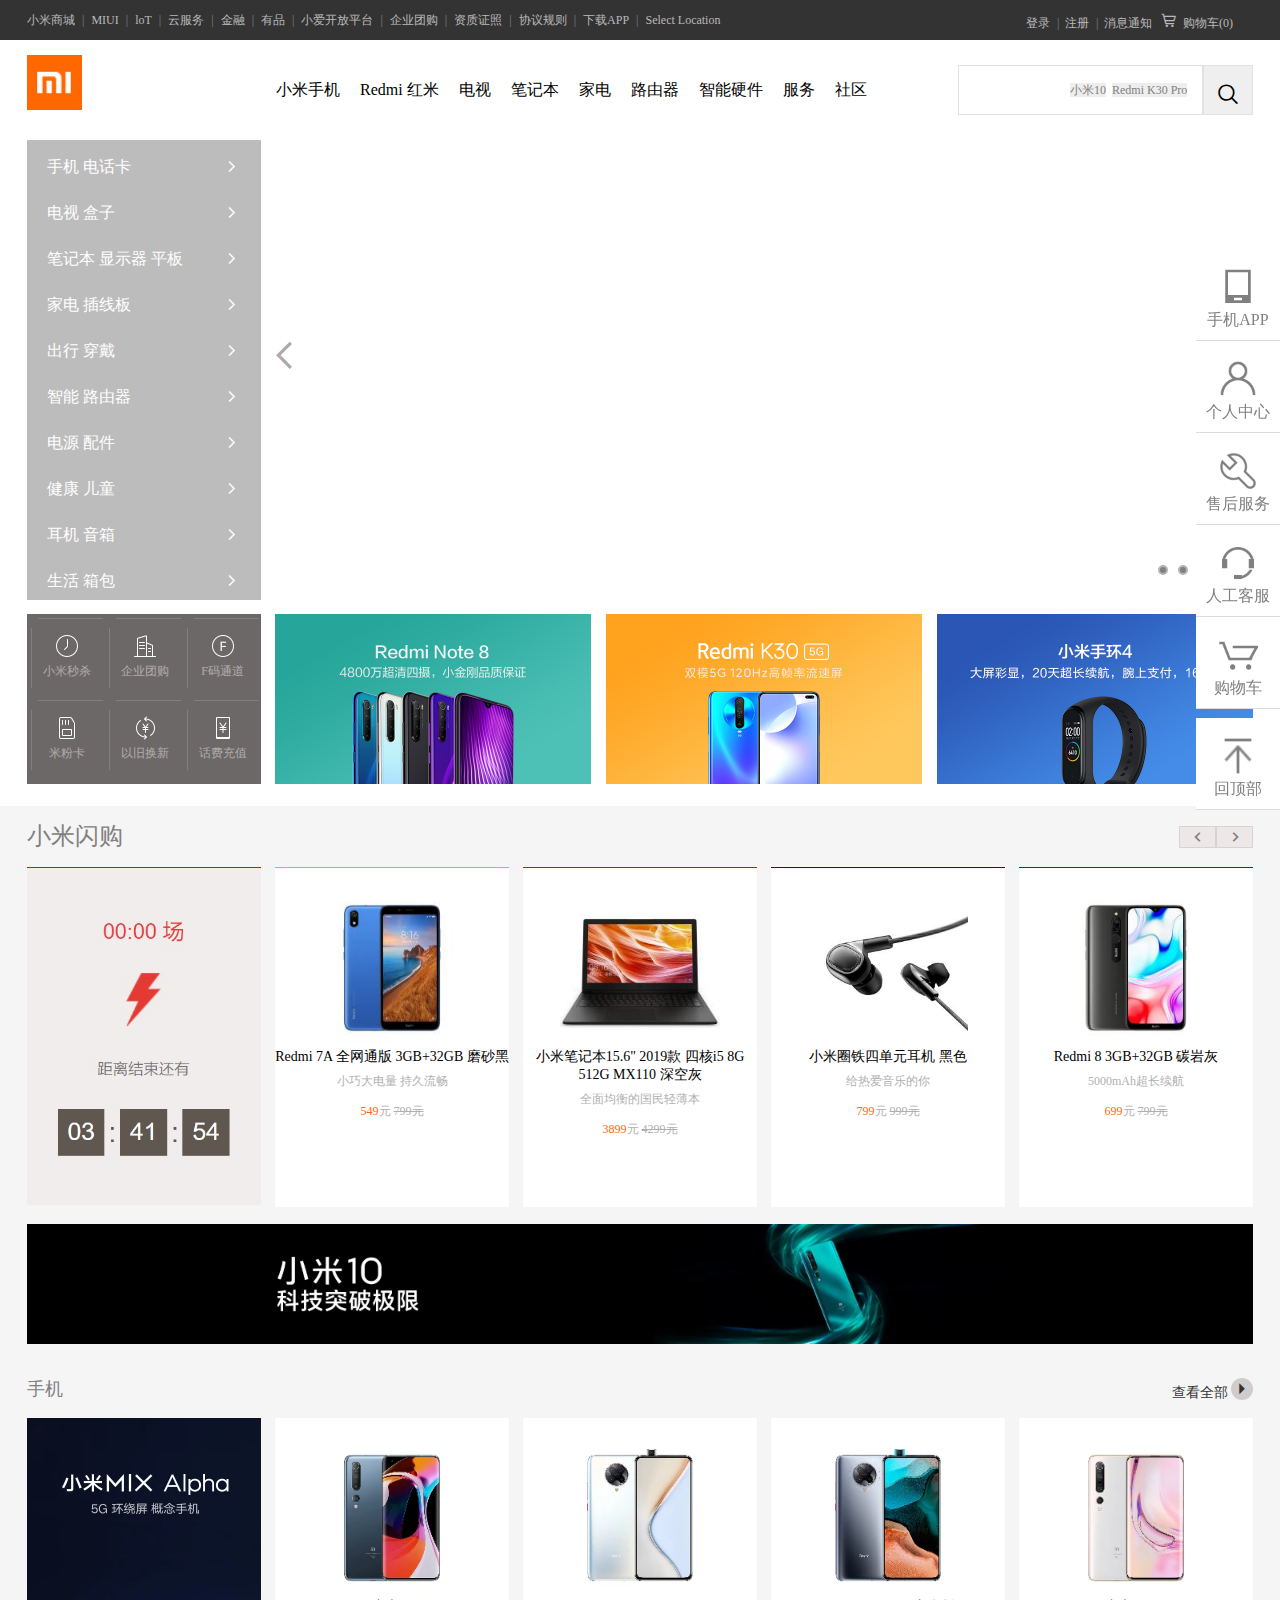
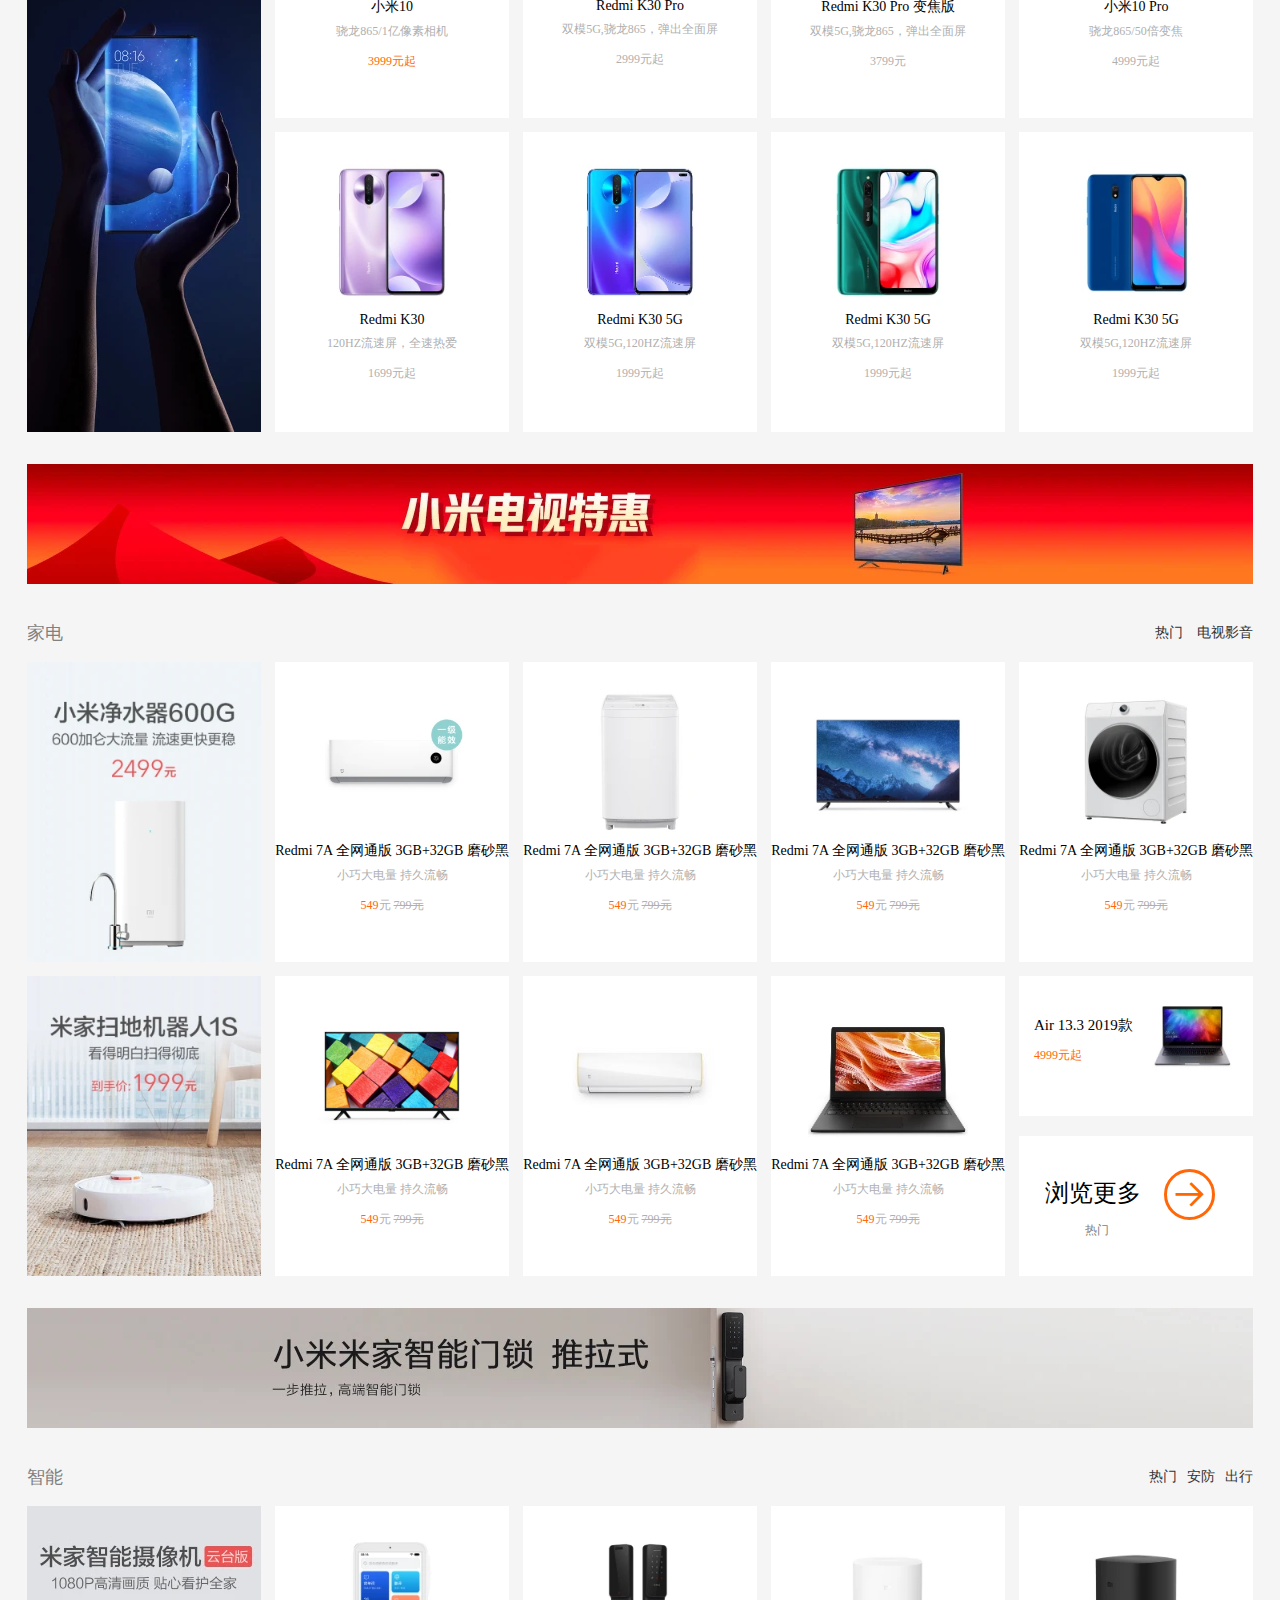
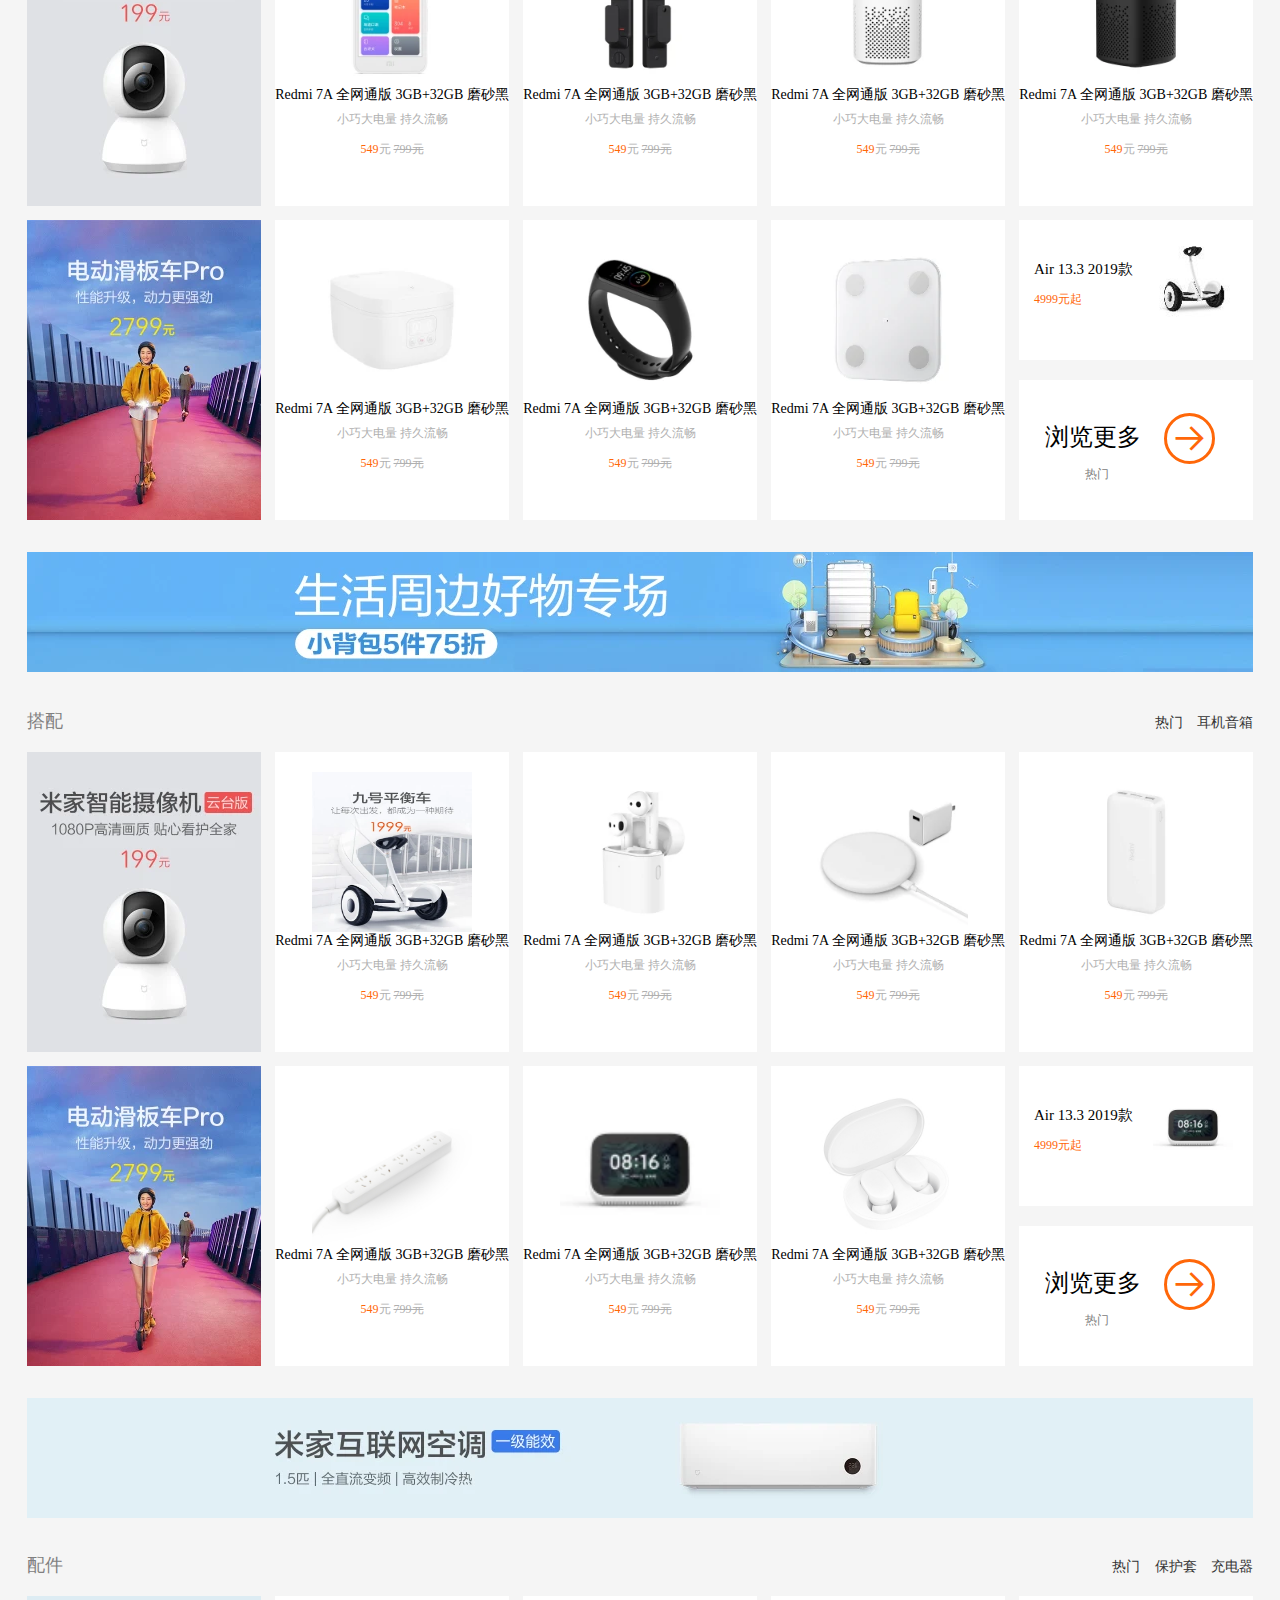
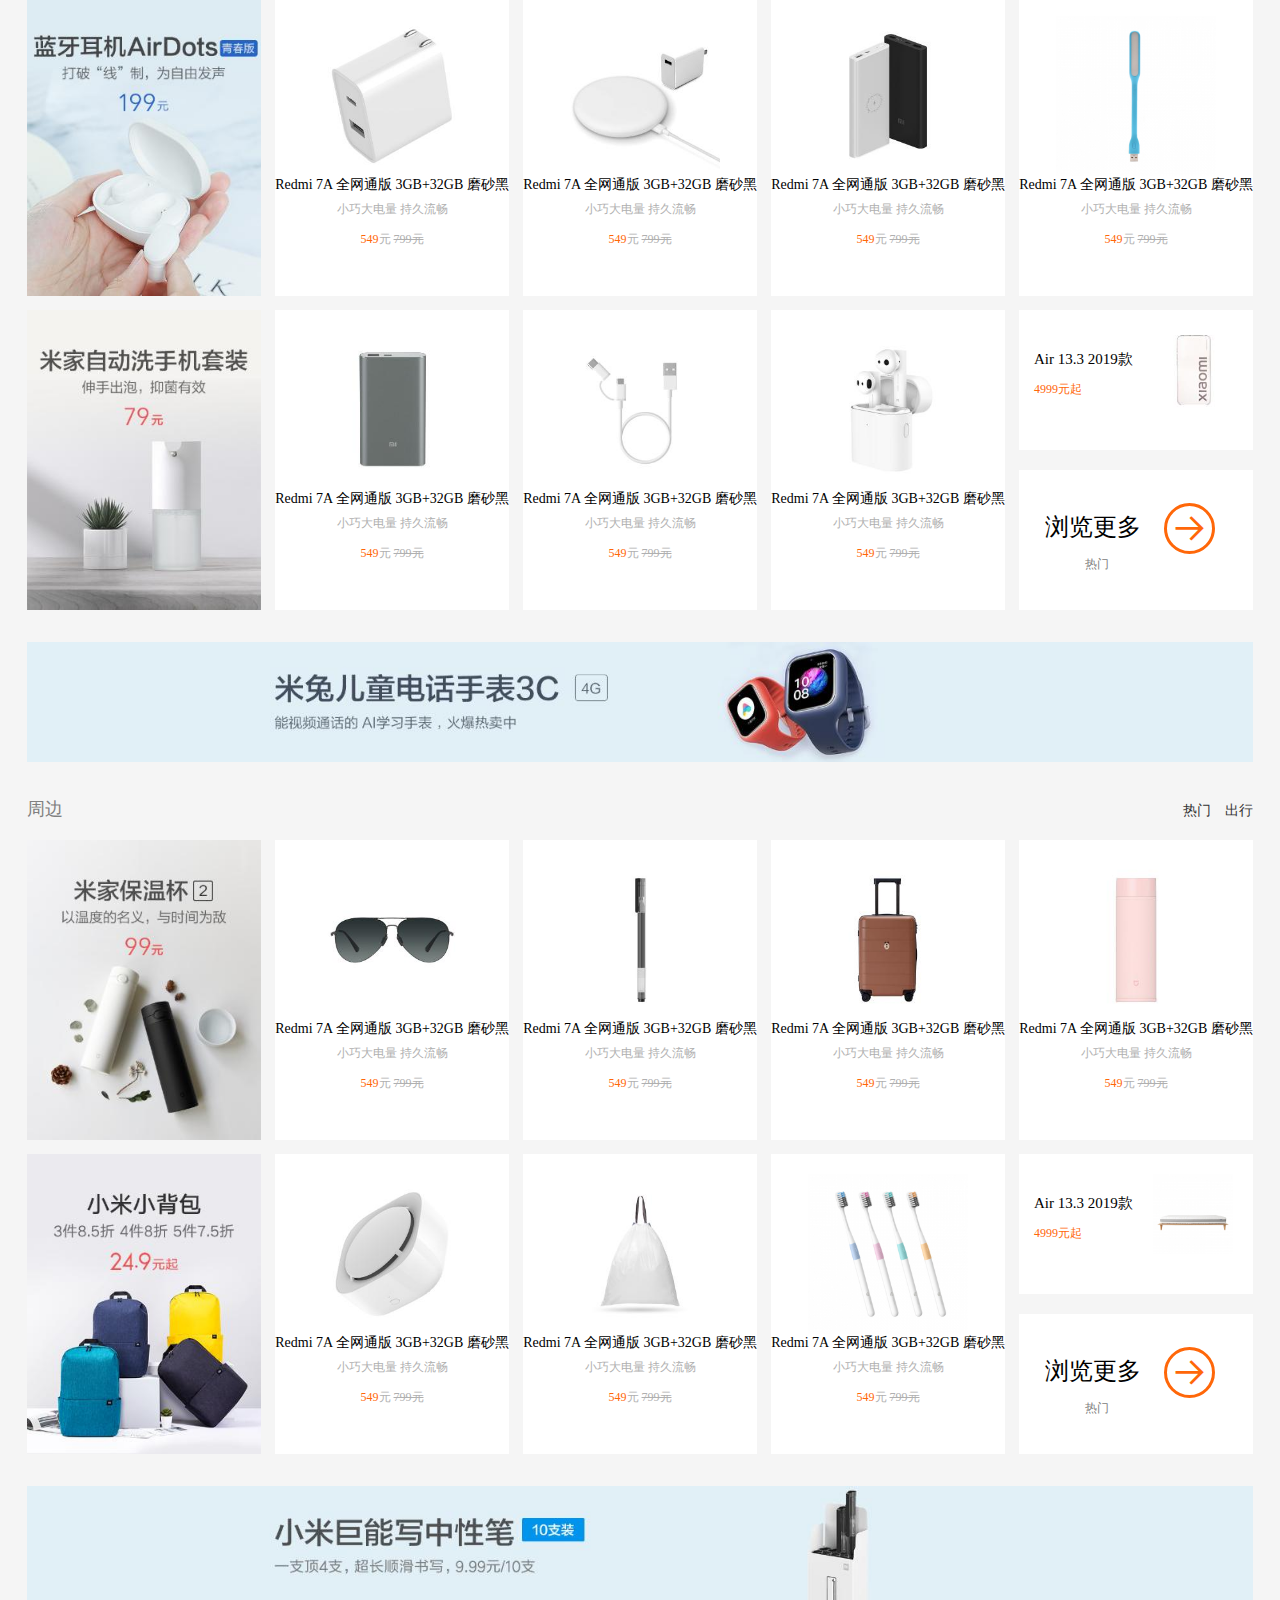
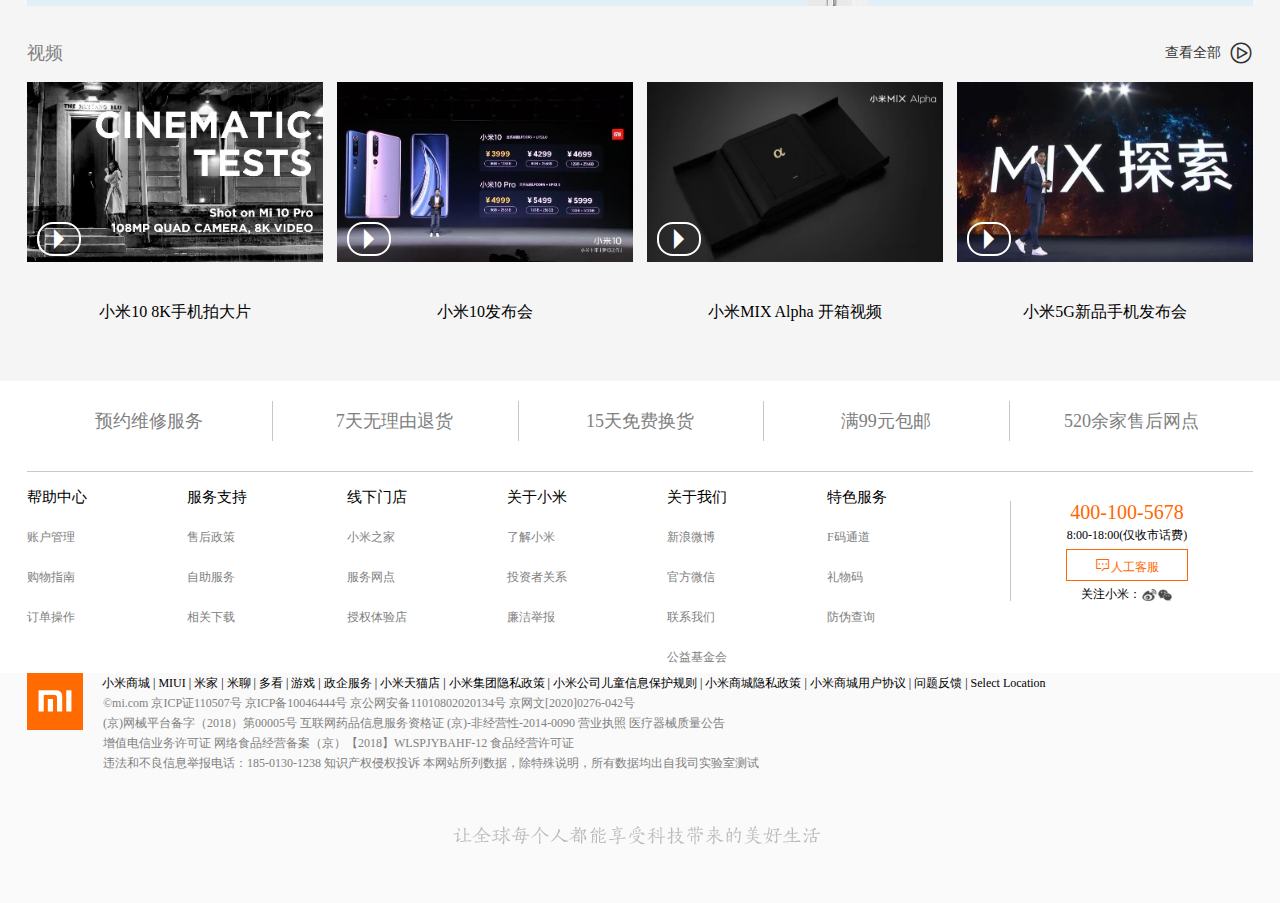
<file: index.html>
<!DOCTYPE html>
<html lang="en">
<head>
    <meta charset="UTF-8">
    <meta name="viewport" content="width=device-width, initial-scale=1.0">
    <title>小米官网</title>
    <link rel="short icon" href="https://s01.mifile.cn/favicon.ico" type="image/x-icon">
    <meta name="keywords" content="小米商城 - 小米10 Pro、Redmi K30、小米MIX Alpha，小米电视官方网站">
    <meta name="description" content="小米官网直营小米公司旗下所有产品，包括小米手机系列小米10 Pro 、小米9、小米MIX Alpha，Redmi 红米系列Redmi K30、Redmi Note 8 Pro，小米电视、笔记本、米家智能家居等，同时提供小米客户服务及售后支持.">
    <link rel="stylesheet" href="css/index.css">
    <link rel="stylesheet" href="common.css">
</head>
<body>
    <header>
        <!-- 顶部导航栏 -->
        <div id="topbar">
            <div class="content">
                <div class="left-nav">
                    <a href="">小米商城</a>
                    <span>|</span>
                    <a href="">MIUI</a>
                    <span>|</span>
                    <a href="">loT</a>
                    <span>|</span>
                    <a href="">云服务</a>
                    <span>|</span>
                    <a href="">金融</a>
                    <span>|</span>
                    <a href="">有品</a>
                    <span>|</span>
                    <a href="">小爱开放平台</a>
                    <span>|</span>
                    <a href="">企业团购</a>
                    <span>|</span>
                    <a href="">资质证照</a>
                    <span>|</span>
                    <a href="">协议规则</a>
                    <span>|</span>
                    <a href="">
                        下载APP
                        <span>
                            <img src="images/download.png">
                            小米商城APP
                        </span>
                    </a>
                    <span>|</span>
                    <a href="">Select Location</a>
                </div>
                <div class="right-nav">
                    <a href="">登录</a>
                    <span>|</span>
                    <a href="">注册</a>
                    <span>|</span>
                    <a href="">消息通知</a>
                    <a href="">
                        <span class="iconfont">&#xe63b;</span><span>购物车(0)</span>
                        <span class="shop-car">购物车中还没有商品，赶紧选购吧！</span>
                    </a>
                </div>
                <div class=""></div>
            </div>
        </div>
        <!-- 中间导航栏 -->
        <nav>
            <a href="" class="logo">
                <div></div>
                <div></div>
            </a>
            <ul>
                <li>
                    <a href="">小米手机</a>
                    <div class="item-children">
                        <div>
                            <div class="img"></div>
                            <p>小米10Pro</p>
                            <p>4999元起</p>
                        </div>
                        <div>
                            <div class="img"></div>
                            <p>小米10</p>
                            <p>3999元起</p>
                        </div>
                        <div>
                            <div class="img"></div>
                            <p>小米CC9</p>
                            <p>1499元起</p>
                        </div>
                        <div>
                            <div class="img"></div>
                            <p>小米CC9e</p>
                            <p>1299元</p>
                        </div>
                        <div>
                            <div class="img"></div>
                            <p>小米CC9 类图定制版</p>
                            <p>1999元</p>
                        </div>
                        <div>
                            <div class="img"></div>
                            <p>小米MIX</p>
                            <p>AIpha</p>
                        </div>
                    </div>
                </li>
                <li>
                    <a href="">Redmi 红米</a>
                    <div class="item-children">
                        <div>
                            <div class="img"></div>
                            <p>Redmi K30 Pro</p>
                            <p>2999元起</p>
                        </div>
                        <div>
                            <div class="img"></div>
                            <p>Redmi K30 Pro 变焦版</p>
                            <p>3799元起</p>
                        </div>
                        <div>
                            <div class="img"></div>
                            <p>Redmi K30</p>
                            <p>1699元起</p>
                        </div>
                        <div>
                            <div class="img"></div>
                            <p>Redmi K30 5G</p>
                            <p>1999元起</p>
                        </div>
                        <div>
                            <div class="img"></div>
                            <p>Redmi 8A</p>
                            <p>599元起</p>
                        </div>
                        <div>
                            <div class="img"></div>
                            <p>Redmi note 8</p>
                            <p>999元起</p>
                        </div>
                    </div>
                <li>
                    <a href="">电视</a>
                    <div class="item-children">
                        <div>
                            <div class="img"></div>
                            <p>Redmi 智能电视 MAX 98</p>
                            <p>19999元</p>
                        </div>
                        <div>
                            <div class="img"></div>
                            <p>Redmi 红米电视 70英寸 R70A</p>
                            <p>3289元</p>
                        </div>
                        <div>
                            <div class="img"></div>
                            <p>小米壁画电视 65英寸</p>
                            <p>6999元</p>
                        </div>
                        <div>
                            <div class="img"></div>
                            <p>小米全面屏电视</p>
                            <p>1799元</p>
                        </div>
                        <div>
                            <div class="img"></div>
                            <p>小米电视4A 32英寸</p>
                            <p>699元</p>
                        </div>
                        <div>
                            <div class="img"></div>
                            <p>小米电视4A 55英寸</p>
                            <p>1699元</p>
                        </div>
                    </div>
                <li>
                    <a href="">笔记本</a>
                    <div class="item-children">
                        <div>
                            <div class="img"></div>
                            <p>RedmiBook 13</p>
                            <p>4999元</p>
                        </div>
                        <div>
                            <div class="img"></div>
                            <p>小米笔记本Pro 15</p>
                            <p>5899元</p>
                        </div>
                        <div>
                            <div class="img"></div>
                            <p>RedmiBook 14</p>
                            <p>4499元</p>
                        </div>
                        <div>
                            <div class="img"></div>
                            <p>游戏本2019款</p>
                            <p>7499元</p>
                        </div>
                        <div>
                            <div class="img"></div>
                            <p>小米笔记本15.6</p>
                            <p>3999元</p>
                        </div>
                        <div>
                            <div class="img"></div>
                            <p>小米笔记本Air 12.5</p>
                            <p>3599元</p>
                        </div>
                    </div>
                <li>
                    <a href="">家电</a>
                    <div class="item-children">
                        <div>
                            <div class="img"></div>
                            <p>RedmiBook 13</p>
                            <p>4999元</p>
                        </div>
                        <div>
                            <div class="img"></div>
                            <p>小米笔记本Pro 15</p>
                            <p>5899元</p>
                        </div>
                        <div>
                            <div class="img"></div>
                            <p>RedmiBook 14</p>
                            <p>4499元</p>
                        </div>
                        <div>
                            <div class="img"></div>
                            <p>游戏本2019款</p>
                            <p>7499元</p>
                        </div>
                        <div>
                            <div class="img"></div>
                            <p>小米笔记本15.6</p>
                            <p>3999元</p>
                        </div>
                        <div>
                            <div class="img"></div>
                            <p>小米笔记本Air 12.5</p>
                            <p>3599元</p>
                        </div>
                    </div>
                <li>
                    <a href="">路由器</a>
                    <div class="item-children">
                        <div>
                            <div class="img"></div>
                            <p>RedmiBook 13</p>
                            <p>4999元</p>
                        </div>
                        <div>
                            <div class="img"></div>
                            <p>小米笔记本Pro 15</p>
                            <p>5899元</p>
                        </div>
                        <div>
                            <div class="img"></div>
                            <p>RedmiBook 14</p>
                            <p>4499元</p>
                        </div>
                        <div>
                            <div class="img"></div>
                            <p>游戏本2019款</p>
                            <p>7499元</p>
                        </div>
                        <div>
                            <div class="img"></div>
                            <p>小米笔记本15.6</p>
                            <p>3999元</p>
                        </div>
                        <div>
                            <div class="img"></div>
                            <p>小米笔记本Air 12.5</p>
                            <p>3599元</p>
                        </div>
                    </div>
                <li>
                    <a href="">智能硬件</a>
                    <div class="item-children">
                        <div>
                            <div class="img"></div>
                            <p>RedmiBook 13</p>
                            <p>4999元</p>
                        </div>
                        <div>
                            <div class="img"></div>
                            <p>小米笔记本Pro 15</p>
                            <p>5899元</p>
                        </div>
                        <div>
                            <div class="img"></div>
                            <p>RedmiBook 14</p>
                            <p>4499元</p>
                        </div>
                        <div>
                            <div class="img"></div>
                            <p>游戏本2019款</p>
                            <p>7499元</p>
                        </div>
                        <div>
                            <div class="img"></div>
                            <p>小米笔记本15.6</p>
                            <p>3999元</p>
                        </div>
                        <div>
                            <div class="img"></div>
                            <p>小米笔记本Air 12.5</p>
                            <p>3599元</p>
                        </div>
                    </div>
                <li>
                    <a href="">服务</a>
                <li>
                <li>
                    <a href="">社区</a>
                </li>
            </ul>
             <!-- 搜索框 -->
            <form action="" id="search-box">
                <input type="text" class="text">
                <div class="recommend">
                    <a href="wwww.baidu.com">Redmi K30</a>
                    <a href="">小米10</a>
                    <a href="">Redmi note 8</a>
                    <a href="">小米CC9</a>
                    <a href="">黑鲨游戏手机</a>
                    <a href="">小米电视</a>
                    <a href="">小米手机</a>
                    <a href="">路由器</a>
                    <a href="">小爱音箱</a>
                    <a href="">净水器</a>
                </div>
                <div class="default">
                    <a href="">小米10</a><a href="">Redmi K30 Pro</a>
                </div>
                <input type="submit" class="iconfont search-btn" value="&#xe63c;">
            </form>
        </nav>
    </header>
     <!-- 轮播图区域 -->
     <div class="banner">
       
        <div class="img-box">

            <a href=""><img src="images/c95d1ed0315b2b6747d4ed96a1d1d114.webp" alt=""></a>
            <a href=""><img src="images/3c409123c70dc6fa2250916cb1cf2a4b.webp" alt=""></a>
            <a href=""><img src="images/755aca9487082e7698e16f17cfb70839.webp" alt=""></a>
            <a href=""><img src="images/347836812589c95e1018973ed3aa3caa.webp" alt=""></a>
            <a href=""><img src="images/2b93c23cbd0bd73e04635820629573ee.png" alt=""></a>
            <!-- 扩大可选区 -->
            <div class="label">
                <div for="banner1"></div>
                <div for="banner2"></div>
                <div for="banner3"></div>
                <div for="banner4"></div>
                <div for="banner5"></div>
            </div>
            <span class="iconfont">&#xe673;</span>
            <span class="iconfont">&#xe671;</span>
        </div>
        <ul class="text-box">
            <li>
                手机 电话卡<span class="iconfont">&#xe673;</span>
                <div class="list">
                    <ul>
                        <li><img src="images/92b463f8e502e5d26ac488a252a05b58.webp" alt="">Redmi K30 Pro</li>
                        <li><img src="images/461bf013d08a7a91423cafcbc5ff9339.jpg" alt="">Redmi K30 Pro变焦版</li>
                        <li><img src="images/92b463f8e502e5d26ac488a252a05b58.webp" alt="">Redmi K30 Pro</li>
                        <li><img src="images/461bf013d08a7a91423cafcbc5ff9339.jpg" alt="">Redmi K30 Pro变焦版</li>
                        <li><img src="images/92b463f8e502e5d26ac488a252a05b58.webp" alt="">Redmi K30 Pro</li>
                        <li><img src="images/461bf013d08a7a91423cafcbc5ff9339.jpg" alt="">Redmi K30 Pro变焦版</li>
                    </ul>
                    <ul>
                        <li><img src="images/92b463f8e502e5d26ac488a252a05b58.webp" alt="">Redmi K30 Pro</li>
                        <li><img src="images/461bf013d08a7a91423cafcbc5ff9339.jpg" alt="">Redmi K30 Pro变焦版</li>
                        <li><img src="images/92b463f8e502e5d26ac488a252a05b58.webp" alt="">Redmi K30 Pro</li>
                        <li><img src="images/461bf013d08a7a91423cafcbc5ff9339.jpg" alt="">Redmi K30 Pro变焦版</li>
                        <li><img src="images/92b463f8e502e5d26ac488a252a05b58.webp" alt="">Redmi K30 Pro</li>
                        <li><img src="images/461bf013d08a7a91423cafcbc5ff9339.jpg" alt="">Redmi K30 Pro变焦版</li>
                        <li><img src="images/92b463f8e502e5d26ac488a252a05b58.webp" alt="">Redmi K30 Pro</li>
                        <li><img src="images/461bf013d08a7a91423cafcbc5ff9339.jpg" alt="">Redmi K30 Pro变焦版</li>
                    </ul>
                    <ul>
                        <li><img src="images/92b463f8e502e5d26ac488a252a05b58.webp" alt="">Redmi K30 Pro</li>
                        <li><img src="images/461bf013d08a7a91423cafcbc5ff9339.jpg" alt="">Redmi K30 Pro变焦版</li>
                        <li><img src="images/92b463f8e502e5d26ac488a252a05b58.webp" alt="">Redmi K30 Pro</li>
                        <li><img src="images/461bf013d08a7a91423cafcbc5ff9339.jpg" alt="">Redmi K30 Pro变焦版</li>
                        <li><img src="images/92b463f8e502e5d26ac488a252a05b58.webp" alt="">Redmi K30 Pro</li>
                        <li><img src="images/461bf013d08a7a91423cafcbc5ff9339.jpg" alt="">Redmi K30 Pro变焦版</li>
                        <li><img src="images/92b463f8e502e5d26ac488a252a05b58.webp" alt="">Redmi K30 Pro</li>
                        <li><img src="images/461bf013d08a7a91423cafcbc5ff9339.jpg" alt="">Redmi K30 Pro变焦版</li>
                    </ul>
                    <ul>
                        <li><img src="images/92b463f8e502e5d26ac488a252a05b58.webp" alt="">Redmi K30 Pro</li>
                        <li><img src="images/461bf013d08a7a91423cafcbc5ff9339.jpg" alt="">Redmi K30 Pro变焦版</li>
                        <li><img src="images/92b463f8e502e5d26ac488a252a05b58.webp" alt="">Redmi K30 Pro</li>
                    </ul>
                </div>
            </li>
            <li>
                电视 盒子<span class="iconfont">&#xe673;</span>
                <div class="list">
                    <ul>
                        <li><img src="images/9d649ec3d7d14da7090e396d56b7cc92.jpg" alt="">Redmi 智能电视 MAX 98</li>
                        <li><img src="images/23316088a9182a08c624958319924d8d.png" alt="">小米电视5 55英寸</li>
                        <li><img src="images/9d649ec3d7d14da7090e396d56b7cc92.jpg" alt="">Redmi 智能电视 MAX 98</li>
                        <li><img src="images/23316088a9182a08c624958319924d8d.png" alt="">小米电视5 55英寸</li>
                        <li><img src="images/9d649ec3d7d14da7090e396d56b7cc92.jpg" alt="">Redmi 智能电视 MAX 98</li>
                        <li><img src="images/23316088a9182a08c624958319924d8d.png" alt="">小米电视5 55英寸</li>
                    </ul>
                    <ul>
                        <li><img src="images/9d649ec3d7d14da7090e396d56b7cc92.jpg" alt="">Redmi 智能电视 MAX 98</li>
                        <li><img src="images/23316088a9182a08c624958319924d8d.png" alt="">小米电视5 55英寸</li>
                        <li><img src="images/9d649ec3d7d14da7090e396d56b7cc92.jpg" alt="">Redmi 智能电视 MAX 98</li>
                        <li><img src="images/23316088a9182a08c624958319924d8d.png" alt="">小米电视5 55英寸</li>
                        <li><img src="images/9d649ec3d7d14da7090e396d56b7cc92.jpg" alt="">Redmi 智能电视 MAX 98</li>
                        <li><img src="images/23316088a9182a08c624958319924d8d.png" alt="">小米电视5 55英寸</li>
                    </ul>
                    <ul>
                        <li><img src="images/9d649ec3d7d14da7090e396d56b7cc92.jpg" alt="">Redmi 智能电视 MAX 98</li>
                        <li><img src="images/23316088a9182a08c624958319924d8d.png" alt="">小米电视5 55英寸</li>
                        <li><img src="images/9d649ec3d7d14da7090e396d56b7cc92.jpg" alt="">Redmi 智能电视 MAX 98</li>
                        <li><img src="images/23316088a9182a08c624958319924d8d.png" alt="">小米电视5 55英寸</li>
                        <li><img src="images/9d649ec3d7d14da7090e396d56b7cc92.jpg" alt="">Redmi 智能电视 MAX 98</li>
                        <li><img src="images/23316088a9182a08c624958319924d8d.png" alt="">小米电视5 55英寸</li>
                    </ul>
                    <ul>
                        <li><img src="images/9d649ec3d7d14da7090e396d56b7cc92.jpg" alt="">Redmi 智能电视 MAX 98</li>
                        <li><img src="images/23316088a9182a08c624958319924d8d.png" alt="">小米电视5 55英寸</li>
                        <li><img src="images/9d649ec3d7d14da7090e396d56b7cc92.jpg" alt="">Redmi 智能电视 MAX 98</li>
                        <li><img src="images/23316088a9182a08c624958319924d8d.png" alt="">小米电视5 55英寸</li>
                        <li><img src="images/9d649ec3d7d14da7090e396d56b7cc92.jpg" alt="">Redmi 智能电视 MAX 98</li>
                        <li><img src="images/23316088a9182a08c624958319924d8d.png" alt="">小米电视5 55英寸</li>
                    </ul>
                </div>
            </li>
            <li>
                笔记本 显示器 平板<span class="iconfont">&#xe673;</span>
                <div class="list">
                    <ul>
                        <li><img src="images/aee86bcd8bf491eb78ae234d2e188a66.jpg" alt="">Redmi 智能电视 MAX 98</li>
                        <li><img src="images/b32e4db4b53b0c56c6040f094e96d945.png" alt="">小米电视5 55英寸</li>
                        <li><img src="images/131e5d409e62eedb94577cae11c530f1.jpg" alt="">Redmi 智能电视 MAX 98</li>
                        <li><img src="images/23316088a9182a08c624958319924d8d.png" alt="">小米电视5 55英寸</li>
                        <li><img src="images/9d649ec3d7d14da7090e396d56b7cc92.jpg" alt="">Redmi 智能电视 MAX 98</li>
                        <li><img src="images/23316088a9182a08c624958319924d8d.png" alt="">小米电视5 55英寸</li>
                    </ul>
                    <ul>
                        <li><img src="images/aee86bcd8bf491eb78ae234d2e188a66.jpg" alt="">Redmi 智能电视 MAX 98</li>
                        <li><img src="images/b32e4db4b53b0c56c6040f094e96d945.png" alt="">小米电视5 55英寸</li>
                        <li><img src="images/131e5d409e62eedb94577cae11c530f1.jpg" alt="">Redmi 智能电视 MAX 98</li>
                        <li><img src="images/23316088a9182a08c624958319924d8d.png" alt="">小米电视5 55英寸</li>
                        <li><img src="images/9d649ec3d7d14da7090e396d56b7cc92.jpg" alt="">Redmi 智能电视 MAX 98</li>
                        <li><img src="images/23316088a9182a08c624958319924d8d.png" alt="">小米电视5 55英寸</li>
                    </ul>
                </div>
               
            </li>
            <li>
                家电 插线板<span class="iconfont">&#xe673;</span>
                <div class="list">
                    <ul>
                        <li><img src="images/abeb200aaaee68d4635c6235d3ffb3f3.webp" alt="">Redmi 智能电视 MAX 98</li>
                        <li><img src="images/f7f39b7ac49227fc59c3f2b2105d25d6.webp" alt="">小米电视5 55英寸</li>
                        <li><img src="images/abeb200aaaee68d4635c6235d3ffb3f3.webp" alt="">Redmi 智能电视 MAX 98</li>
                        <li><img src="images/f7f39b7ac49227fc59c3f2b2105d25d6.webp" alt="">小米电视5 55英寸</li>
                        <li><img src="images/abeb200aaaee68d4635c6235d3ffb3f3.webp" alt="">Redmi 智能电视 MAX 98</li>
                        <li><img src="images/f7f39b7ac49227fc59c3f2b2105d25d6.webp" alt="">小米电视5 55英寸</li>
                    </ul>
                    <ul>
                        <li><img src="images/abeb200aaaee68d4635c6235d3ffb3f3.webp" alt="">Redmi 智能电视 MAX 98</li>
                        <li><img src="images/f7f39b7ac49227fc59c3f2b2105d25d6.webp" alt="">小米电视5 55英寸</li>
                        <li><img src="images/abeb200aaaee68d4635c6235d3ffb3f3.webp" alt="">Redmi 智能电视 MAX 98</li>
                        <li><img src="images/f7f39b7ac49227fc59c3f2b2105d25d6.webp" alt="">小米电视5 55英寸</li>
                        <li><img src="images/abeb200aaaee68d4635c6235d3ffb3f3.webp" alt="">Redmi 智能电视 MAX 98</li>
                        <li><img src="images/f7f39b7ac49227fc59c3f2b2105d25d6.webp" alt="">小米电视5 55英寸</li>
                    </ul>
                </div>
            </li>
            <li>
                出行 穿戴 <span class="iconfont">&#xe673;</span>
                <div class="list">
                    <ul>
                        <li><img src="images/3cc76c2ce836255c1b2e3e1cf477cfef.webp" alt="">小米手表</li>
                        <li><img src="images/4dd7eeff34b478acd2cf3eec99b78c96.png" alt="">手环手表</li>
                        <li><img src="images/3cc76c2ce836255c1b2e3e1cf477cfef.webp" alt="">小米手表</li>
                        <li><img src="images/4dd7eeff34b478acd2cf3eec99b78c96.png" alt="">手环手表</li>
                        <li><img src="images/3cc76c2ce836255c1b2e3e1cf477cfef.webp" alt="">小米手表</li>
                        <li><img src="images/4dd7eeff34b478acd2cf3eec99b78c96.png" alt="">手环手表</li>
                    </ul>
                </div>
            </li>
            <li>智能 路由器<span class="iconfont">&#xe673;</span>
                <div class="list">
                    <ul>
                        <li><img src="images/5a18e471294cf49b6937ae90fac6d583.webp" alt="">小米手表</li>
                        <li><img src="images/4dd7eeff34b478acd2cf3eec99b78c96.png" alt="">手环手表</li>
                        <li><img src="images/067f4a6f0ffb264ed40734a97deae52d.jpg" alt="">小米手表</li>
                        <li><img src="images/4dd7eeff34b478acd2cf3eec99b78c96.png" alt="">手环手表</li>
                        <li><img src="images/3cc76c2ce836255c1b2e3e1cf477cfef.webp" alt="">小米手表</li>
                        <li><img src="images/21fedf7ba9019bce59cbc4856f907076.jpg" alt="">手环手表</li>
                    </ul>
                </div>
            </li>
            <li>电源 配件<span class="iconfont">&#xe673;</span>
                <div class="list">
                    <ul>
                        <li><img src="images/5a18e471294cf49b6937ae90fac6d583.webp" alt="">小米手表</li>
                        <li><img src="images/4dd7eeff34b478acd2cf3eec99b78c96.png" alt="">手环手表</li>
                        <li><img src="images/067f4a6f0ffb264ed40734a97deae52d.jpg" alt="">小米手表</li>
                        <li><img src="images/4dd7eeff34b478acd2cf3eec99b78c96.png" alt="">手环手表</li>
                        <li><img src="images/3cc76c2ce836255c1b2e3e1cf477cfef.webp" alt="">小米手表</li>
                        <li><img src="images/21fedf7ba9019bce59cbc4856f907076.jpg" alt="">手环手表</li>
                    </ul>
                </div>
            </li>
            <li>健康 儿童<span class="iconfont">&#xe673;</span>
                <div class="list">
                    <ul>
                        <li><img src="images/5a18e471294cf49b6937ae90fac6d583.webp" alt="">小米手表</li>
                        <li><img src="images/4dd7eeff34b478acd2cf3eec99b78c96.png" alt="">手环手表</li>
                        <li><img src="images/067f4a6f0ffb264ed40734a97deae52d.jpg" alt="">小米手表</li>
                        <li><img src="images/4dd7eeff34b478acd2cf3eec99b78c96.png" alt="">手环手表</li>
                        <li><img src="images/3cc76c2ce836255c1b2e3e1cf477cfef.webp" alt="">小米手表</li>
                        <li><img src="images/21fedf7ba9019bce59cbc4856f907076.jpg" alt="">手环手表</li>
                    </ul>
                </div>
            </li>
            <li>耳机 音箱<span class="iconfont">&#xe673;</span>
                <div class="list">
                    <ul>
                        <li><img src="images/5a18e471294cf49b6937ae90fac6d583.webp" alt="">小米手表</li>
                        <li><img src="images/4dd7eeff34b478acd2cf3eec99b78c96.png" alt="">手环手表</li>
                        <li><img src="images/067f4a6f0ffb264ed40734a97deae52d.jpg" alt="">小米手表</li>
                        <li><img src="images/4dd7eeff34b478acd2cf3eec99b78c96.png" alt="">手环手表</li>
                        <li><img src="images/3cc76c2ce836255c1b2e3e1cf477cfef.webp" alt="">小米手表</li>
                        <li><img src="images/21fedf7ba9019bce59cbc4856f907076.jpg" alt="">手环手表</li>
                    </ul>
                </div>
            </li>
            <li>生活 箱包<span class="iconfont">&#xe673;</span>
                <div class="list">
                    <ul>
                        <li><img src="images/5a18e471294cf49b6937ae90fac6d583.webp" alt="">小米手表</li>
                        <li><img src="images/4dd7eeff34b478acd2cf3eec99b78c96.png" alt="">手环手表</li>
                        <li><img src="images/067f4a6f0ffb264ed40734a97deae52d.jpg" alt="">小米手表</li>
                        <li><img src="images/4dd7eeff34b478acd2cf3eec99b78c96.png" alt="">手环手表</li>
                        <li><img src="images/3cc76c2ce836255c1b2e3e1cf477cfef.webp" alt="">小米手表</li>
                        <li><img src="images/21fedf7ba9019bce59cbc4856f907076.jpg" alt="">手环手表</li>
                    </ul>
                    <ul>
                        <li><img src="images/5a18e471294cf49b6937ae90fac6d583.webp" alt="">小米手表</li>
                        <li><img src="images/4dd7eeff34b478acd2cf3eec99b78c96.png" alt="">手环手表</li>
                        <li><img src="images/067f4a6f0ffb264ed40734a97deae52d.jpg" alt="">小米手表</li>
                        <li><img src="images/4dd7eeff34b478acd2cf3eec99b78c96.png" alt="">手环手表</li>
                        <li><img src="images/3cc76c2ce836255c1b2e3e1cf477cfef.webp" alt="">小米手表</li>
                        <li><img src="images/21fedf7ba9019bce59cbc4856f907076.jpg" alt="">手环手表</li>
                    </ul>
                </div>
            </li>
        </ul>
    </div>
    <div class="sub-row">
        <ul>
            <li>
                <a href=""><img src="images/82abdba456e8caaea5848a0cddce03db.png">小米秒杀</a>
            </li>
            <li>
                <a href=""><img src="images/806f2dfb2d27978e33fe3815d3851fa3.png">企业团购</a>
            </li>
            <li>
                <a href=""><img src="images/eded6fa3b897a058163e2485532c4f10.png">F码通道</a>
            </li>
            <li>
                <a href=""><img src="images/43a3195efa6a3cc7662efed8e7abe8bf.png">米粉卡</a>
            </li>
            <li>
                <a href=""><img src="images/f4846bca6010a0deb9f85464409862af.png">以旧换新</a>
            </li>
            <li>
                <a href=""><img src="images/9a76d7636b08e0988efb4fc384ae497b.png">话费充值</a>
            </li>
        </ul>
        <div>
            <img src="images/35a2239e10e392af73b6b7a737a039d6.jpg" alt="">
            <img src="images/50beb6e77e316ff0637d79ad1869572e.jpg" alt="">
            <img src="images/816a66edef10673b4768128b41804cae.jpg" alt="">
        </div>
    </div>
    <div class="section">
        <section class="section1">
            <h2>小米闪购
                <span class="iconfont">&#xe673;</span>
                <span class="iconfont">&#xe671;</span>
            </h2>
            <div class="product-list">
                <div class="timer">
                   
                </div>
                <div>
                    <img src="images/pms_1558861752.64448370.jpg" alt="">
                    <h3>Redmi 7A 全网通版 3GB+32GB 磨砂黑</h3>
                    <p>小巧大电量 持久流畅</p>
                    <p><span>549</span>元 <del>799元</del></p>
                </div>
                <div>
                    <img src="images/pms_1553738425.08569829.jpg" alt="">
                    <h3>小米笔记本15.6" 2019款 四核i5 8G 512G MX110 深空灰</h3>
                    <p>全面均衡的国民轻薄本</p>
                    <p><span>3899</span>元 <del>4299元</del></p>
                </div>
                <div>
                    <img src="images/pms_1571384720.99968563.jpg" alt="">
                    <h3>小米圈铁四单元耳机 黑色</h3>
                    <p>给热爱音乐的你</p>
                    <p><span>799</span>元 <del>999元</del></p>
                </div>
                <div>
                    <img src="images/pms_1570878880.65599134.jpg" alt="">
                    <h3>Redmi 8 3GB+32GB 碳岩灰</h3>
                    <p>5000mAh超长续航</p>
                    <p><span>699</span>元 <del>799元</del></p>
                </div>
            </div>
            <img src="images/30c0a3c4e8039d35d9b5c616a11224e0.jpg" alt="">
        </section>
        <section class="section2">
            <h2>手机
                <a href="">查看全部 <span class="iconfont">&#xe679;</span></a>
            </h2>
            <div class="product-list">
                <img src="images/574c6643ab91c6618bfb2d0e2c761d0b.webp" alt="">
                <ul class="right">
                    <li>
                        <img src="images/0099822e42b4428cb25c4cdebc6ca53d.webp" alt="">
                        <h3>小米10</h3>
                        <p>骁龙865/1亿像素相机</p>
                        <p><span>3999元起</p>
                    </li>
                    <li>
                        <img src="images/c1aafa589258a4d9fdf49831b457418d.webp" alt="">
                        <h3>Redmi K30 Pro</h3>
                        <p>双模5G,骁龙865，弹出全面屏</p>
                        <p>2999元起</p>
                    </li>
                    <li>
                        <img src="images/7cfdbce40301133a287e9e57faa37bdf.webp" alt="">
                        <h3>Redmi K30 Pro 变焦版</h3>
                        <p>双模5G,骁龙865，弹出全面屏</p>
                        <p>3799元</p>
                    </li>
                    <li>
                        <img src="images/ccd09671448c4cdb4a3817f68f788662.webp" alt="">
                        <h3>小米10 Pro</h3>
                        <p>骁龙865/50倍变焦</p>
                        <p>4999元起</p>
                    </li>
                    <li>
                        <img src="images/2c16238f786e4f93bdb175d7bf21aa47.webp" alt="">
                        <h3>Redmi K30</h3>
                        <p>120HZ流速屏，全速热爱</p>
                        <p>1699元起</p>
                    </li>
                    <li>
                        <img src="images/53641901fbc28cbcdb495b17fdf69e46.webp" alt="">
                        <h3>Redmi K30 5G</h3>
                        <p>双模5G,120HZ流速屏</p>
                        <p>1999元起</p>
                    </li>
                    <li>
                        <img src="images/d295c4fb500d163a7045dc715b47f808.webp" alt="">
                        <h3>Redmi K30 5G</h3>
                        <p>双模5G,120HZ流速屏</p>
                        <p>1999元起</p>
                    </li>
                    <li>
                        <img src="images/c924c3f3436b6934495fd98f159ee3f7.webp" alt="">
                        <h3>Redmi K30 5G</h3>
                        <p>双模5G,120HZ流速屏</p>
                        <p>1999元起</p>
                    </li>
                </ul>
            </div>
            <img src="images/41d16e66381cfeda7b6b39ab67678d5e.webp" alt="">
        </section>
        <section class="section3">
            <h2>家电
                <div class="right">
                    <a href="" class="hot">热门</a>
                    <a href="" class="TV">电视影音</a>
                </div>
            </h2>
            <div class="product-list">
                <div class="left">
                    <img src="images/b56fd90a60e3d9e5d87dae9fbd427ea8.webp" alt="">
                    <img src="images/b67de5a8ce9025fb5d8bac66e019d1c3.webp" alt=""> 
                </div>
                <ul class="right">
                    <li>
                        <img src="images/8ce424d6fe93dfb74733b5838140b7ee.webp" alt="">
                        <h3>Redmi 7A 全网通版 3GB+32GB 磨砂黑</h3>
                        <p>小巧大电量 持久流畅</p>
                        <p><span>549</span>元 <del>799元</del></p>
                    </li>
                    <li>
                        <img src="images/b8c63a2024528fe5410ebe669b7d2407.webp" alt="">
                        <h3>Redmi 7A 全网通版 3GB+32GB 磨砂黑</h3>
                        <p>小巧大电量 持久流畅</p>
                        <p><span>549</span>元 <del>799元</del></p>
                    </li>
                    <li>
                        <img src="images/ef6b4e9b9151849b3b1fb1dbf069c6ed.webp" alt="">
                        <h3>Redmi 7A 全网通版 3GB+32GB 磨砂黑</h3>
                        <p>小巧大电量 持久流畅</p>
                        <p><span>549</span>元 <del>799元</del></p>
                    </li>
                    <li>
                        <img src="images/ec20453216dcd42f982cffe5fdbc3115.webp" alt="">
                        <h3>Redmi 7A 全网通版 3GB+32GB 磨砂黑</h3>
                        <p>小巧大电量 持久流畅</p>
                        <p><span>549</span>元 <del>799元</del></p>
                    </li>
                    <li>
                        <img src="images/ef617fac-7489-436d-b74e-c43582f09633!200x200.jpg" alt="">
                        <h3>Redmi 7A 全网通版 3GB+32GB 磨砂黑</h3>
                        <p>小巧大电量 持久流畅</p>
                        <p><span>549</span>元 <del>799元</del></p>
                    </li>
                    <li>
                        <img src="images/2b911be4c2f156bb6e4cf367c6080045.jpg" alt="">
                        <h3>Redmi 7A 全网通版 3GB+32GB 磨砂黑</h3>
                        <p>小巧大电量 持久流畅</p>
                        <p><span>549</span>元 <del>799元</del></p>
                    </li>
                    <li>
                        <img src="images/cd2aa2dcad6440b469c22e27db9b6236.webp" alt="">
                        <h3>Redmi 7A 全网通版 3GB+32GB 磨砂黑</h3>
                        <p>小巧大电量 持久流畅</p>
                        <p><span>549</span>元 <del>799元</del></p>
                    </li>
                    <div>
                        <p>Air 13.3 2019款</p>
                        <a href="">4999元起</a>
                        <img src="images/74e573c4c0d89048392d14831cc507d5.webp" alt="">
                    </div>
                    <div>
                        <h2>浏览更多</h2>
                        <p>热门</p>
                        <span class="iconfont">&#xe67e;</span>
                    </div>
                </ul>
            </div>
            <img src="images/59e8fc8ba9718c266882719fb4bbcedd.webp" alt="">
        </section>
        <section class="section4">
            <h2>智能
                <div class="right">
                    <a href="">热门</a>
                    <a href="">安防</a>
                    <a href="">出行</a>
                </div>
            </h2>
            <div class="product-list">
                <div class="left">
                    <img src="images/45c23f5b9a927b2dc49c25277e07727c.webp" alt="">
                    <img src="images/a660ce095e8f553a9ed1515265f4e9fc.webp" alt=""> 
                </div>
                <ul class="right">
                    <li>
                        <img src="images/011dd8493ad62f3793dbb63d9fbd3bc0.webp" alt="">
                        <h3>Redmi 7A 全网通版 3GB+32GB 磨砂黑</h3>
                        <p>小巧大电量 持久流畅</p>
                        <p><span>549</span>元 <del>799元</del></p>
                    </li>
                    <li>
                        <img src="images/0baacf6e54cbf89cab2c543cc02344e9.webp" alt="">
                        <h3>Redmi 7A 全网通版 3GB+32GB 磨砂黑</h3>
                        <p>小巧大电量 持久流畅</p>
                        <p><span>549</span>元 <del>799元</del></p>
                    </li>
                    <li>
                        <img src="images/e7c6e79433c883e1a022ec21402c1679.webp" alt="">
                        <h3>Redmi 7A 全网通版 3GB+32GB 磨砂黑</h3>
                        <p>小巧大电量 持久流畅</p>
                        <p><span>549</span>元 <del>799元</del></p>
                    </li>
                    <li>
                        <img src="images/44a30f0da2aacb66a0f896293ebc703f.webp" alt="">
                        <h3>Redmi 7A 全网通版 3GB+32GB 磨砂黑</h3>
                        <p>小巧大电量 持久流畅</p>
                        <p><span>549</span>元 <del>799元</del></p>
                    </li>
                    <li>
                        <img src="images/b42e49c6c0208f2de5a2f7a491a3af46.webp" alt="">
                        <h3>Redmi 7A 全网通版 3GB+32GB 磨砂黑</h3>
                        <p>小巧大电量 持久流畅</p>
                        <p><span>549</span>元 <del>799元</del></p>
                    </li>
                    <li>
                        <img src="images/e850fa029579ba886e3d5c81f00ae534.webp" alt="">
                        <h3>Redmi 7A 全网通版 3GB+32GB 磨砂黑</h3>
                        <p>小巧大电量 持久流畅</p>
                        <p><span>549</span>元 <del>799元</del></p>
                    </li>
                    <li>
                        <img src="images/550177d2e54387521bce9e78cb2949dd.webp" alt="">
                        <h3>Redmi 7A 全网通版 3GB+32GB 磨砂黑</h3>
                        <p>小巧大电量 持久流畅</p>
                        <p><span>549</span>元 <del>799元</del></p>
                    </li>
                    <div>
                        <p>Air 13.3 2019款</p>
                        <a href="">4999元起</a>
                        <img src="images/T1r_x_BgLT1RXrhCrK.jpg" alt="">
                    </div>
                    <div>
                        <h2>浏览更多</h2>
                        <p>热门</p>
                        <span class="iconfont">&#xe67e;</span>
                    </div>
                </ul>
            </div>
            <img src="images/8d4d01f5a7e3a61ce0ed5252d4082cc5.webp" alt="">
        </section>
        <section class="section5">
            <h2>搭配
                <div class="right">
                    <a href="" class="hot">热门</a>
                    <a href="" class="TV">耳机音箱</a>
                </div>
            </h2>
            <div class="product-list">
                <div class="left">
                    <img src="images/45c23f5b9a927b2dc49c25277e07727c.webp" alt="">
                    <img src="images/a660ce095e8f553a9ed1515265f4e9fc.webp" alt=""> 
                </div>
                <ul class="right">
                    <li>
                        <img src="images/6874615b3c50e837ffe532eb6ea4ef1a.webp" alt="">
                        <h3>Redmi 7A 全网通版 3GB+32GB 磨砂黑</h3>
                        <p>小巧大电量 持久流畅</p>
                        <p><span>549</span>元 <del>799元</del></p>
                    </li>
                    <li>
                        <img src="images/50649d7b5706f4cd9f658e93db6b6564.webp" alt="">
                        <h3>Redmi 7A 全网通版 3GB+32GB 磨砂黑</h3>
                        <p>小巧大电量 持久流畅</p>
                        <p><span>549</span>元 <del>799元</del></p>
                    </li>
                    <li>
                        <img src="images/9eb0178e3bfeb7d170edd641fb4be4bc.webp" alt="">
                        <h3>Redmi 7A 全网通版 3GB+32GB 磨砂黑</h3>
                        <p>小巧大电量 持久流畅</p>
                        <p><span>549</span>元 <del>799元</del></p>
                    </li>
                    <li>
                        <img src="images/eaf70e0e9905de6452f07b1f48fcc386.webp" alt="">
                        <h3>Redmi 7A 全网通版 3GB+32GB 磨砂黑</h3>
                        <p>小巧大电量 持久流畅</p>
                        <p><span>549</span>元 <del>799元</del></p>
                    </li>
                    <li>
                        <img src="images/5dd69c0a-8f4a-b42f-d840-6c5a47f2cd03!200x200.jpg" alt="">
                        <h3>Redmi 7A 全网通版 3GB+32GB 磨砂黑</h3>
                        <p>小巧大电量 持久流畅</p>
                        <p><span>549</span>元 <del>799元</del></p>
                    </li>
                    <li>
                        <img src="images/321610e787393c42e5cb2e5730a7681d.jpg" alt="">
                        <h3>Redmi 7A 全网通版 3GB+32GB 磨砂黑</h3>
                        <p>小巧大电量 持久流畅</p>
                        <p><span>549</span>元 <del>799元</del></p>
                    </li>
                    <li>
                        <img src="images/92af1f21293fabfbf2a112892b864925!200x200.jpg" alt="">
                        <h3>Redmi 7A 全网通版 3GB+32GB 磨砂黑</h3>
                        <p>小巧大电量 持久流畅</p>
                        <p><span>549</span>元 <del>799元</del></p>
                    </li>
                    <div>
                        <p>Air 13.3 2019款</p>
                        <a href="">4999元起</a>
                        <img src="images/321610e787393c42e5cb2e5730a7681d.jpg" alt="">
                    </div>
                    <div>
                        <h2>浏览更多</h2>
                        <p>热门</p>
                        <span class="iconfont">&#xe67e;</span>
                    </div>
                </ul>
            </div>
            <img src="images/89c2a209b742fce9b10d9d196149d634.webp" alt="">
        </section>
        <section class="section6">
            <h2>配件
                <div class="right">
                    <a href="" class="hot">热门</a>
                    <a href="" class="TV">保护套</a>
                    <a href="" class="TV">充电器</a>
                </div>
            </h2>
            <div class="product-list">
                <div class="left">
                    <img src="images/739ebd8abfc2b1be8866a2c1ad87e709.jpg" alt="">
                    <img src="images/ffe4182f1d9a5befdf2380ec90ae1620.jpg" alt=""> 
                </div>
                <ul class="right">
                    <li>
                        <img src="images/1fba6c4f1a19200778ac3b1671b087cd.jpg" alt="">
                        <h3>Redmi 7A 全网通版 3GB+32GB 磨砂黑</h3>
                        <p>小巧大电量 持久流畅</p>
                        <p><span>549</span>元 <del>799元</del></p>
                    </li>
                    <li>
                        <img src="images/9eb0178e3bfeb7d170edd641fb4be4bc.jpg" alt="">
                        <h3>Redmi 7A 全网通版 3GB+32GB 磨砂黑</h3>
                        <p>小巧大电量 持久流畅</p>
                        <p><span>549</span>元 <del>799元</del></p>
                    </li>
                    <li>
                        <img src="images/1f32af53d1ad60f4980146f6a2b81019.jpg" alt="">
                        <h3>Redmi 7A 全网通版 3GB+32GB 磨砂黑</h3>
                        <p>小巧大电量 持久流畅</p>
                        <p><span>549</span>元 <del>799元</del></p>
                    </li>
                    <li>
                        <img src="images/b0ded71f-b235-8f99-ba1c-20f80c3a4231!250x250.jpg" alt="">
                        <h3>Redmi 7A 全网通版 3GB+32GB 磨砂黑</h3>
                        <p>小巧大电量 持久流畅</p>
                        <p><span>549</span>元 <del>799元</del></p>
                    </li>
                    <li>
                        <img src="images/553e9c2b-0023-e9a7-3bdb-26ec66a4007c.jpg" alt="">
                        <h3>Redmi 7A 全网通版 3GB+32GB 磨砂黑</h3>
                        <p>小巧大电量 持久流畅</p>
                        <p><span>549</span>元 <del>799元</del></p>
                    </li>
                    <li>
                        <img src="images/287594eb-b765-8db1-3255-0a05c4c07440.jpg" alt="">
                        <h3>Redmi 7A 全网通版 3GB+32GB 磨砂黑</h3>
                        <p>小巧大电量 持久流畅</p>
                        <p><span>549</span>元 <del>799元</del></p>
                    </li>
                    <li>
                        <img src="images/50649d7b5706f4cd9f658e93db6b6564.jpg" alt="">
                        <h3>Redmi 7A 全网通版 3GB+32GB 磨砂黑</h3>
                        <p>小巧大电量 持久流畅</p>
                        <p><span>549</span>元 <del>799元</del></p>
                    </li>
                    <div>
                        <p>Air 13.3 2019款</p>
                        <a href="">4999元起</a>
                        <img src="images/9dd5ef3ab726a9b9b9cd39587a1d0e86.jpg" alt="">
                    </div>
                    <div>
                        <h2>浏览更多</h2>
                        <p>热门</p>
                        <span class="iconfont">&#xe67e;</span>
                    </div>
                </ul>
            </div>
            <img src="images/10fb0086cb21120c53248a3d8cc56dc5.jpg" alt="">
        </section>
        <section class="section7">
            <h2>周边
                <div class="right">
                    <a href="" class="hot">热门</a>
                    <a href="" class="TV">出行</a>
                </div>
            </h2>
            <div class="product-list">
                <div class="left">
                    <img src="images/37dc0898c2624b4130da4631f2d9a675.jpg" alt="">
                    <img src="images/582984b9c56cf3c48382a81528a4dfdf.jpg" alt=""> 
                </div>
                <ul class="right">
                    <li>
                        <img src="images/cccac948e1b8ffb47f1fecde67692e60.jpg" alt="">
                        <h3>Redmi 7A 全网通版 3GB+32GB 磨砂黑</h3>
                        <p>小巧大电量 持久流畅</p>
                        <p><span>549</span>元 <del>799元</del></p>
                    </li>
                    <li>
                        <img src="images/57433a4b991b2a2ddc889f2d8d434655.jpg" alt="">
                        <h3>Redmi 7A 全网通版 3GB+32GB 磨砂黑</h3>
                        <p>小巧大电量 持久流畅</p>
                        <p><span>549</span>元 <del>799元</del></p>
                    </li>
                    <li>
                        <img src="images/c149537ebb0c2cdb977ddd93200074f4.jpg" alt="">
                        <h3>Redmi 7A 全网通版 3GB+32GB 磨砂黑</h3>
                        <p>小巧大电量 持久流畅</p>
                        <p><span>549</span>元 <del>799元</del></p>
                    </li>
                    <li>
                        <img src="images/03d94ee6059481a6adcb6c4c5c572fb4.jpg" alt="">
                        <h3>Redmi 7A 全网通版 3GB+32GB 磨砂黑</h3>
                        <p>小巧大电量 持久流畅</p>
                        <p><span>549</span>元 <del>799元</del></p>
                    </li>
                    <li>
                        <img src="images/41e6890f9d6b7fdb4275c986dc3644e8.jpg" alt="">
                        <h3>Redmi 7A 全网通版 3GB+32GB 磨砂黑</h3>
                        <p>小巧大电量 持久流畅</p>
                        <p><span>549</span>元 <del>799元</del></p>
                    </li>
                    <li>
                        <img src="images/38748fefeef78183ac01356a23dbc5c5.jpg" alt="">
                        <h3>Redmi 7A 全网通版 3GB+32GB 磨砂黑</h3>
                        <p>小巧大电量 持久流畅</p>
                        <p><span>549</span>元 <del>799元</del></p>
                    </li>
                    <li>
                        <img src="images/413f5e2f-53e7-0879-119c-8b4466feea53!250x250.jpg" alt="">
                        <h3>Redmi 7A 全网通版 3GB+32GB 磨砂黑</h3>
                        <p>小巧大电量 持久流畅</p>
                        <p><span>549</span>元 <del>799元</del></p>
                    </li>
                    <div>
                        <p>Air 13.3 2019款</p>
                        <a href="">4999元起</a>
                        <img src="images/eaa7c8e5-2a8c-0d2c-6de7-a6db2068b192!125x125.jpg" alt="">
                    </div>
                    <div>
                        <h2>浏览更多</h2>
                        <p>热门</p>
                        <span class="iconfont">&#xe67e;</span>
                    </div>
                </ul>
            </div>
            <img src="images/88e35cffc82cd98cd53172460067af17.jpg" alt="">
        </section>
        <section id="vedio">
            <h2>视频 
                <div class="right"><a href="">查看全部<span class="iconfont">&#xe649;</span></a></div>
            </h2>
            <ul class="vedio-list">
                <li>
                    <img src="images/2fd26bb99b723337a2f8eaba84f7d5bb.webp" alt="">
                    <span class="iconfont">&#xe679;
                        <div>点击播放视频</div>
                    </span>
                    <p>小米10 8K手机拍大片</p>
                </li>
                <li>
                    <img src="images/a8dd25cab48c60fc6387b9001eddc3f9.webp" alt="">
                    <span class="iconfont">&#xe679;
                        <div>点击播放视频</div>
                    </span>
                    <p>小米10发布会</p>
                </li>
                <li>
                    <img src="images/b4004fc968de331f702585d58b15aba2.webp" alt="">
                    <span class="iconfont">&#xe679;
                        <div>点击播放视频</div>
                    </span>
                    <p>小米MIX Alpha 开箱视频</p>
                </li>
                <li>
                    <img src="images/395fdedf0f40206032397e33beed756e.webp" alt="">
                    <span class="iconfont">&#xe679;
                        <div>点击播放视频</div>
                    </span>
                    <p>小米5G新品手机发布会</p>
                </li>
            </ul>
        </section>
    </div>
    <footer>
        <div class="site-footer">
            <div class="content">
                <div class="Service">
                    <li><a href="">预约维修服务</a></li>
                    <li><a href="">7天无理由退货</a></li>
                    <li><a href="">15天免费换货</a></li>
                    <li><a href="">满99元包邮</a></li>
                    <li><a href="">520余家售后网点</a></li>
                </div>
                <dl>
                    <dt>帮助中心</dt>
                    <dd><a href="">账户管理</a></dd>
                    <dd><a href="">购物指南</a></dd>
                    <dd><a href="">订单操作</a></dd>
                </dl>
                <dl>
                    <dt>服务支持</dt>
                    <dd><a href="">售后政策</a></dd>
                    <dd><a href="">自助服务</a></dd>
                    <dd><a href="">相关下载</a></dd>
                </dl>
                <dl>
                    <dt>线下门店</dt>
                    <dd><a href="">小米之家</a></dd>
                    <dd><a href="">服务网点</a></dd>
                    <dd><a href="">授权体验店</a></dd>
                </dl>
                <dl>
                    <dt>关于小米</dt>
                    <dd><a href="">了解小米</a></dd>
                    <dd><a href="">投资者关系</a></dd>
                    <dd><a href="">廉洁举报</a></dd>
                </dl>
                <dl>
                    <dt>关于我们</dt>
                    <dd><a href="">新浪微博</a></dd>
                    <dd><a href="">官方微信</a></dd>
                    <dd><a href="">联系我们</a></dd>
                    <dd><a href="">公益基金会</a></dd>
                </dl>
                <dl>
                    <dt>特色服务</dt>
                    <dd><a href="">F码通道</a></dd>
                    <dd><a href="">礼物码</a></dd>
                    <dd><a href="">防伪查询</a></dd>
                </dl>
                <div class="right contact">
                    <p>400-100-5678</p>
                    <p><time>8:00-18:00</time>(仅收市话费)</p>
                    <div><span class="iconfont">&#xe635;</span>人工客服</div>
                    <p>关注小米：<img src="images/wb.png" alt=""><img src="images/wx.png" alt=""></p>
                </div>
            </div>
        </div>
        <div class="site-info">
            <div class="content">
                <img src="images/logo-footer.png" alt="">
                <div class="footer-nav"><a>小米商城</a> | <a>MIUI</a> | <a>米家</a> | <a>米聊</a> | <a>多看</a> | <a>游戏</a> | <a>政企服务</a> | <a>小米天猫店</a> | <a>小米集团隐私政策</a> | <a>小米公司儿童信息保护规则</a> | <a>小米商城隐私政策</a> | <a>小米商城用户协议</a> | <a>问题反馈</a> | <a>Select Location</a></div>
                <p>©mi.com 京ICP证110507号 京ICP备10046444号 京公网安备11010802020134号 京网文[2020]0276-042号 </p>
                <p>(京)网械平台备字（2018）第00005号 互联网药品信息服务资格证 (京)-非经营性-2014-0090 营业执照 医疗器械质量公告 </p>
                <p>增值电信业务许可证 网络食品经营备案（京）【2018】WLSPJYBAHF-12  食品经营许可证 </p>
                <p>违法和不良信息举报电话：185-0130-1238 知识产权侵权投诉 本网站所列数据，除特殊说明，所有数据均出自我司实验室测试</p>
                <div class="note"></div>
            </div>
        </div>
    </footer>
    <aside>
        <a href="" class="APP">
            <img src="images/74c4fcb4475af8308e9a670db9c01fdf.png" alt="">
            手机APP
            <div class="QR-code">
                <img src="images/93650133310ec1c385487417a472a26c.png" alt="">
                <p>手机扫一扫</p>
                <p>一分赢好礼</p>
            </div>
        </a>
        <a href=""> 
            <img src="images/41f858550f42eb1770b97faf219ae215.png" alt="">
            个人中心
        </a>
        <a href="">
            <img src="images/95fbf0081a06eec7be4d35e277faeca0.png" alt="">
            售后服务
        </a>
        <a href="">
            <img src="images/5e9f2b1b0da09ac3b3961378284ef2d4.png" alt="">
            人工客服
        </a>
        <a href="">
            <img src="images/692a6c3b0a93a24f74a29c0f9d68ec71.png" alt="">
            购物车
        </a>
        <a href="" class="go-top">
            <img src="images/totop_hover.png" alt="">
            回顶部
        </a>
    </aside>
    <script src="https://cdn.jsdelivr.net/npm/jquery@3.2.1/dist/jquery.min.js"></script>
    <script src="js/index.js"></script>
</body>
</html>
</file>
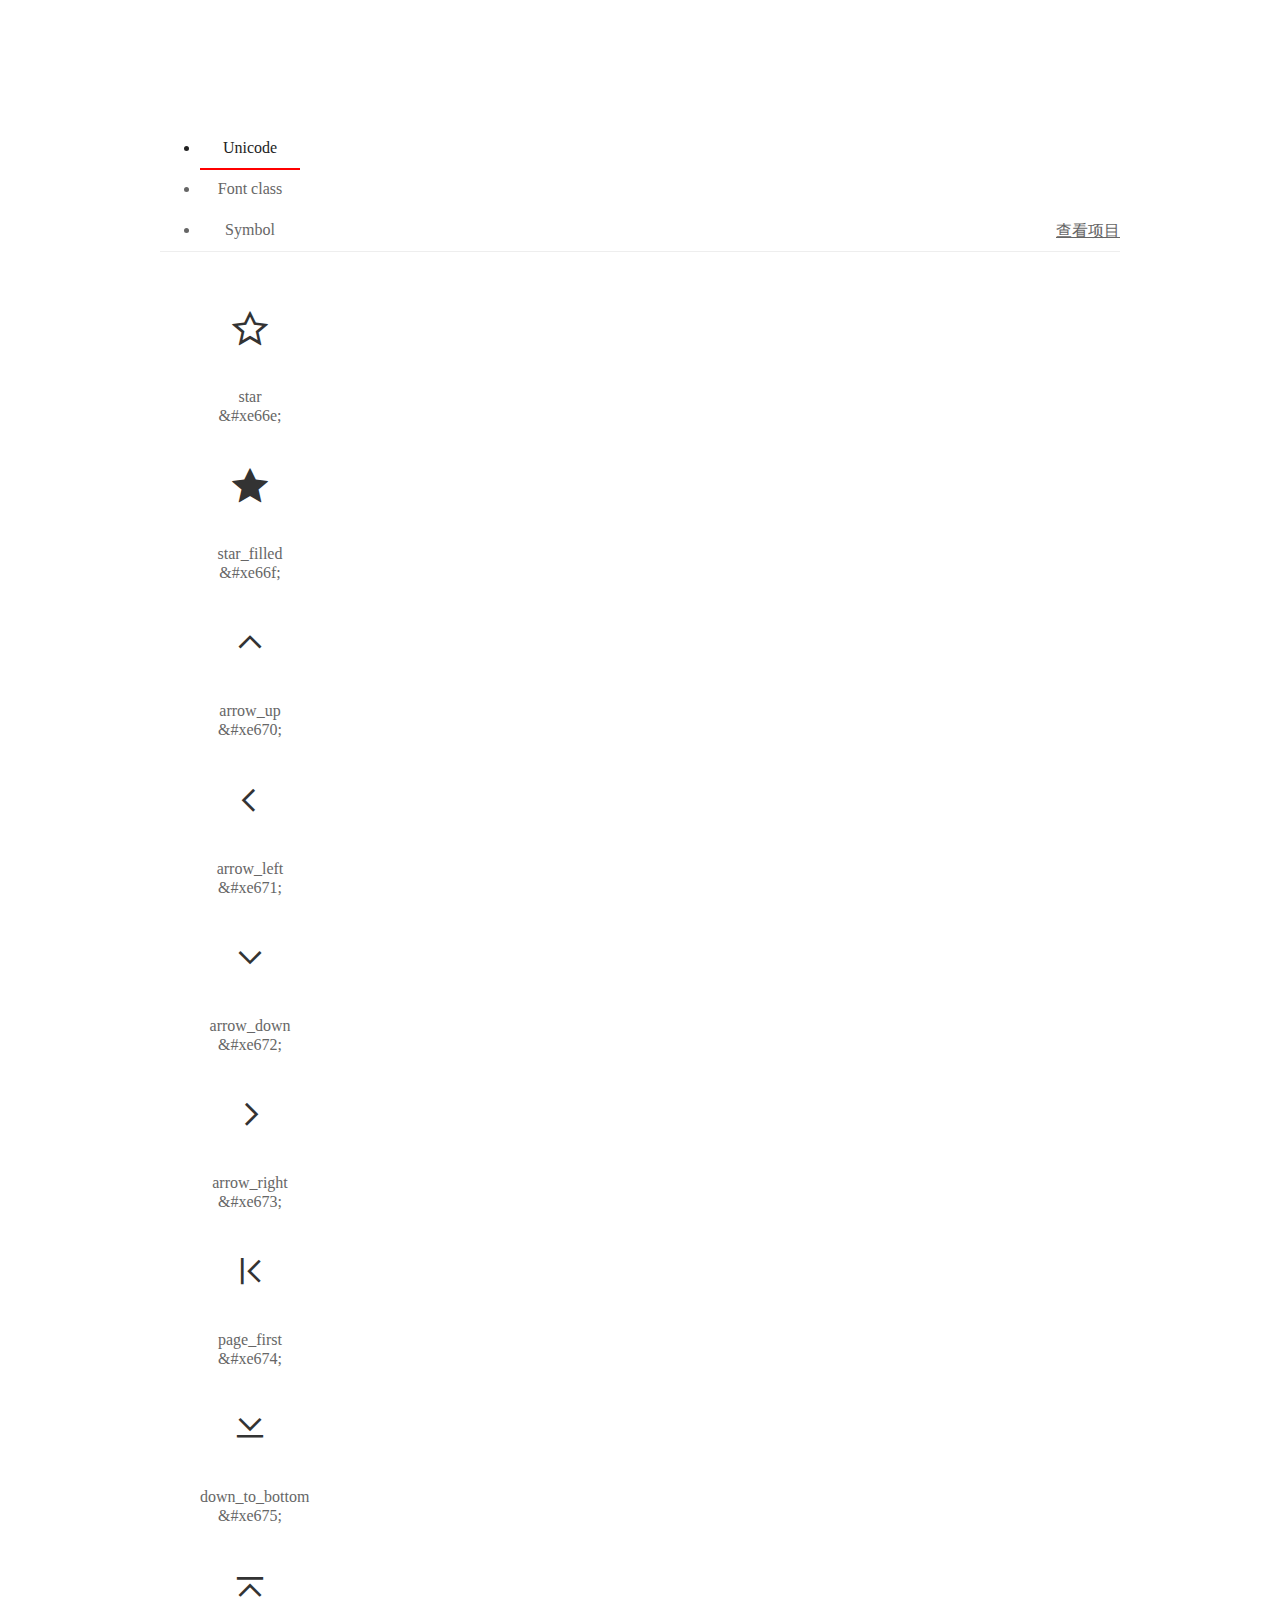
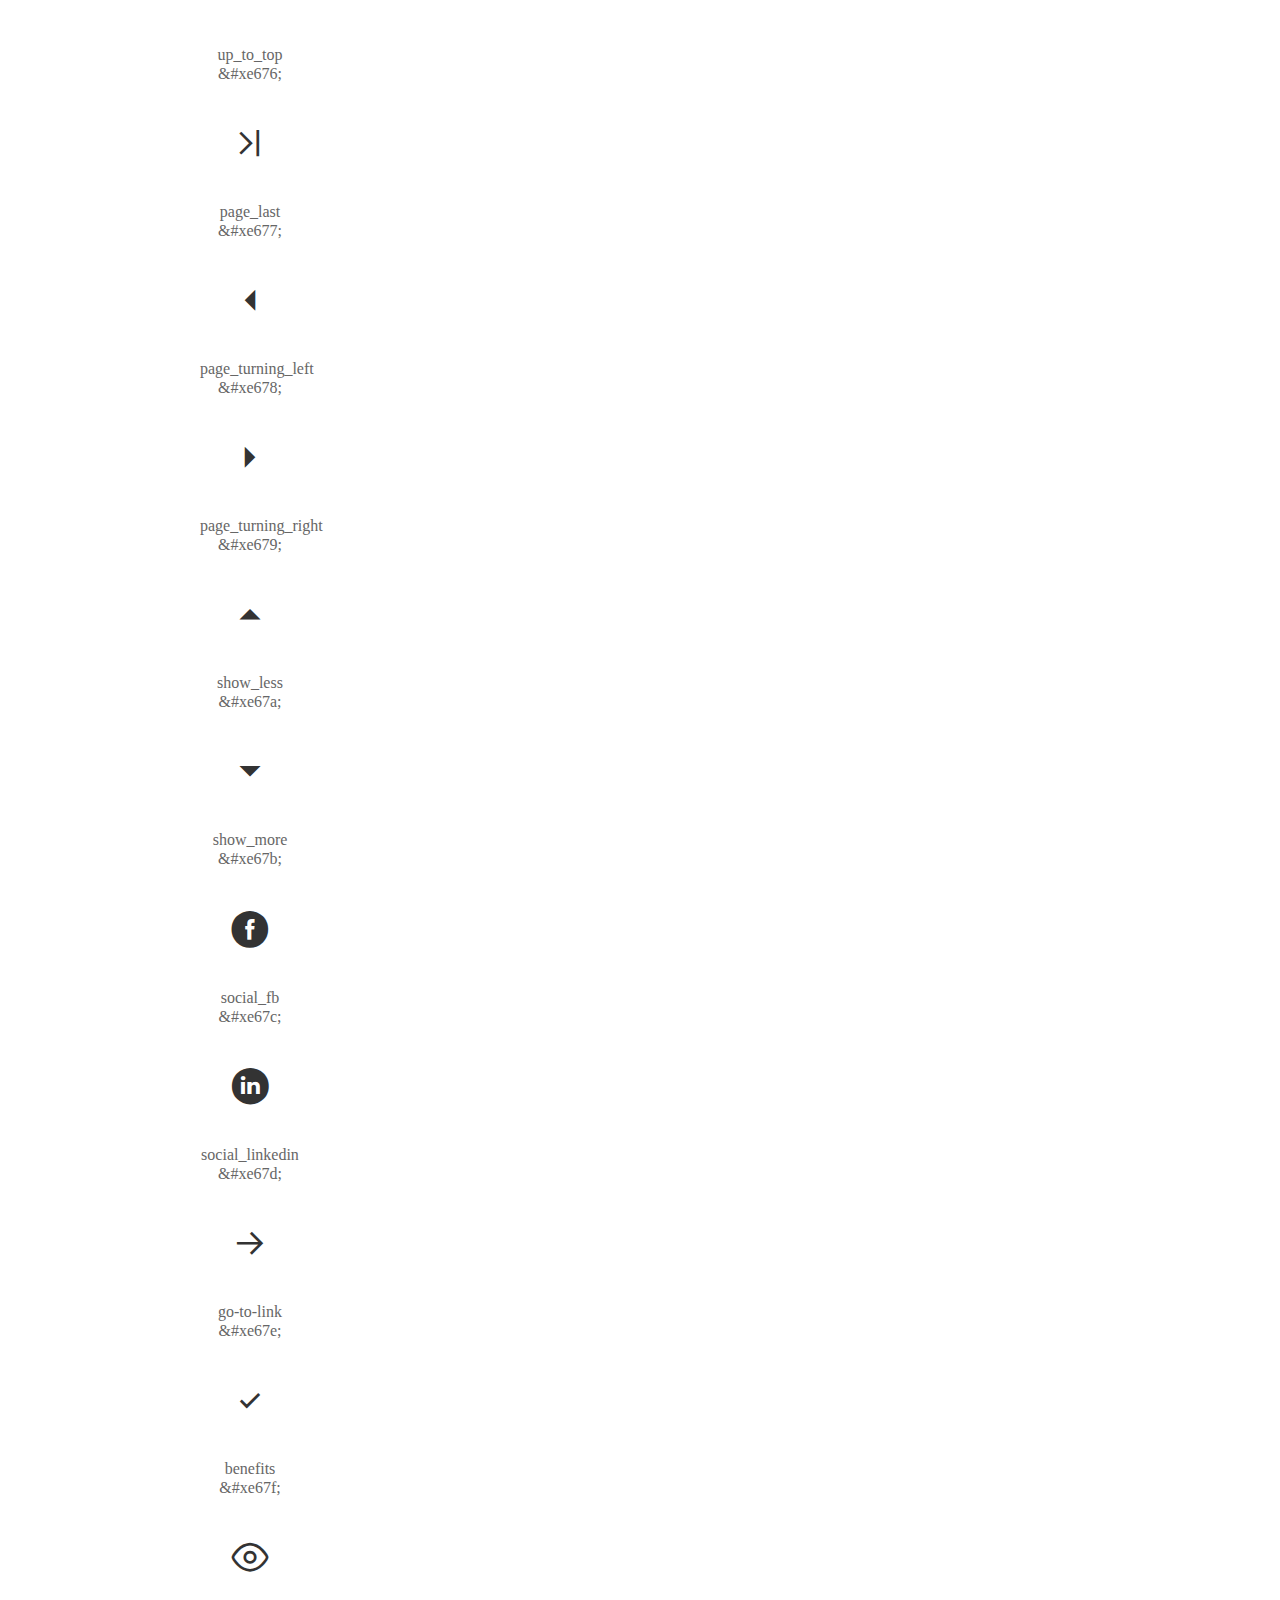
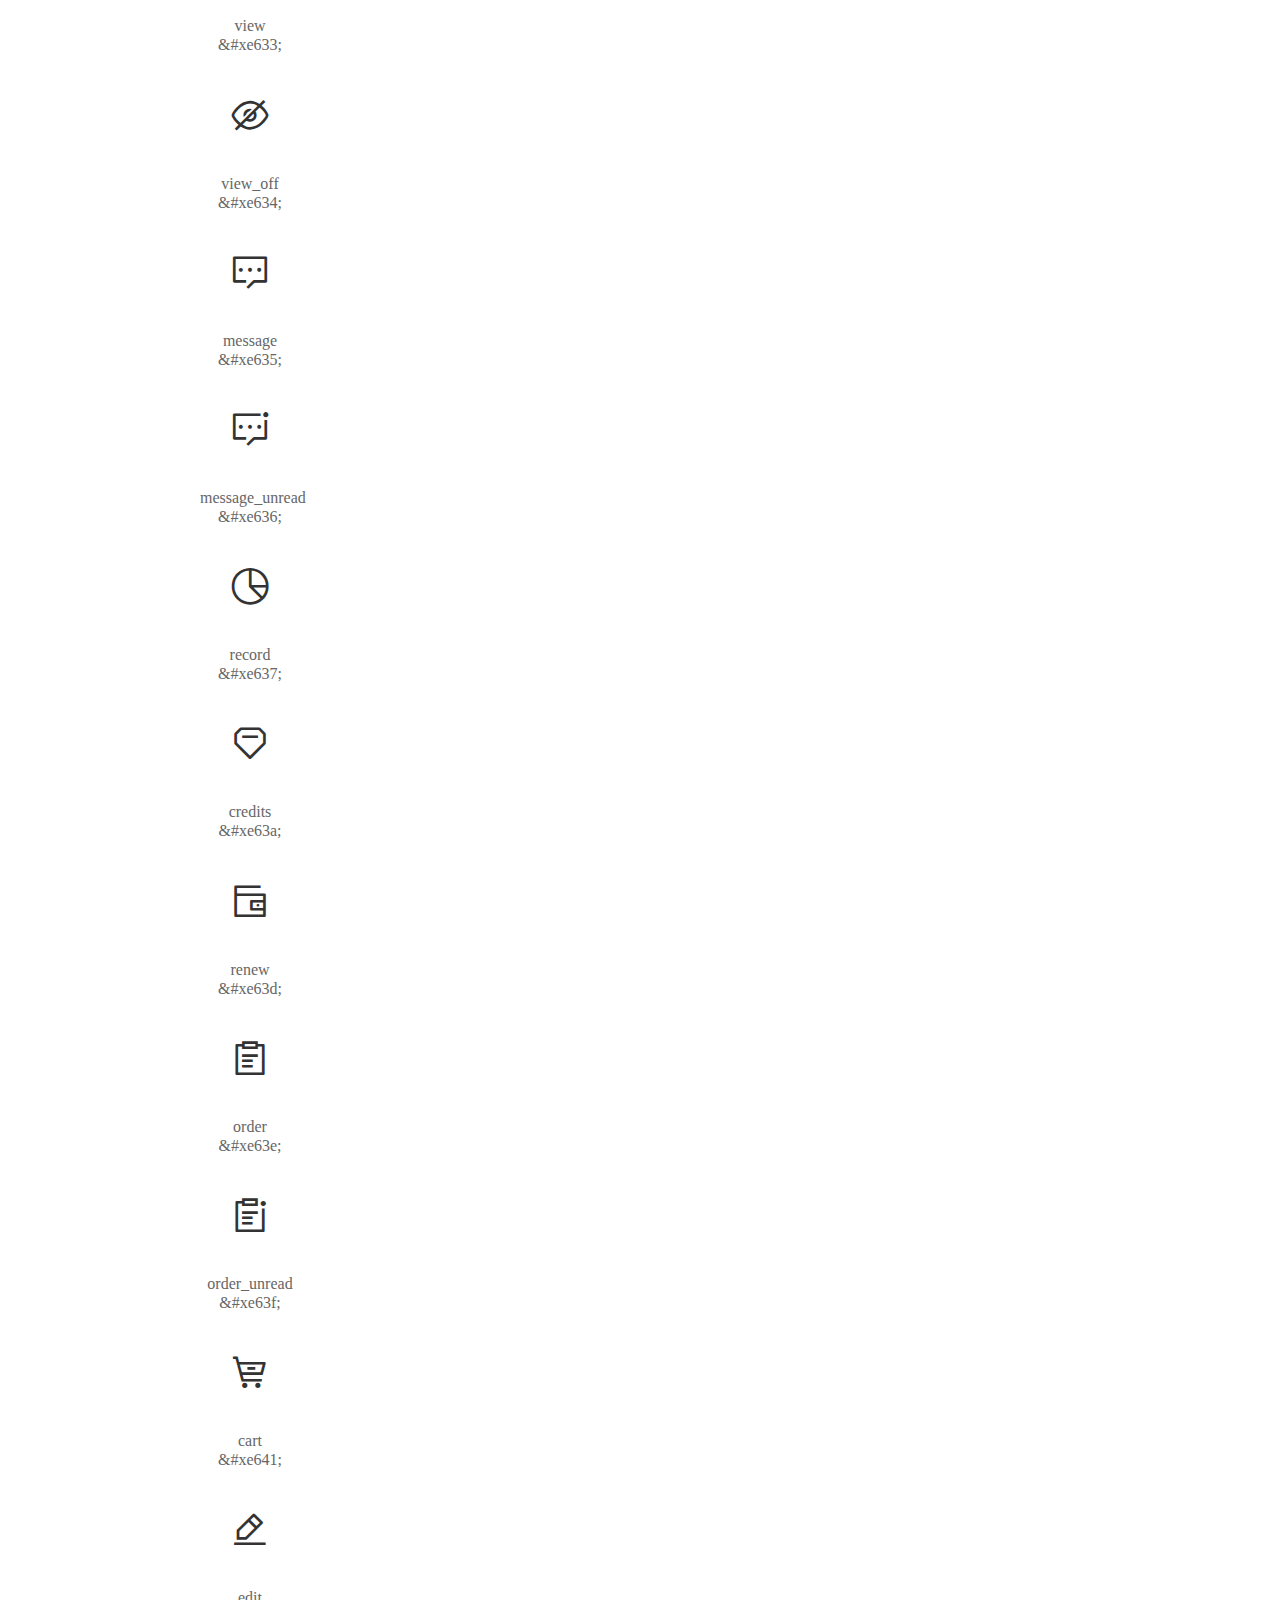
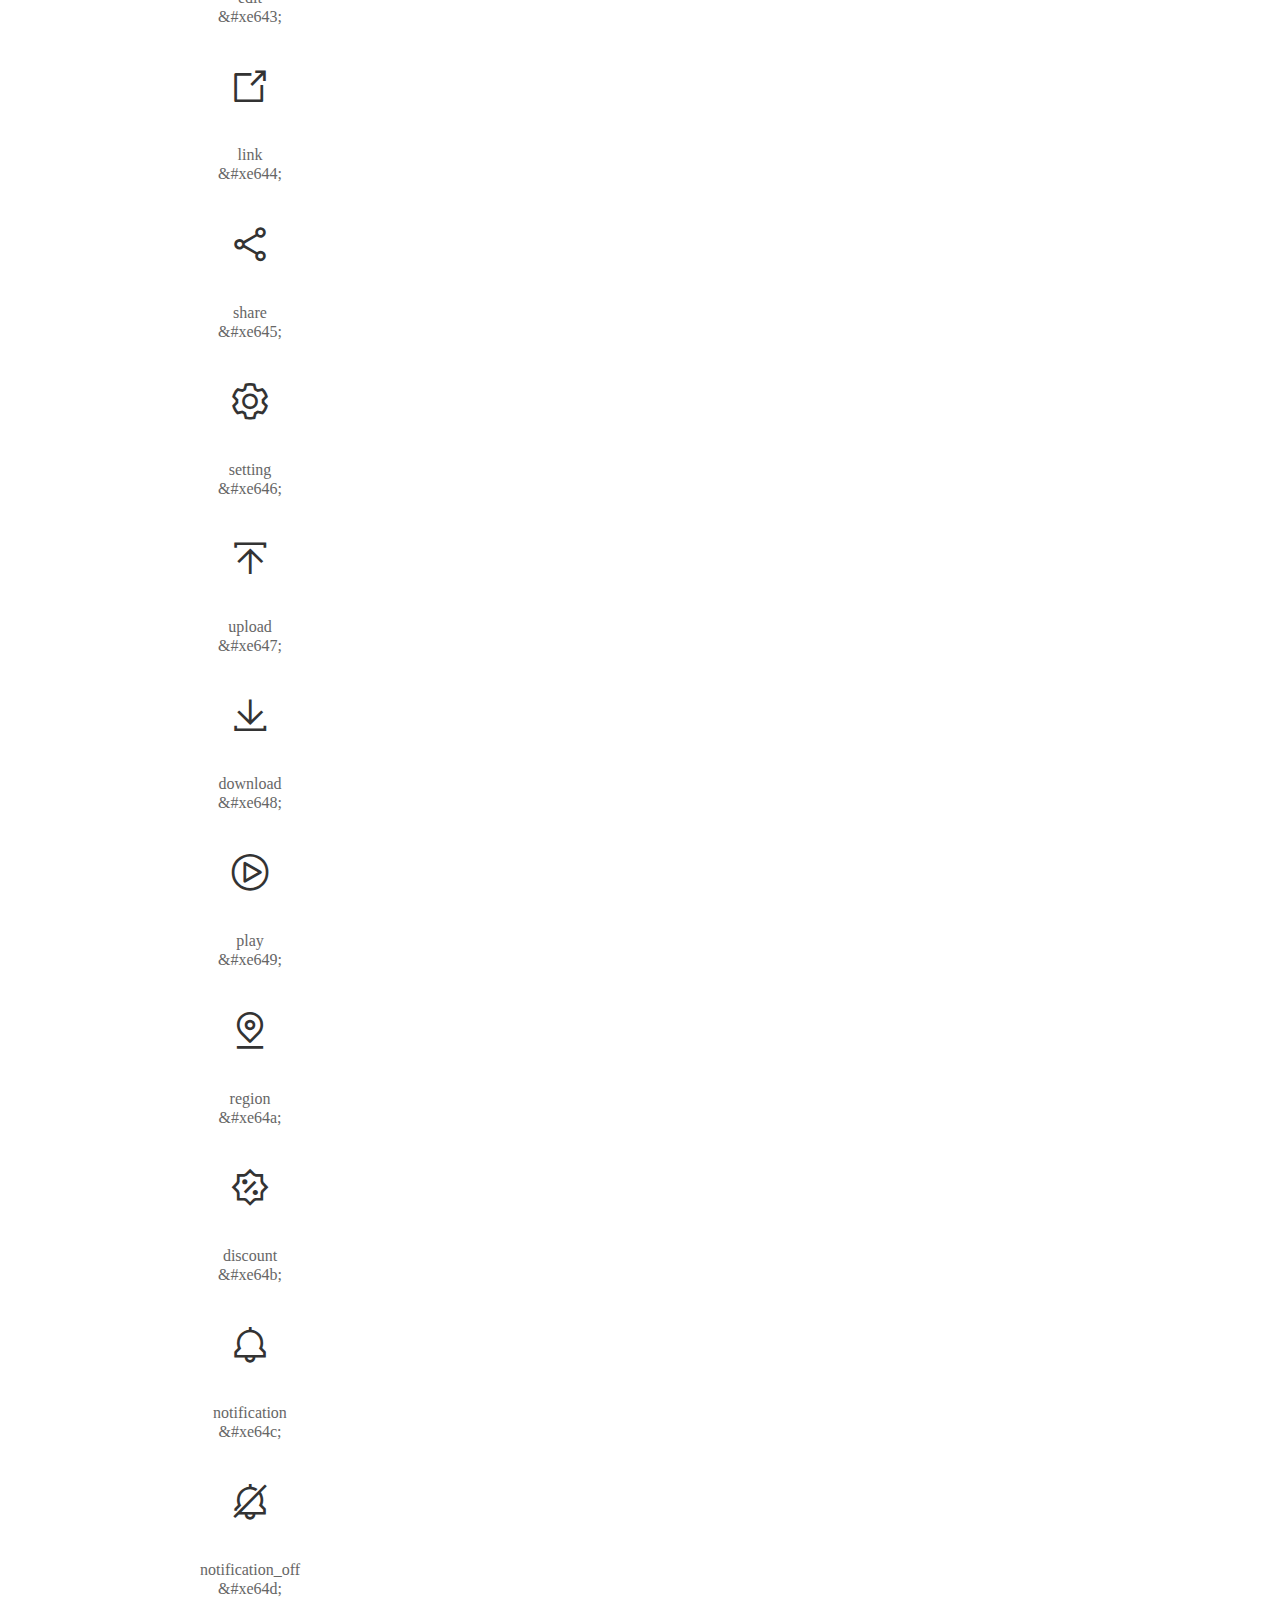
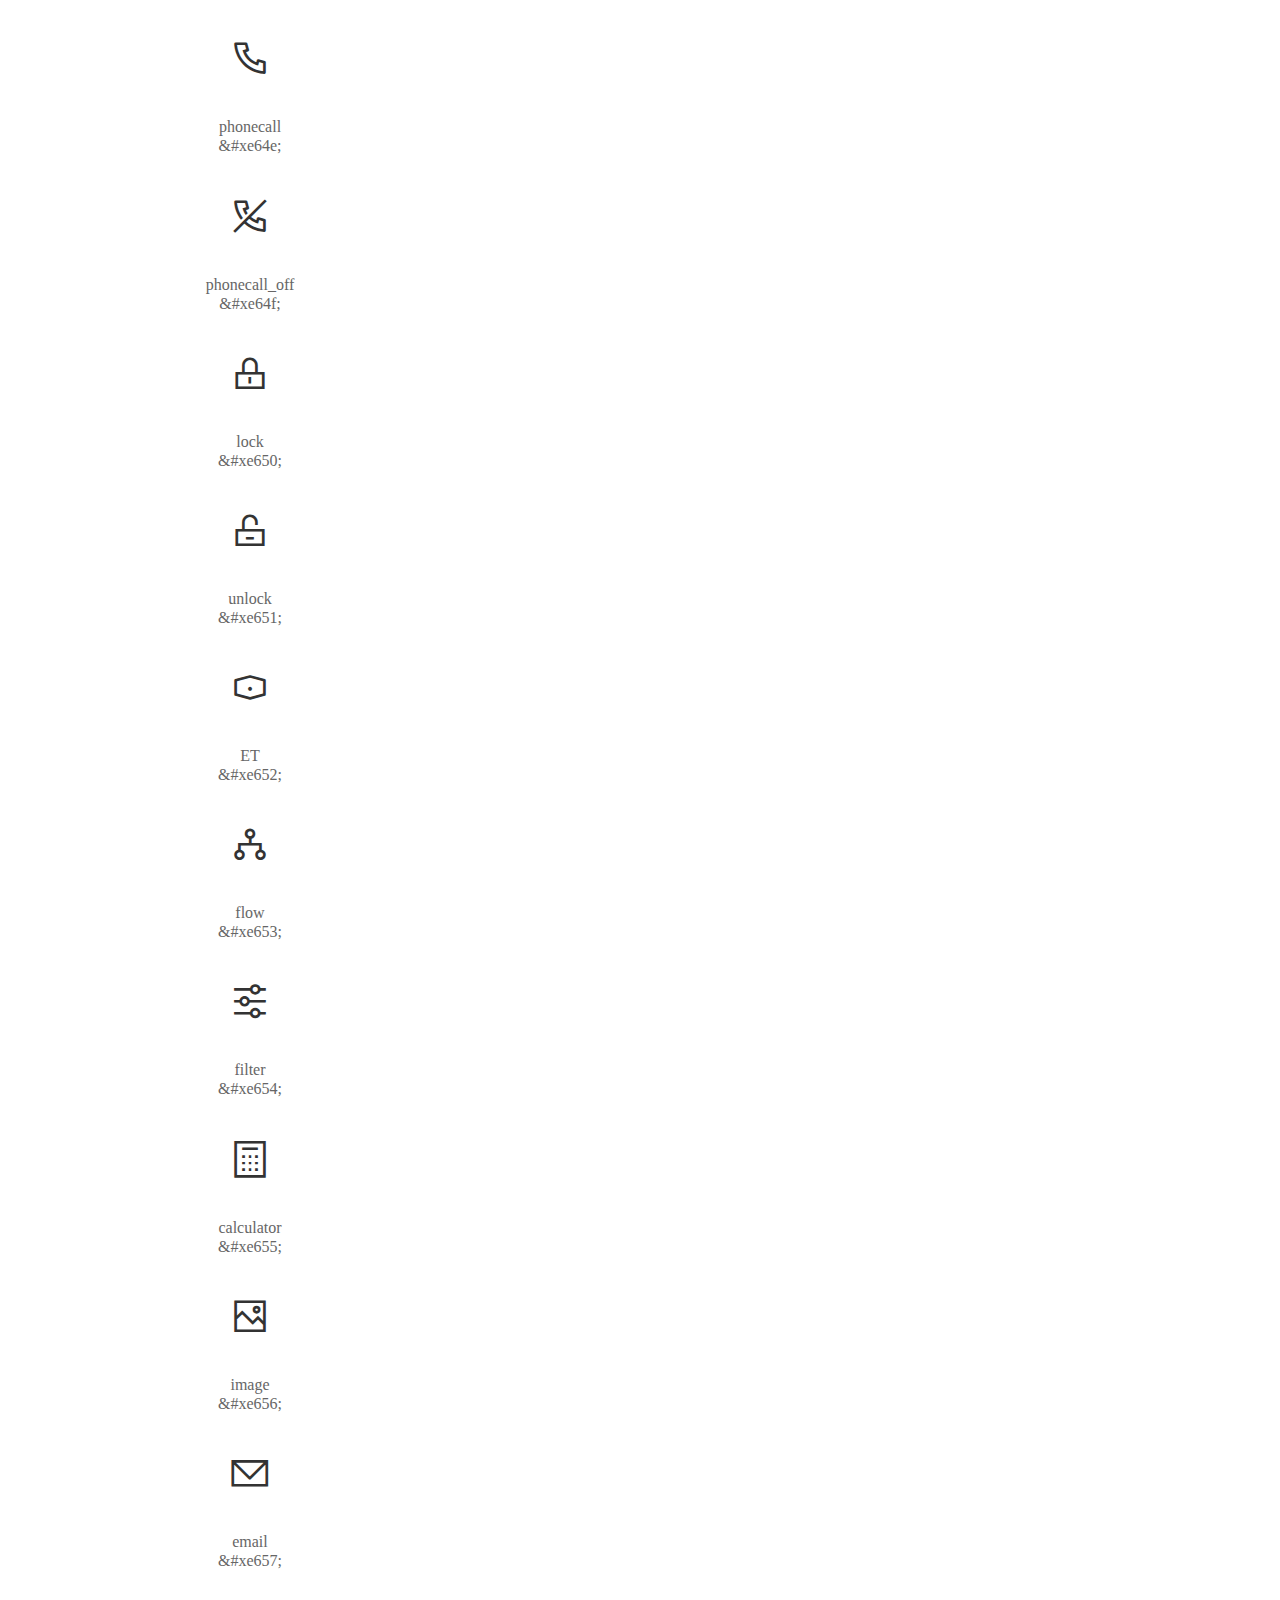
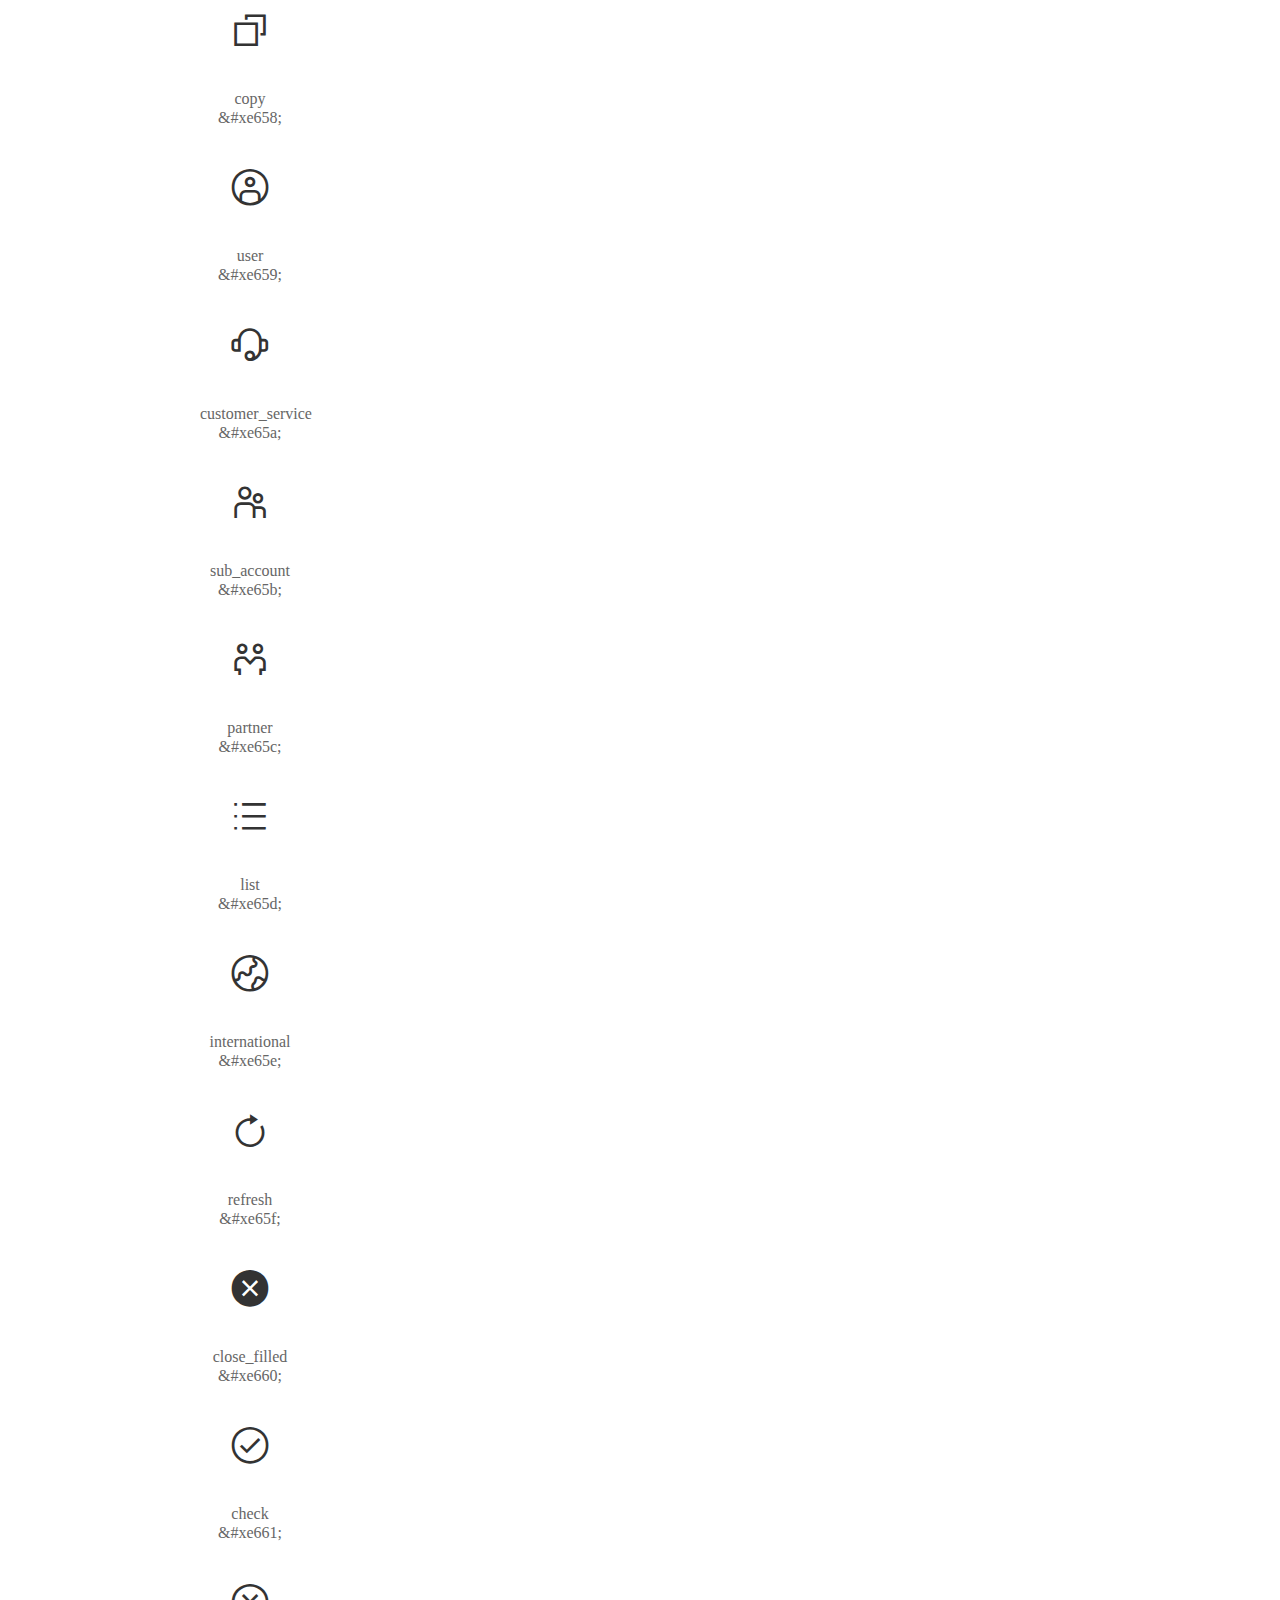
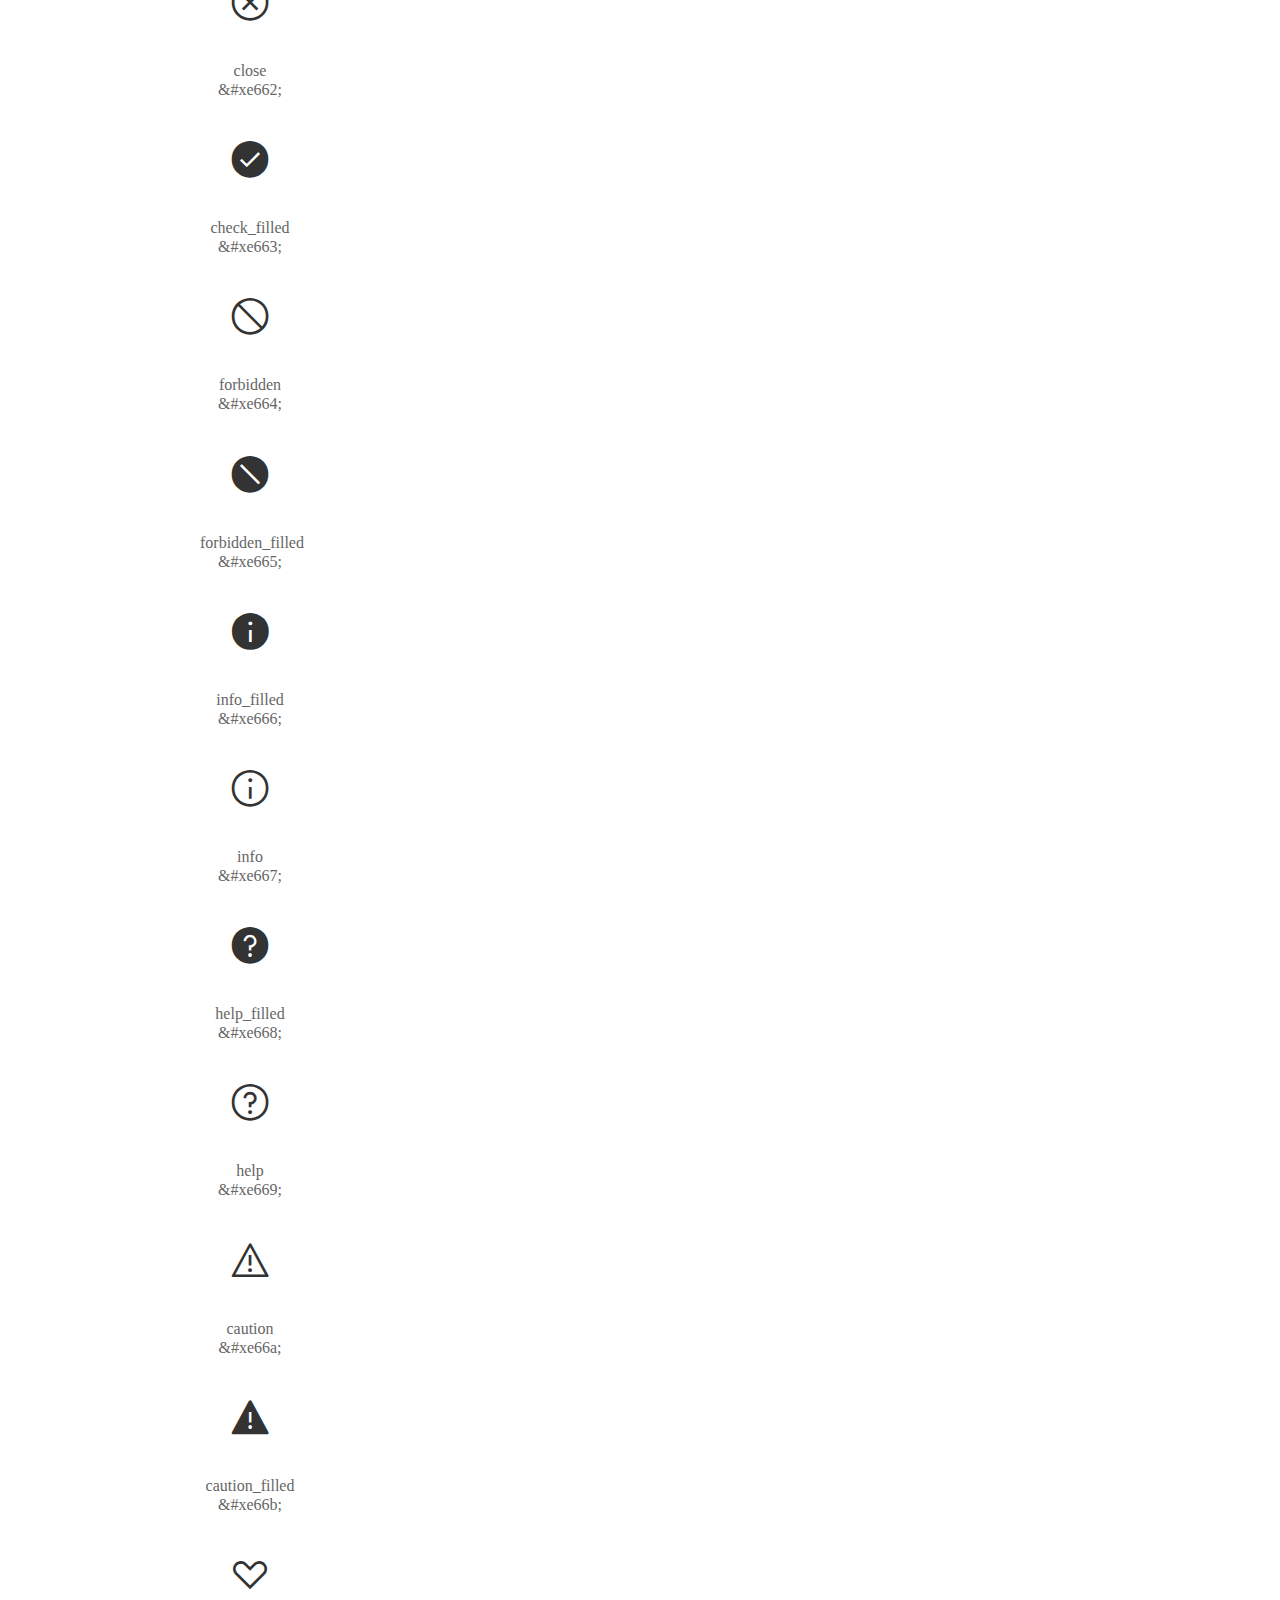
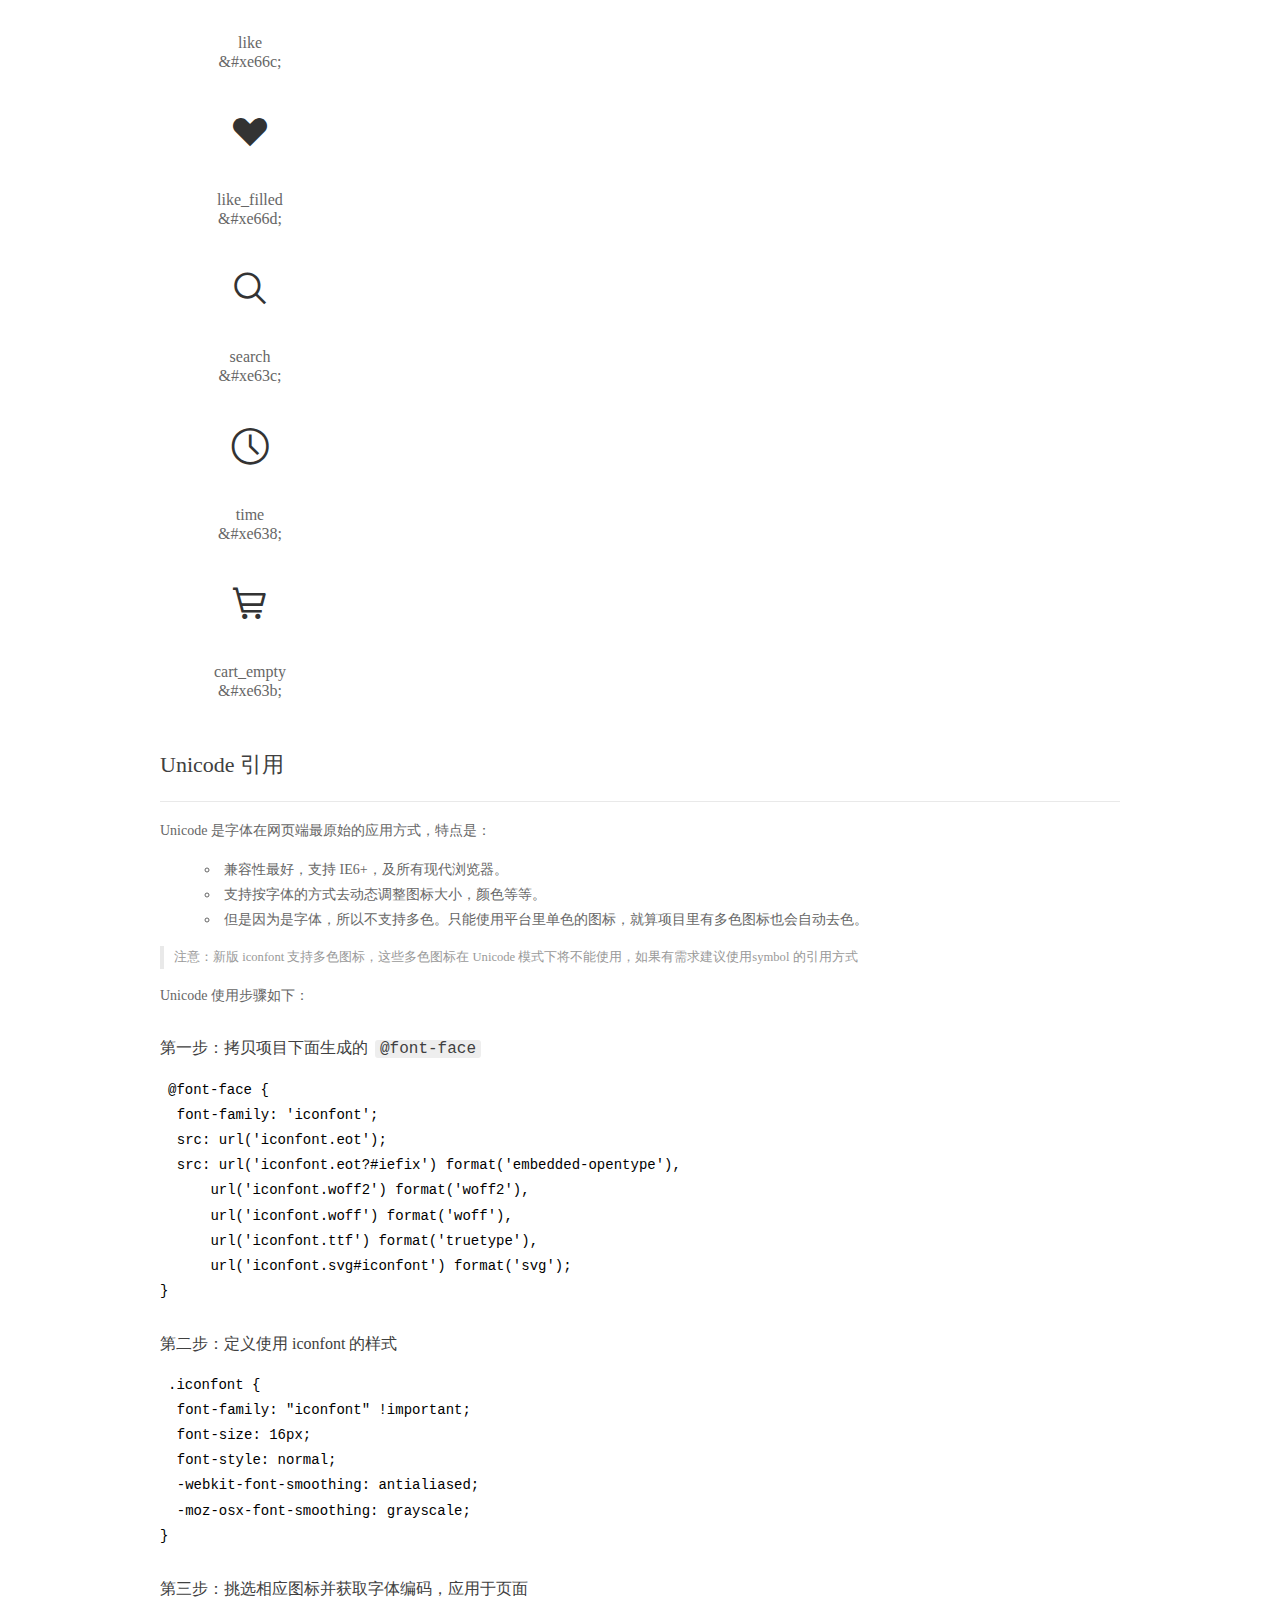
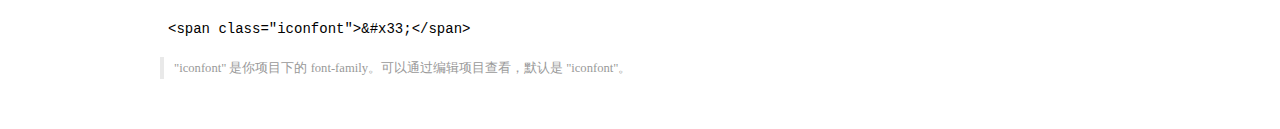
<file: font/demo_index.html>
<!DOCTYPE html>
<html>
<head>
  <meta charset="utf-8"/>
  <title>IconFont Demo</title>
  <link rel="shortcut icon" href="https://gtms04.alicdn.com/tps/i4/TB1_oz6GVXXXXaFXpXXJDFnIXXX-64-64.ico" type="image/x-icon"/>
  <link rel="stylesheet" href="https://g.alicdn.com/thx/cube/1.3.2/cube.min.css">
  <link rel="stylesheet" href="demo.css">
  <link rel="stylesheet" href="iconfont.css">
  <script src="iconfont.js"></script>
  <!-- jQuery -->
  <script src="https://a1.alicdn.com/oss/uploads/2018/12/26/7bfddb60-08e8-11e9-9b04-53e73bb6408b.js"></script>
  <!-- 代码高亮 -->
  <script src="https://a1.alicdn.com/oss/uploads/2018/12/26/a3f714d0-08e6-11e9-8a15-ebf944d7534c.js"></script>
</head>
<body>
  <div class="main">
    <h1 class="logo"><a href="https://www.iconfont.cn/" title="iconfont 首页" target="_blank">&#xe86b;</a></h1>
    <div class="nav-tabs">
      <ul id="tabs" class="dib-box">
        <li class="dib active"><span>Unicode</span></li>
        <li class="dib"><span>Font class</span></li>
        <li class="dib"><span>Symbol</span></li>
      </ul>
      
      <a href="https://www.iconfont.cn/manage/index?manage_type=myprojects&projectId=1732084" target="_blank" class="nav-more">查看项目</a>
      
    </div>
    <div class="tab-container">
      <div class="content unicode" style="display: block;">
          <ul class="icon_lists dib-box">
          
            <li class="dib">
              <span class="icon iconfont">&#xe66e;</span>
                <div class="name">star</div>
                <div class="code-name">&amp;#xe66e;</div>
              </li>
          
            <li class="dib">
              <span class="icon iconfont">&#xe66f;</span>
                <div class="name">star_filled</div>
                <div class="code-name">&amp;#xe66f;</div>
              </li>
          
            <li class="dib">
              <span class="icon iconfont">&#xe670;</span>
                <div class="name">arrow_up</div>
                <div class="code-name">&amp;#xe670;</div>
              </li>
          
            <li class="dib">
              <span class="icon iconfont">&#xe671;</span>
                <div class="name">arrow_left</div>
                <div class="code-name">&amp;#xe671;</div>
              </li>
          
            <li class="dib">
              <span class="icon iconfont">&#xe672;</span>
                <div class="name">arrow_down</div>
                <div class="code-name">&amp;#xe672;</div>
              </li>
          
            <li class="dib">
              <span class="icon iconfont">&#xe673;</span>
                <div class="name">arrow_right</div>
                <div class="code-name">&amp;#xe673;</div>
              </li>
          
            <li class="dib">
              <span class="icon iconfont">&#xe674;</span>
                <div class="name">page_first</div>
                <div class="code-name">&amp;#xe674;</div>
              </li>
          
            <li class="dib">
              <span class="icon iconfont">&#xe675;</span>
                <div class="name">down_to_bottom</div>
                <div class="code-name">&amp;#xe675;</div>
              </li>
          
            <li class="dib">
              <span class="icon iconfont">&#xe676;</span>
                <div class="name">up_to_top</div>
                <div class="code-name">&amp;#xe676;</div>
              </li>
          
            <li class="dib">
              <span class="icon iconfont">&#xe677;</span>
                <div class="name">page_last</div>
                <div class="code-name">&amp;#xe677;</div>
              </li>
          
            <li class="dib">
              <span class="icon iconfont">&#xe678;</span>
                <div class="name">page_turning_left</div>
                <div class="code-name">&amp;#xe678;</div>
              </li>
          
            <li class="dib">
              <span class="icon iconfont">&#xe679;</span>
                <div class="name">page_turning_right</div>
                <div class="code-name">&amp;#xe679;</div>
              </li>
          
            <li class="dib">
              <span class="icon iconfont">&#xe67a;</span>
                <div class="name">show_less</div>
                <div class="code-name">&amp;#xe67a;</div>
              </li>
          
            <li class="dib">
              <span class="icon iconfont">&#xe67b;</span>
                <div class="name">show_more</div>
                <div class="code-name">&amp;#xe67b;</div>
              </li>
          
            <li class="dib">
              <span class="icon iconfont">&#xe67c;</span>
                <div class="name">social_fb</div>
                <div class="code-name">&amp;#xe67c;</div>
              </li>
          
            <li class="dib">
              <span class="icon iconfont">&#xe67d;</span>
                <div class="name">social_linkedin</div>
                <div class="code-name">&amp;#xe67d;</div>
              </li>
          
            <li class="dib">
              <span class="icon iconfont">&#xe67e;</span>
                <div class="name">go-to-link</div>
                <div class="code-name">&amp;#xe67e;</div>
              </li>
          
            <li class="dib">
              <span class="icon iconfont">&#xe67f;</span>
                <div class="name">benefits</div>
                <div class="code-name">&amp;#xe67f;</div>
              </li>
          
            <li class="dib">
              <span class="icon iconfont">&#xe633;</span>
                <div class="name">view</div>
                <div class="code-name">&amp;#xe633;</div>
              </li>
          
            <li class="dib">
              <span class="icon iconfont">&#xe634;</span>
                <div class="name">view_off</div>
                <div class="code-name">&amp;#xe634;</div>
              </li>
          
            <li class="dib">
              <span class="icon iconfont">&#xe635;</span>
                <div class="name">message</div>
                <div class="code-name">&amp;#xe635;</div>
              </li>
          
            <li class="dib">
              <span class="icon iconfont">&#xe636;</span>
                <div class="name">message_unread</div>
                <div class="code-name">&amp;#xe636;</div>
              </li>
          
            <li class="dib">
              <span class="icon iconfont">&#xe637;</span>
                <div class="name">record</div>
                <div class="code-name">&amp;#xe637;</div>
              </li>
          
            <li class="dib">
              <span class="icon iconfont">&#xe63a;</span>
                <div class="name">credits</div>
                <div class="code-name">&amp;#xe63a;</div>
              </li>
          
            <li class="dib">
              <span class="icon iconfont">&#xe63d;</span>
                <div class="name">renew</div>
                <div class="code-name">&amp;#xe63d;</div>
              </li>
          
            <li class="dib">
              <span class="icon iconfont">&#xe63e;</span>
                <div class="name">order</div>
                <div class="code-name">&amp;#xe63e;</div>
              </li>
          
            <li class="dib">
              <span class="icon iconfont">&#xe63f;</span>
                <div class="name">order_unread</div>
                <div class="code-name">&amp;#xe63f;</div>
              </li>
          
            <li class="dib">
              <span class="icon iconfont">&#xe641;</span>
                <div class="name">cart</div>
                <div class="code-name">&amp;#xe641;</div>
              </li>
          
            <li class="dib">
              <span class="icon iconfont">&#xe643;</span>
                <div class="name">edit</div>
                <div class="code-name">&amp;#xe643;</div>
              </li>
          
            <li class="dib">
              <span class="icon iconfont">&#xe644;</span>
                <div class="name">link</div>
                <div class="code-name">&amp;#xe644;</div>
              </li>
          
            <li class="dib">
              <span class="icon iconfont">&#xe645;</span>
                <div class="name">share</div>
                <div class="code-name">&amp;#xe645;</div>
              </li>
          
            <li class="dib">
              <span class="icon iconfont">&#xe646;</span>
                <div class="name">setting</div>
                <div class="code-name">&amp;#xe646;</div>
              </li>
          
            <li class="dib">
              <span class="icon iconfont">&#xe647;</span>
                <div class="name">upload</div>
                <div class="code-name">&amp;#xe647;</div>
              </li>
          
            <li class="dib">
              <span class="icon iconfont">&#xe648;</span>
                <div class="name">download</div>
                <div class="code-name">&amp;#xe648;</div>
              </li>
          
            <li class="dib">
              <span class="icon iconfont">&#xe649;</span>
                <div class="name">play</div>
                <div class="code-name">&amp;#xe649;</div>
              </li>
          
            <li class="dib">
              <span class="icon iconfont">&#xe64a;</span>
                <div class="name">region</div>
                <div class="code-name">&amp;#xe64a;</div>
              </li>
          
            <li class="dib">
              <span class="icon iconfont">&#xe64b;</span>
                <div class="name">discount</div>
                <div class="code-name">&amp;#xe64b;</div>
              </li>
          
            <li class="dib">
              <span class="icon iconfont">&#xe64c;</span>
                <div class="name">notification</div>
                <div class="code-name">&amp;#xe64c;</div>
              </li>
          
            <li class="dib">
              <span class="icon iconfont">&#xe64d;</span>
                <div class="name">notification_off</div>
                <div class="code-name">&amp;#xe64d;</div>
              </li>
          
            <li class="dib">
              <span class="icon iconfont">&#xe64e;</span>
                <div class="name">phonecall</div>
                <div class="code-name">&amp;#xe64e;</div>
              </li>
          
            <li class="dib">
              <span class="icon iconfont">&#xe64f;</span>
                <div class="name">phonecall_off</div>
                <div class="code-name">&amp;#xe64f;</div>
              </li>
          
            <li class="dib">
              <span class="icon iconfont">&#xe650;</span>
                <div class="name">lock</div>
                <div class="code-name">&amp;#xe650;</div>
              </li>
          
            <li class="dib">
              <span class="icon iconfont">&#xe651;</span>
                <div class="name">unlock</div>
                <div class="code-name">&amp;#xe651;</div>
              </li>
          
            <li class="dib">
              <span class="icon iconfont">&#xe652;</span>
                <div class="name">ET</div>
                <div class="code-name">&amp;#xe652;</div>
              </li>
          
            <li class="dib">
              <span class="icon iconfont">&#xe653;</span>
                <div class="name">flow</div>
                <div class="code-name">&amp;#xe653;</div>
              </li>
          
            <li class="dib">
              <span class="icon iconfont">&#xe654;</span>
                <div class="name">filter</div>
                <div class="code-name">&amp;#xe654;</div>
              </li>
          
            <li class="dib">
              <span class="icon iconfont">&#xe655;</span>
                <div class="name">calculator</div>
                <div class="code-name">&amp;#xe655;</div>
              </li>
          
            <li class="dib">
              <span class="icon iconfont">&#xe656;</span>
                <div class="name">image</div>
                <div class="code-name">&amp;#xe656;</div>
              </li>
          
            <li class="dib">
              <span class="icon iconfont">&#xe657;</span>
                <div class="name">email</div>
                <div class="code-name">&amp;#xe657;</div>
              </li>
          
            <li class="dib">
              <span class="icon iconfont">&#xe658;</span>
                <div class="name">copy</div>
                <div class="code-name">&amp;#xe658;</div>
              </li>
          
            <li class="dib">
              <span class="icon iconfont">&#xe659;</span>
                <div class="name">user</div>
                <div class="code-name">&amp;#xe659;</div>
              </li>
          
            <li class="dib">
              <span class="icon iconfont">&#xe65a;</span>
                <div class="name">customer_service</div>
                <div class="code-name">&amp;#xe65a;</div>
              </li>
          
            <li class="dib">
              <span class="icon iconfont">&#xe65b;</span>
                <div class="name">sub_account</div>
                <div class="code-name">&amp;#xe65b;</div>
              </li>
          
            <li class="dib">
              <span class="icon iconfont">&#xe65c;</span>
                <div class="name">partner</div>
                <div class="code-name">&amp;#xe65c;</div>
              </li>
          
            <li class="dib">
              <span class="icon iconfont">&#xe65d;</span>
                <div class="name">list</div>
                <div class="code-name">&amp;#xe65d;</div>
              </li>
          
            <li class="dib">
              <span class="icon iconfont">&#xe65e;</span>
                <div class="name">international</div>
                <div class="code-name">&amp;#xe65e;</div>
              </li>
          
            <li class="dib">
              <span class="icon iconfont">&#xe65f;</span>
                <div class="name">refresh</div>
                <div class="code-name">&amp;#xe65f;</div>
              </li>
          
            <li class="dib">
              <span class="icon iconfont">&#xe660;</span>
                <div class="name">close_filled</div>
                <div class="code-name">&amp;#xe660;</div>
              </li>
          
            <li class="dib">
              <span class="icon iconfont">&#xe661;</span>
                <div class="name">check</div>
                <div class="code-name">&amp;#xe661;</div>
              </li>
          
            <li class="dib">
              <span class="icon iconfont">&#xe662;</span>
                <div class="name">close</div>
                <div class="code-name">&amp;#xe662;</div>
              </li>
          
            <li class="dib">
              <span class="icon iconfont">&#xe663;</span>
                <div class="name">check_filled</div>
                <div class="code-name">&amp;#xe663;</div>
              </li>
          
            <li class="dib">
              <span class="icon iconfont">&#xe664;</span>
                <div class="name">forbidden</div>
                <div class="code-name">&amp;#xe664;</div>
              </li>
          
            <li class="dib">
              <span class="icon iconfont">&#xe665;</span>
                <div class="name">forbidden_filled</div>
                <div class="code-name">&amp;#xe665;</div>
              </li>
          
            <li class="dib">
              <span class="icon iconfont">&#xe666;</span>
                <div class="name">info_filled</div>
                <div class="code-name">&amp;#xe666;</div>
              </li>
          
            <li class="dib">
              <span class="icon iconfont">&#xe667;</span>
                <div class="name">info</div>
                <div class="code-name">&amp;#xe667;</div>
              </li>
          
            <li class="dib">
              <span class="icon iconfont">&#xe668;</span>
                <div class="name">help_filled</div>
                <div class="code-name">&amp;#xe668;</div>
              </li>
          
            <li class="dib">
              <span class="icon iconfont">&#xe669;</span>
                <div class="name">help</div>
                <div class="code-name">&amp;#xe669;</div>
              </li>
          
            <li class="dib">
              <span class="icon iconfont">&#xe66a;</span>
                <div class="name">caution</div>
                <div class="code-name">&amp;#xe66a;</div>
              </li>
          
            <li class="dib">
              <span class="icon iconfont">&#xe66b;</span>
                <div class="name">caution_filled</div>
                <div class="code-name">&amp;#xe66b;</div>
              </li>
          
            <li class="dib">
              <span class="icon iconfont">&#xe66c;</span>
                <div class="name">like</div>
                <div class="code-name">&amp;#xe66c;</div>
              </li>
          
            <li class="dib">
              <span class="icon iconfont">&#xe66d;</span>
                <div class="name">like_filled</div>
                <div class="code-name">&amp;#xe66d;</div>
              </li>
          
            <li class="dib">
              <span class="icon iconfont">&#xe63c;</span>
                <div class="name">search</div>
                <div class="code-name">&amp;#xe63c;</div>
              </li>
          
            <li class="dib">
              <span class="icon iconfont">&#xe638;</span>
                <div class="name">time</div>
                <div class="code-name">&amp;#xe638;</div>
              </li>
          
            <li class="dib">
              <span class="icon iconfont">&#xe63b;</span>
                <div class="name">cart_empty</div>
                <div class="code-name">&amp;#xe63b;</div>
              </li>
          
          </ul>
          <div class="article markdown">
          <h2 id="unicode-">Unicode 引用</h2>
          <hr>

          <p>Unicode 是字体在网页端最原始的应用方式，特点是：</p>
          <ul>
            <li>兼容性最好，支持 IE6+，及所有现代浏览器。</li>
            <li>支持按字体的方式去动态调整图标大小，颜色等等。</li>
            <li>但是因为是字体，所以不支持多色。只能使用平台里单色的图标，就算项目里有多色图标也会自动去色。</li>
          </ul>
          <blockquote>
            <p>注意：新版 iconfont 支持多色图标，这些多色图标在 Unicode 模式下将不能使用，如果有需求建议使用symbol 的引用方式</p>
          </blockquote>
          <p>Unicode 使用步骤如下：</p>
          <h3 id="-font-face">第一步：拷贝项目下面生成的 <code>@font-face</code></h3>
<pre><code class="language-css"
>@font-face {
  font-family: 'iconfont';
  src: url('iconfont.eot');
  src: url('iconfont.eot?#iefix') format('embedded-opentype'),
      url('iconfont.woff2') format('woff2'),
      url('iconfont.woff') format('woff'),
      url('iconfont.ttf') format('truetype'),
      url('iconfont.svg#iconfont') format('svg');
}
</code></pre>
          <h3 id="-iconfont-">第二步：定义使用 iconfont 的样式</h3>
<pre><code class="language-css"
>.iconfont {
  font-family: "iconfont" !important;
  font-size: 16px;
  font-style: normal;
  -webkit-font-smoothing: antialiased;
  -moz-osx-font-smoothing: grayscale;
}
</code></pre>
          <h3 id="-">第三步：挑选相应图标并获取字体编码，应用于页面</h3>
<pre>
<code class="language-html"
>&lt;span class="iconfont"&gt;&amp;#x33;&lt;/span&gt;
</code></pre>
          <blockquote>
            <p>"iconfont" 是你项目下的 font-family。可以通过编辑项目查看，默认是 "iconfont"。</p>
          </blockquote>
          </div>
      </div>
      <div class="content font-class">
        <ul class="icon_lists dib-box">
          
          <li class="dib">
            <span class="icon iconfont icon-icon-test59"></span>
            <div class="name">
              star
            </div>
            <div class="code-name">.icon-icon-test59
            </div>
          </li>
          
          <li class="dib">
            <span class="icon iconfont icon-icon-test60"></span>
            <div class="name">
              star_filled
            </div>
            <div class="code-name">.icon-icon-test60
            </div>
          </li>
          
          <li class="dib">
            <span class="icon iconfont icon-icon-test61"></span>
            <div class="name">
              arrow_up
            </div>
            <div class="code-name">.icon-icon-test61
            </div>
          </li>
          
          <li class="dib">
            <span class="icon iconfont icon-icon-test62"></span>
            <div class="name">
              arrow_left
            </div>
            <div class="code-name">.icon-icon-test62
            </div>
          </li>
          
          <li class="dib">
            <span class="icon iconfont icon-icon-test63"></span>
            <div class="name">
              arrow_down
            </div>
            <div class="code-name">.icon-icon-test63
            </div>
          </li>
          
          <li class="dib">
            <span class="icon iconfont icon-icon-test64"></span>
            <div class="name">
              arrow_right
            </div>
            <div class="code-name">.icon-icon-test64
            </div>
          </li>
          
          <li class="dib">
            <span class="icon iconfont icon-icon-test65"></span>
            <div class="name">
              page_first
            </div>
            <div class="code-name">.icon-icon-test65
            </div>
          </li>
          
          <li class="dib">
            <span class="icon iconfont icon-icon-test66"></span>
            <div class="name">
              down_to_bottom
            </div>
            <div class="code-name">.icon-icon-test66
            </div>
          </li>
          
          <li class="dib">
            <span class="icon iconfont icon-icon-test67"></span>
            <div class="name">
              up_to_top
            </div>
            <div class="code-name">.icon-icon-test67
            </div>
          </li>
          
          <li class="dib">
            <span class="icon iconfont icon-icon-test68"></span>
            <div class="name">
              page_last
            </div>
            <div class="code-name">.icon-icon-test68
            </div>
          </li>
          
          <li class="dib">
            <span class="icon iconfont icon-icon-test69"></span>
            <div class="name">
              page_turning_left
            </div>
            <div class="code-name">.icon-icon-test69
            </div>
          </li>
          
          <li class="dib">
            <span class="icon iconfont icon-icon-test70"></span>
            <div class="name">
              page_turning_right
            </div>
            <div class="code-name">.icon-icon-test70
            </div>
          </li>
          
          <li class="dib">
            <span class="icon iconfont icon-icon-test71"></span>
            <div class="name">
              show_less
            </div>
            <div class="code-name">.icon-icon-test71
            </div>
          </li>
          
          <li class="dib">
            <span class="icon iconfont icon-icon-test72"></span>
            <div class="name">
              show_more
            </div>
            <div class="code-name">.icon-icon-test72
            </div>
          </li>
          
          <li class="dib">
            <span class="icon iconfont icon-icon-test73"></span>
            <div class="name">
              social_fb
            </div>
            <div class="code-name">.icon-icon-test73
            </div>
          </li>
          
          <li class="dib">
            <span class="icon iconfont icon-icon-test74"></span>
            <div class="name">
              social_linkedin
            </div>
            <div class="code-name">.icon-icon-test74
            </div>
          </li>
          
          <li class="dib">
            <span class="icon iconfont icon-icon-test75"></span>
            <div class="name">
              go-to-link
            </div>
            <div class="code-name">.icon-icon-test75
            </div>
          </li>
          
          <li class="dib">
            <span class="icon iconfont icon-icon-test76"></span>
            <div class="name">
              benefits
            </div>
            <div class="code-name">.icon-icon-test76
            </div>
          </li>
          
          <li class="dib">
            <span class="icon iconfont icon-icon-test3"></span>
            <div class="name">
              view
            </div>
            <div class="code-name">.icon-icon-test3
            </div>
          </li>
          
          <li class="dib">
            <span class="icon iconfont icon-icon-test4"></span>
            <div class="name">
              view_off
            </div>
            <div class="code-name">.icon-icon-test4
            </div>
          </li>
          
          <li class="dib">
            <span class="icon iconfont icon-icon-test5"></span>
            <div class="name">
              message
            </div>
            <div class="code-name">.icon-icon-test5
            </div>
          </li>
          
          <li class="dib">
            <span class="icon iconfont icon-icon-test6"></span>
            <div class="name">
              message_unread
            </div>
            <div class="code-name">.icon-icon-test6
            </div>
          </li>
          
          <li class="dib">
            <span class="icon iconfont icon-icon-test7"></span>
            <div class="name">
              record
            </div>
            <div class="code-name">.icon-icon-test7
            </div>
          </li>
          
          <li class="dib">
            <span class="icon iconfont icon-icon-test9"></span>
            <div class="name">
              credits
            </div>
            <div class="code-name">.icon-icon-test9
            </div>
          </li>
          
          <li class="dib">
            <span class="icon iconfont icon-icon-test10"></span>
            <div class="name">
              renew
            </div>
            <div class="code-name">.icon-icon-test10
            </div>
          </li>
          
          <li class="dib">
            <span class="icon iconfont icon-icon-test11"></span>
            <div class="name">
              order
            </div>
            <div class="code-name">.icon-icon-test11
            </div>
          </li>
          
          <li class="dib">
            <span class="icon iconfont icon-icon-test12"></span>
            <div class="name">
              order_unread
            </div>
            <div class="code-name">.icon-icon-test12
            </div>
          </li>
          
          <li class="dib">
            <span class="icon iconfont icon-icon-test14"></span>
            <div class="name">
              cart
            </div>
            <div class="code-name">.icon-icon-test14
            </div>
          </li>
          
          <li class="dib">
            <span class="icon iconfont icon-icon-test16"></span>
            <div class="name">
              edit
            </div>
            <div class="code-name">.icon-icon-test16
            </div>
          </li>
          
          <li class="dib">
            <span class="icon iconfont icon-icon-test17"></span>
            <div class="name">
              link
            </div>
            <div class="code-name">.icon-icon-test17
            </div>
          </li>
          
          <li class="dib">
            <span class="icon iconfont icon-icon-test18"></span>
            <div class="name">
              share
            </div>
            <div class="code-name">.icon-icon-test18
            </div>
          </li>
          
          <li class="dib">
            <span class="icon iconfont icon-icon-test19"></span>
            <div class="name">
              setting
            </div>
            <div class="code-name">.icon-icon-test19
            </div>
          </li>
          
          <li class="dib">
            <span class="icon iconfont icon-icon-test20"></span>
            <div class="name">
              upload
            </div>
            <div class="code-name">.icon-icon-test20
            </div>
          </li>
          
          <li class="dib">
            <span class="icon iconfont icon-icon-test21"></span>
            <div class="name">
              download
            </div>
            <div class="code-name">.icon-icon-test21
            </div>
          </li>
          
          <li class="dib">
            <span class="icon iconfont icon-icon-test22"></span>
            <div class="name">
              play
            </div>
            <div class="code-name">.icon-icon-test22
            </div>
          </li>
          
          <li class="dib">
            <span class="icon iconfont icon-icon-test23"></span>
            <div class="name">
              region
            </div>
            <div class="code-name">.icon-icon-test23
            </div>
          </li>
          
          <li class="dib">
            <span class="icon iconfont icon-icon-test24"></span>
            <div class="name">
              discount
            </div>
            <div class="code-name">.icon-icon-test24
            </div>
          </li>
          
          <li class="dib">
            <span class="icon iconfont icon-icon-test25"></span>
            <div class="name">
              notification
            </div>
            <div class="code-name">.icon-icon-test25
            </div>
          </li>
          
          <li class="dib">
            <span class="icon iconfont icon-icon-test26"></span>
            <div class="name">
              notification_off
            </div>
            <div class="code-name">.icon-icon-test26
            </div>
          </li>
          
          <li class="dib">
            <span class="icon iconfont icon-icon-test27"></span>
            <div class="name">
              phonecall
            </div>
            <div class="code-name">.icon-icon-test27
            </div>
          </li>
          
          <li class="dib">
            <span class="icon iconfont icon-icon-test28"></span>
            <div class="name">
              phonecall_off
            </div>
            <div class="code-name">.icon-icon-test28
            </div>
          </li>
          
          <li class="dib">
            <span class="icon iconfont icon-icon-test29"></span>
            <div class="name">
              lock
            </div>
            <div class="code-name">.icon-icon-test29
            </div>
          </li>
          
          <li class="dib">
            <span class="icon iconfont icon-icon-test30"></span>
            <div class="name">
              unlock
            </div>
            <div class="code-name">.icon-icon-test30
            </div>
          </li>
          
          <li class="dib">
            <span class="icon iconfont icon-icon-test31"></span>
            <div class="name">
              ET
            </div>
            <div class="code-name">.icon-icon-test31
            </div>
          </li>
          
          <li class="dib">
            <span class="icon iconfont icon-icon-test32"></span>
            <div class="name">
              flow
            </div>
            <div class="code-name">.icon-icon-test32
            </div>
          </li>
          
          <li class="dib">
            <span class="icon iconfont icon-icon-test33"></span>
            <div class="name">
              filter
            </div>
            <div class="code-name">.icon-icon-test33
            </div>
          </li>
          
          <li class="dib">
            <span class="icon iconfont icon-icon-test34"></span>
            <div class="name">
              calculator
            </div>
            <div class="code-name">.icon-icon-test34
            </div>
          </li>
          
          <li class="dib">
            <span class="icon iconfont icon-icon-test35"></span>
            <div class="name">
              image
            </div>
            <div class="code-name">.icon-icon-test35
            </div>
          </li>
          
          <li class="dib">
            <span class="icon iconfont icon-icon-test36"></span>
            <div class="name">
              email
            </div>
            <div class="code-name">.icon-icon-test36
            </div>
          </li>
          
          <li class="dib">
            <span class="icon iconfont icon-icon-test37"></span>
            <div class="name">
              copy
            </div>
            <div class="code-name">.icon-icon-test37
            </div>
          </li>
          
          <li class="dib">
            <span class="icon iconfont icon-icon-test38"></span>
            <div class="name">
              user
            </div>
            <div class="code-name">.icon-icon-test38
            </div>
          </li>
          
          <li class="dib">
            <span class="icon iconfont icon-icon-test39"></span>
            <div class="name">
              customer_service
            </div>
            <div class="code-name">.icon-icon-test39
            </div>
          </li>
          
          <li class="dib">
            <span class="icon iconfont icon-icon-test40"></span>
            <div class="name">
              sub_account
            </div>
            <div class="code-name">.icon-icon-test40
            </div>
          </li>
          
          <li class="dib">
            <span class="icon iconfont icon-icon-test41"></span>
            <div class="name">
              partner
            </div>
            <div class="code-name">.icon-icon-test41
            </div>
          </li>
          
          <li class="dib">
            <span class="icon iconfont icon-icon-test42"></span>
            <div class="name">
              list
            </div>
            <div class="code-name">.icon-icon-test42
            </div>
          </li>
          
          <li class="dib">
            <span class="icon iconfont icon-icon-test43"></span>
            <div class="name">
              international
            </div>
            <div class="code-name">.icon-icon-test43
            </div>
          </li>
          
          <li class="dib">
            <span class="icon iconfont icon-icon-test44"></span>
            <div class="name">
              refresh
            </div>
            <div class="code-name">.icon-icon-test44
            </div>
          </li>
          
          <li class="dib">
            <span class="icon iconfont icon-icon-test45"></span>
            <div class="name">
              close_filled
            </div>
            <div class="code-name">.icon-icon-test45
            </div>
          </li>
          
          <li class="dib">
            <span class="icon iconfont icon-icon-test46"></span>
            <div class="name">
              check
            </div>
            <div class="code-name">.icon-icon-test46
            </div>
          </li>
          
          <li class="dib">
            <span class="icon iconfont icon-icon-test47"></span>
            <div class="name">
              close
            </div>
            <div class="code-name">.icon-icon-test47
            </div>
          </li>
          
          <li class="dib">
            <span class="icon iconfont icon-icon-test48"></span>
            <div class="name">
              check_filled
            </div>
            <div class="code-name">.icon-icon-test48
            </div>
          </li>
          
          <li class="dib">
            <span class="icon iconfont icon-icon-test49"></span>
            <div class="name">
              forbidden
            </div>
            <div class="code-name">.icon-icon-test49
            </div>
          </li>
          
          <li class="dib">
            <span class="icon iconfont icon-icon-test50"></span>
            <div class="name">
              forbidden_filled
            </div>
            <div class="code-name">.icon-icon-test50
            </div>
          </li>
          
          <li class="dib">
            <span class="icon iconfont icon-icon-test51"></span>
            <div class="name">
              info_filled
            </div>
            <div class="code-name">.icon-icon-test51
            </div>
          </li>
          
          <li class="dib">
            <span class="icon iconfont icon-icon-test52"></span>
            <div class="name">
              info
            </div>
            <div class="code-name">.icon-icon-test52
            </div>
          </li>
          
          <li class="dib">
            <span class="icon iconfont icon-icon-test53"></span>
            <div class="name">
              help_filled
            </div>
            <div class="code-name">.icon-icon-test53
            </div>
          </li>
          
          <li class="dib">
            <span class="icon iconfont icon-icon-test54"></span>
            <div class="name">
              help
            </div>
            <div class="code-name">.icon-icon-test54
            </div>
          </li>
          
          <li class="dib">
            <span class="icon iconfont icon-icon-test55"></span>
            <div class="name">
              caution
            </div>
            <div class="code-name">.icon-icon-test55
            </div>
          </li>
          
          <li class="dib">
            <span class="icon iconfont icon-icon-test56"></span>
            <div class="name">
              caution_filled
            </div>
            <div class="code-name">.icon-icon-test56
            </div>
          </li>
          
          <li class="dib">
            <span class="icon iconfont icon-icon-test57"></span>
            <div class="name">
              like
            </div>
            <div class="code-name">.icon-icon-test57
            </div>
          </li>
          
          <li class="dib">
            <span class="icon iconfont icon-icon-test58"></span>
            <div class="name">
              like_filled
            </div>
            <div class="code-name">.icon-icon-test58
            </div>
          </li>
          
          <li class="dib">
            <span class="icon iconfont icon-icon-test2"></span>
            <div class="name">
              search
            </div>
            <div class="code-name">.icon-icon-test2
            </div>
          </li>
          
          <li class="dib">
            <span class="icon iconfont icon-icon-test"></span>
            <div class="name">
              time
            </div>
            <div class="code-name">.icon-icon-test
            </div>
          </li>
          
          <li class="dib">
            <span class="icon iconfont icon-icon-test1"></span>
            <div class="name">
              cart_empty
            </div>
            <div class="code-name">.icon-icon-test1
            </div>
          </li>
          
        </ul>
        <div class="article markdown">
        <h2 id="font-class-">font-class 引用</h2>
        <hr>

        <p>font-class 是 Unicode 使用方式的一种变种，主要是解决 Unicode 书写不直观，语意不明确的问题。</p>
        <p>与 Unicode 使用方式相比，具有如下特点：</p>
        <ul>
          <li>兼容性良好，支持 IE8+，及所有现代浏览器。</li>
          <li>相比于 Unicode 语意明确，书写更直观。可以很容易分辨这个 icon 是什么。</li>
          <li>因为使用 class 来定义图标，所以当要替换图标时，只需要修改 class 里面的 Unicode 引用。</li>
          <li>不过因为本质上还是使用的字体，所以多色图标还是不支持的。</li>
        </ul>
        <p>使用步骤如下：</p>
        <h3 id="-fontclass-">第一步：引入项目下面生成的 fontclass 代码：</h3>
<pre><code class="language-html">&lt;link rel="stylesheet" href="./iconfont.css"&gt;
</code></pre>
        <h3 id="-">第二步：挑选相应图标并获取类名，应用于页面：</h3>
<pre><code class="language-html">&lt;span class="iconfont icon-xxx"&gt;&lt;/span&gt;
</code></pre>
        <blockquote>
          <p>"
            iconfont" 是你项目下的 font-family。可以通过编辑项目查看，默认是 "iconfont"。</p>
        </blockquote>
      </div>
      </div>
      <div class="content symbol">
          <ul class="icon_lists dib-box">
          
            <li class="dib">
                <svg class="icon svg-icon" aria-hidden="true">
                  <use xlink:href="#icon-icon-test59"></use>
                </svg>
                <div class="name">star</div>
                <div class="code-name">#icon-icon-test59</div>
            </li>
          
            <li class="dib">
                <svg class="icon svg-icon" aria-hidden="true">
                  <use xlink:href="#icon-icon-test60"></use>
                </svg>
                <div class="name">star_filled</div>
                <div class="code-name">#icon-icon-test60</div>
            </li>
          
            <li class="dib">
                <svg class="icon svg-icon" aria-hidden="true">
                  <use xlink:href="#icon-icon-test61"></use>
                </svg>
                <div class="name">arrow_up</div>
                <div class="code-name">#icon-icon-test61</div>
            </li>
          
            <li class="dib">
                <svg class="icon svg-icon" aria-hidden="true">
                  <use xlink:href="#icon-icon-test62"></use>
                </svg>
                <div class="name">arrow_left</div>
                <div class="code-name">#icon-icon-test62</div>
            </li>
          
            <li class="dib">
                <svg class="icon svg-icon" aria-hidden="true">
                  <use xlink:href="#icon-icon-test63"></use>
                </svg>
                <div class="name">arrow_down</div>
                <div class="code-name">#icon-icon-test63</div>
            </li>
          
            <li class="dib">
                <svg class="icon svg-icon" aria-hidden="true">
                  <use xlink:href="#icon-icon-test64"></use>
                </svg>
                <div class="name">arrow_right</div>
                <div class="code-name">#icon-icon-test64</div>
            </li>
          
            <li class="dib">
                <svg class="icon svg-icon" aria-hidden="true">
                  <use xlink:href="#icon-icon-test65"></use>
                </svg>
                <div class="name">page_first</div>
                <div class="code-name">#icon-icon-test65</div>
            </li>
          
            <li class="dib">
                <svg class="icon svg-icon" aria-hidden="true">
                  <use xlink:href="#icon-icon-test66"></use>
                </svg>
                <div class="name">down_to_bottom</div>
                <div class="code-name">#icon-icon-test66</div>
            </li>
          
            <li class="dib">
                <svg class="icon svg-icon" aria-hidden="true">
                  <use xlink:href="#icon-icon-test67"></use>
                </svg>
                <div class="name">up_to_top</div>
                <div class="code-name">#icon-icon-test67</div>
            </li>
          
            <li class="dib">
                <svg class="icon svg-icon" aria-hidden="true">
                  <use xlink:href="#icon-icon-test68"></use>
                </svg>
                <div class="name">page_last</div>
                <div class="code-name">#icon-icon-test68</div>
            </li>
          
            <li class="dib">
                <svg class="icon svg-icon" aria-hidden="true">
                  <use xlink:href="#icon-icon-test69"></use>
                </svg>
                <div class="name">page_turning_left</div>
                <div class="code-name">#icon-icon-test69</div>
            </li>
          
            <li class="dib">
                <svg class="icon svg-icon" aria-hidden="true">
                  <use xlink:href="#icon-icon-test70"></use>
                </svg>
                <div class="name">page_turning_right</div>
                <div class="code-name">#icon-icon-test70</div>
            </li>
          
            <li class="dib">
                <svg class="icon svg-icon" aria-hidden="true">
                  <use xlink:href="#icon-icon-test71"></use>
                </svg>
                <div class="name">show_less</div>
                <div class="code-name">#icon-icon-test71</div>
            </li>
          
            <li class="dib">
                <svg class="icon svg-icon" aria-hidden="true">
                  <use xlink:href="#icon-icon-test72"></use>
                </svg>
                <div class="name">show_more</div>
                <div class="code-name">#icon-icon-test72</div>
            </li>
          
            <li class="dib">
                <svg class="icon svg-icon" aria-hidden="true">
                  <use xlink:href="#icon-icon-test73"></use>
                </svg>
                <div class="name">social_fb</div>
                <div class="code-name">#icon-icon-test73</div>
            </li>
          
            <li class="dib">
                <svg class="icon svg-icon" aria-hidden="true">
                  <use xlink:href="#icon-icon-test74"></use>
                </svg>
                <div class="name">social_linkedin</div>
                <div class="code-name">#icon-icon-test74</div>
            </li>
          
            <li class="dib">
                <svg class="icon svg-icon" aria-hidden="true">
                  <use xlink:href="#icon-icon-test75"></use>
                </svg>
                <div class="name">go-to-link</div>
                <div class="code-name">#icon-icon-test75</div>
            </li>
          
            <li class="dib">
                <svg class="icon svg-icon" aria-hidden="true">
                  <use xlink:href="#icon-icon-test76"></use>
                </svg>
                <div class="name">benefits</div>
                <div class="code-name">#icon-icon-test76</div>
            </li>
          
            <li class="dib">
                <svg class="icon svg-icon" aria-hidden="true">
                  <use xlink:href="#icon-icon-test3"></use>
                </svg>
                <div class="name">view</div>
                <div class="code-name">#icon-icon-test3</div>
            </li>
          
            <li class="dib">
                <svg class="icon svg-icon" aria-hidden="true">
                  <use xlink:href="#icon-icon-test4"></use>
                </svg>
                <div class="name">view_off</div>
                <div class="code-name">#icon-icon-test4</div>
            </li>
          
            <li class="dib">
                <svg class="icon svg-icon" aria-hidden="true">
                  <use xlink:href="#icon-icon-test5"></use>
                </svg>
                <div class="name">message</div>
                <div class="code-name">#icon-icon-test5</div>
            </li>
          
            <li class="dib">
                <svg class="icon svg-icon" aria-hidden="true">
                  <use xlink:href="#icon-icon-test6"></use>
                </svg>
                <div class="name">message_unread</div>
                <div class="code-name">#icon-icon-test6</div>
            </li>
          
            <li class="dib">
                <svg class="icon svg-icon" aria-hidden="true">
                  <use xlink:href="#icon-icon-test7"></use>
                </svg>
                <div class="name">record</div>
                <div class="code-name">#icon-icon-test7</div>
            </li>
          
            <li class="dib">
                <svg class="icon svg-icon" aria-hidden="true">
                  <use xlink:href="#icon-icon-test9"></use>
                </svg>
                <div class="name">credits</div>
                <div class="code-name">#icon-icon-test9</div>
            </li>
          
            <li class="dib">
                <svg class="icon svg-icon" aria-hidden="true">
                  <use xlink:href="#icon-icon-test10"></use>
                </svg>
                <div class="name">renew</div>
                <div class="code-name">#icon-icon-test10</div>
            </li>
          
            <li class="dib">
                <svg class="icon svg-icon" aria-hidden="true">
                  <use xlink:href="#icon-icon-test11"></use>
                </svg>
                <div class="name">order</div>
                <div class="code-name">#icon-icon-test11</div>
            </li>
          
            <li class="dib">
                <svg class="icon svg-icon" aria-hidden="true">
                  <use xlink:href="#icon-icon-test12"></use>
                </svg>
                <div class="name">order_unread</div>
                <div class="code-name">#icon-icon-test12</div>
            </li>
          
            <li class="dib">
                <svg class="icon svg-icon" aria-hidden="true">
                  <use xlink:href="#icon-icon-test14"></use>
                </svg>
                <div class="name">cart</div>
                <div class="code-name">#icon-icon-test14</div>
            </li>
          
            <li class="dib">
                <svg class="icon svg-icon" aria-hidden="true">
                  <use xlink:href="#icon-icon-test16"></use>
                </svg>
                <div class="name">edit</div>
                <div class="code-name">#icon-icon-test16</div>
            </li>
          
            <li class="dib">
                <svg class="icon svg-icon" aria-hidden="true">
                  <use xlink:href="#icon-icon-test17"></use>
                </svg>
                <div class="name">link</div>
                <div class="code-name">#icon-icon-test17</div>
            </li>
          
            <li class="dib">
                <svg class="icon svg-icon" aria-hidden="true">
                  <use xlink:href="#icon-icon-test18"></use>
                </svg>
                <div class="name">share</div>
                <div class="code-name">#icon-icon-test18</div>
            </li>
          
            <li class="dib">
                <svg class="icon svg-icon" aria-hidden="true">
                  <use xlink:href="#icon-icon-test19"></use>
                </svg>
                <div class="name">setting</div>
                <div class="code-name">#icon-icon-test19</div>
            </li>
          
            <li class="dib">
                <svg class="icon svg-icon" aria-hidden="true">
                  <use xlink:href="#icon-icon-test20"></use>
                </svg>
                <div class="name">upload</div>
                <div class="code-name">#icon-icon-test20</div>
            </li>
          
            <li class="dib">
                <svg class="icon svg-icon" aria-hidden="true">
                  <use xlink:href="#icon-icon-test21"></use>
                </svg>
                <div class="name">download</div>
                <div class="code-name">#icon-icon-test21</div>
            </li>
          
            <li class="dib">
                <svg class="icon svg-icon" aria-hidden="true">
                  <use xlink:href="#icon-icon-test22"></use>
                </svg>
                <div class="name">play</div>
                <div class="code-name">#icon-icon-test22</div>
            </li>
          
            <li class="dib">
                <svg class="icon svg-icon" aria-hidden="true">
                  <use xlink:href="#icon-icon-test23"></use>
                </svg>
                <div class="name">region</div>
                <div class="code-name">#icon-icon-test23</div>
            </li>
          
            <li class="dib">
                <svg class="icon svg-icon" aria-hidden="true">
                  <use xlink:href="#icon-icon-test24"></use>
                </svg>
                <div class="name">discount</div>
                <div class="code-name">#icon-icon-test24</div>
            </li>
          
            <li class="dib">
                <svg class="icon svg-icon" aria-hidden="true">
                  <use xlink:href="#icon-icon-test25"></use>
                </svg>
                <div class="name">notification</div>
                <div class="code-name">#icon-icon-test25</div>
            </li>
          
            <li class="dib">
                <svg class="icon svg-icon" aria-hidden="true">
                  <use xlink:href="#icon-icon-test26"></use>
                </svg>
                <div class="name">notification_off</div>
                <div class="code-name">#icon-icon-test26</div>
            </li>
          
            <li class="dib">
                <svg class="icon svg-icon" aria-hidden="true">
                  <use xlink:href="#icon-icon-test27"></use>
                </svg>
                <div class="name">phonecall</div>
                <div class="code-name">#icon-icon-test27</div>
            </li>
          
            <li class="dib">
                <svg class="icon svg-icon" aria-hidden="true">
                  <use xlink:href="#icon-icon-test28"></use>
                </svg>
                <div class="name">phonecall_off</div>
                <div class="code-name">#icon-icon-test28</div>
            </li>
          
            <li class="dib">
                <svg class="icon svg-icon" aria-hidden="true">
                  <use xlink:href="#icon-icon-test29"></use>
                </svg>
                <div class="name">lock</div>
                <div class="code-name">#icon-icon-test29</div>
            </li>
          
            <li class="dib">
                <svg class="icon svg-icon" aria-hidden="true">
                  <use xlink:href="#icon-icon-test30"></use>
                </svg>
                <div class="name">unlock</div>
                <div class="code-name">#icon-icon-test30</div>
            </li>
          
            <li class="dib">
                <svg class="icon svg-icon" aria-hidden="true">
                  <use xlink:href="#icon-icon-test31"></use>
                </svg>
                <div class="name">ET</div>
                <div class="code-name">#icon-icon-test31</div>
            </li>
          
            <li class="dib">
                <svg class="icon svg-icon" aria-hidden="true">
                  <use xlink:href="#icon-icon-test32"></use>
                </svg>
                <div class="name">flow</div>
                <div class="code-name">#icon-icon-test32</div>
            </li>
          
            <li class="dib">
                <svg class="icon svg-icon" aria-hidden="true">
                  <use xlink:href="#icon-icon-test33"></use>
                </svg>
                <div class="name">filter</div>
                <div class="code-name">#icon-icon-test33</div>
            </li>
          
            <li class="dib">
                <svg class="icon svg-icon" aria-hidden="true">
                  <use xlink:href="#icon-icon-test34"></use>
                </svg>
                <div class="name">calculator</div>
                <div class="code-name">#icon-icon-test34</div>
            </li>
          
            <li class="dib">
                <svg class="icon svg-icon" aria-hidden="true">
                  <use xlink:href="#icon-icon-test35"></use>
                </svg>
                <div class="name">image</div>
                <div class="code-name">#icon-icon-test35</div>
            </li>
          
            <li class="dib">
                <svg class="icon svg-icon" aria-hidden="true">
                  <use xlink:href="#icon-icon-test36"></use>
                </svg>
                <div class="name">email</div>
                <div class="code-name">#icon-icon-test36</div>
            </li>
          
            <li class="dib">
                <svg class="icon svg-icon" aria-hidden="true">
                  <use xlink:href="#icon-icon-test37"></use>
                </svg>
                <div class="name">copy</div>
                <div class="code-name">#icon-icon-test37</div>
            </li>
          
            <li class="dib">
                <svg class="icon svg-icon" aria-hidden="true">
                  <use xlink:href="#icon-icon-test38"></use>
                </svg>
                <div class="name">user</div>
                <div class="code-name">#icon-icon-test38</div>
            </li>
          
            <li class="dib">
                <svg class="icon svg-icon" aria-hidden="true">
                  <use xlink:href="#icon-icon-test39"></use>
                </svg>
                <div class="name">customer_service</div>
                <div class="code-name">#icon-icon-test39</div>
            </li>
          
            <li class="dib">
                <svg class="icon svg-icon" aria-hidden="true">
                  <use xlink:href="#icon-icon-test40"></use>
                </svg>
                <div class="name">sub_account</div>
                <div class="code-name">#icon-icon-test40</div>
            </li>
          
            <li class="dib">
                <svg class="icon svg-icon" aria-hidden="true">
                  <use xlink:href="#icon-icon-test41"></use>
                </svg>
                <div class="name">partner</div>
                <div class="code-name">#icon-icon-test41</div>
            </li>
          
            <li class="dib">
                <svg class="icon svg-icon" aria-hidden="true">
                  <use xlink:href="#icon-icon-test42"></use>
                </svg>
                <div class="name">list</div>
                <div class="code-name">#icon-icon-test42</div>
            </li>
          
            <li class="dib">
                <svg class="icon svg-icon" aria-hidden="true">
                  <use xlink:href="#icon-icon-test43"></use>
                </svg>
                <div class="name">international</div>
                <div class="code-name">#icon-icon-test43</div>
            </li>
          
            <li class="dib">
                <svg class="icon svg-icon" aria-hidden="true">
                  <use xlink:href="#icon-icon-test44"></use>
                </svg>
                <div class="name">refresh</div>
                <div class="code-name">#icon-icon-test44</div>
            </li>
          
            <li class="dib">
                <svg class="icon svg-icon" aria-hidden="true">
                  <use xlink:href="#icon-icon-test45"></use>
                </svg>
                <div class="name">close_filled</div>
                <div class="code-name">#icon-icon-test45</div>
            </li>
          
            <li class="dib">
                <svg class="icon svg-icon" aria-hidden="true">
                  <use xlink:href="#icon-icon-test46"></use>
                </svg>
                <div class="name">check</div>
                <div class="code-name">#icon-icon-test46</div>
            </li>
          
            <li class="dib">
                <svg class="icon svg-icon" aria-hidden="true">
                  <use xlink:href="#icon-icon-test47"></use>
                </svg>
                <div class="name">close</div>
                <div class="code-name">#icon-icon-test47</div>
            </li>
          
            <li class="dib">
                <svg class="icon svg-icon" aria-hidden="true">
                  <use xlink:href="#icon-icon-test48"></use>
                </svg>
                <div class="name">check_filled</div>
                <div class="code-name">#icon-icon-test48</div>
            </li>
          
            <li class="dib">
                <svg class="icon svg-icon" aria-hidden="true">
                  <use xlink:href="#icon-icon-test49"></use>
                </svg>
                <div class="name">forbidden</div>
                <div class="code-name">#icon-icon-test49</div>
            </li>
          
            <li class="dib">
                <svg class="icon svg-icon" aria-hidden="true">
                  <use xlink:href="#icon-icon-test50"></use>
                </svg>
                <div class="name">forbidden_filled</div>
                <div class="code-name">#icon-icon-test50</div>
            </li>
          
            <li class="dib">
                <svg class="icon svg-icon" aria-hidden="true">
                  <use xlink:href="#icon-icon-test51"></use>
                </svg>
                <div class="name">info_filled</div>
                <div class="code-name">#icon-icon-test51</div>
            </li>
          
            <li class="dib">
                <svg class="icon svg-icon" aria-hidden="true">
                  <use xlink:href="#icon-icon-test52"></use>
                </svg>
                <div class="name">info</div>
                <div class="code-name">#icon-icon-test52</div>
            </li>
          
            <li class="dib">
                <svg class="icon svg-icon" aria-hidden="true">
                  <use xlink:href="#icon-icon-test53"></use>
                </svg>
                <div class="name">help_filled</div>
                <div class="code-name">#icon-icon-test53</div>
            </li>
          
            <li class="dib">
                <svg class="icon svg-icon" aria-hidden="true">
                  <use xlink:href="#icon-icon-test54"></use>
                </svg>
                <div class="name">help</div>
                <div class="code-name">#icon-icon-test54</div>
            </li>
          
            <li class="dib">
                <svg class="icon svg-icon" aria-hidden="true">
                  <use xlink:href="#icon-icon-test55"></use>
                </svg>
                <div class="name">caution</div>
                <div class="code-name">#icon-icon-test55</div>
            </li>
          
            <li class="dib">
                <svg class="icon svg-icon" aria-hidden="true">
                  <use xlink:href="#icon-icon-test56"></use>
                </svg>
                <div class="name">caution_filled</div>
                <div class="code-name">#icon-icon-test56</div>
            </li>
          
            <li class="dib">
                <svg class="icon svg-icon" aria-hidden="true">
                  <use xlink:href="#icon-icon-test57"></use>
                </svg>
                <div class="name">like</div>
                <div class="code-name">#icon-icon-test57</div>
            </li>
          
            <li class="dib">
                <svg class="icon svg-icon" aria-hidden="true">
                  <use xlink:href="#icon-icon-test58"></use>
                </svg>
                <div class="name">like_filled</div>
                <div class="code-name">#icon-icon-test58</div>
            </li>
          
            <li class="dib">
                <svg class="icon svg-icon" aria-hidden="true">
                  <use xlink:href="#icon-icon-test2"></use>
                </svg>
                <div class="name">search</div>
                <div class="code-name">#icon-icon-test2</div>
            </li>
          
            <li class="dib">
                <svg class="icon svg-icon" aria-hidden="true">
                  <use xlink:href="#icon-icon-test"></use>
                </svg>
                <div class="name">time</div>
                <div class="code-name">#icon-icon-test</div>
            </li>
          
            <li class="dib">
                <svg class="icon svg-icon" aria-hidden="true">
                  <use xlink:href="#icon-icon-test1"></use>
                </svg>
                <div class="name">cart_empty</div>
                <div class="code-name">#icon-icon-test1</div>
            </li>
          
          </ul>
          <div class="article markdown">
          <h2 id="symbol-">Symbol 引用</h2>
          <hr>

          <p>这是一种全新的使用方式，应该说这才是未来的主流，也是平台目前推荐的用法。相关介绍可以参考这篇<a href="">文章</a>
            这种用法其实是做了一个 SVG 的集合，与另外两种相比具有如下特点：</p>
          <ul>
            <li>支持多色图标了，不再受单色限制。</li>
            <li>通过一些技巧，支持像字体那样，通过 <code>font-size</code>, <code>color</code> 来调整样式。</li>
            <li>兼容性较差，支持 IE9+，及现代浏览器。</li>
            <li>浏览器渲染 SVG 的性能一般，还不如 png。</li>
          </ul>
          <p>使用步骤如下：</p>
          <h3 id="-symbol-">第一步：引入项目下面生成的 symbol 代码：</h3>
<pre><code class="language-html">&lt;script src="./iconfont.js"&gt;&lt;/script&gt;
</code></pre>
          <h3 id="-css-">第二步：加入通用 CSS 代码（引入一次就行）：</h3>
<pre><code class="language-html">&lt;style&gt;
.icon {
  width: 1em;
  height: 1em;
  vertical-align: -0.15em;
  fill: currentColor;
  overflow: hidden;
}
&lt;/style&gt;
</code></pre>
          <h3 id="-">第三步：挑选相应图标并获取类名，应用于页面：</h3>
<pre><code class="language-html">&lt;svg class="icon" aria-hidden="true"&gt;
  &lt;use xlink:href="#icon-xxx"&gt;&lt;/use&gt;
&lt;/svg&gt;
</code></pre>
          </div>
      </div>

    </div>
  </div>
  <script>
  $(document).ready(function () {
      $('.tab-container .content:first').show()

      $('#tabs li').click(function (e) {
        var tabContent = $('.tab-container .content')
        var index = $(this).index()

        if ($(this).hasClass('active')) {
          return
        } else {
          $('#tabs li').removeClass('active')
          $(this).addClass('active')

          tabContent.hide().eq(index).fadeIn()
        }
      })
    })
  </script>
</body>
</html>
</file>
<file: css/index.css>
@font-face {
font-family: 'iconfont';
src: url('../font/iconfont.eot');
src: url('../font/iconfont.eot?#iefix') format('embedded-opentype'),
    url('../font/iconfont.woff2') format('woff2'),
    url('../font/iconfont.woff') format('woff'),
    url('../font/iconfont.ttf') format('truetype'),
    url('../font/iconfont.svg#iconfont') format('svg');
}

.iconfont {
font-family: "iconfont" !important;
font-size: 16px;
font-style: normal;
-webkit-font-smoothing: antialiased;
-moz-osx-font-smoothing: grayscale;
}
header{
    width: 100%;
    min-width: 1226px;
    height: 140px;
}
#topbar{
    width: 100%;
    height: 40px;
    background: rgb(51, 51, 51)0 0 /100% 40px;
}
#topbar a{
    color:#bbb9b9;
}
#topbar a:hover{
    color: white;
}
.content{
    width: 1226px;
    height: 100%;
    margin: 0 auto;
    font-size: 12px;
    line-height: 40px;
    text-align: left;
}
header .left-nav{
    width: 730px;
    height: 40px;
    float: left;
}
header .left-nav>a{
    height: 40px;
    display: inline-block;
}
header .left-nav>a:nth-last-of-type(2){
    position: relative;
}
/* 设置下载APP动画 */
header .left-nav>a:nth-last-of-type(2)>span{
    width: 124px;
    height: 0px;
    opacity: 0;
    overflow: hidden;
    transition: all .4s;
    position: absolute;
    right: -35px;
    top: 40px;
    z-index: 5;
    background-color:
    white;
    text-align: center;
    }
header .left-nav>a:nth-last-of-type(2)>span>img{
    width: 89px;
    height: 89px;
    display: block;
    margin: 8px auto;
}
header .left-nav>a:nth-last-of-type(2):hover>span{
    height: 148px;
    opacity: 1;
    box-shadow: 0 1px 5px gray;
    color: black;
}
header .left-nav>span{
    content: "|";
    color: gray;
    display: inline-block;
    margin: 0 4px;
}
header .right-nav{
    width: 227px;
    height: 40px;
    float: right;
}
header .right-nav>a:nth-last-of-type(1){
    display: inline-block;
    height: 40px;
}
header .right-nav>span{
    color: gray;
    display: inline-block;
    width: 1px;
    margin: 0 4px;
}
header .right-nav>a>span:nth-child(1){
    font-size: 18px;
    margin: 0 5px;
}
header .right-nav>a:nth-last-of-type(1){
   position: relative;
   width: 95px;
   height: 40px;
}
/* 设置购物车动画 */
header .right-nav>a:nth-last-of-type(1)>.shop-car{
    width: 316px;
    height: 0px;
    opacity: 0;
    overflow: hidden;
    transition: all .4s;
    position: absolute;
    right: 0;
    top:40px;
    z-index: 5;
    background-color: white;
}
header .right-nav>a:nth-last-of-type(1):hover>.shop-car{
    opacity: 1;
    height: 100px;
    text-align: center;
    line-height: 100px;
    box-shadow:0px 3px 4px 0px #e6dcdc;
    color: gray;
}
header .right-nav>a:nth-last-of-type(1):hover>span{
    background-color: white;
    color: #ff6700;
    
}
header .right-nav>a:nth-last-of-type(1):hover{
    background-color: white;
    
}
header .topbar a{
    color: #a4a3a3;
}
header .topbar a:hover{
    color: white;
}
/* 中间导航栏 */
nav{
    width: 1226px;
    height: 100px;
    margin: 0 auto;
    background-color: white;
    /* position: relative; */
}
nav>.logo{
    display: block;
    float: left;
    width: 55px;
    height: 55px;
    margin-top: 15px;
    position: relative;
    background-color: rgb(255, 103, 0);
    overflow: hidden;
}
nav>.logo>div:nth-child(1){
    position: absolute;
    width: 100%;
    height: 100%;
    background: url(../images/mi-logo.png) 0 0/100% 100%;
    top: 0;
    left: 0;
    opacity: 1;
    transition: all .2s linear;
}
nav>.logo>div:nth-child(2){
    position: absolute;
    width: 100%;
    height: 100%;
    background: url(../images/mi-home.png) 0 0/100% 100%;
    top: 0;
    left: -55px;
}
/* 平移 */
nav>.logo:hover>div:nth-child(1){
    transform: translateX(55px);
    transition:all .2s linear;
    opacity: 0;
}
nav>.logo:hover>div:nth-child(2){
    transform: translateX(55px);
    transition:all .2s linear;
}
nav>ul{
    width: 620px;
    height: 100px;
    float: left;
    margin: 0px 0px 0px 184px ;

}
nav>ul>li{
    height: 100%;
    float: left;

}
nav>ul>li>a{
    display: block;
    padding: 0px 10px;
    height: 100px;
    text-align: center;
    line-height: 100px;
    color: black;
}
nav .item-children{
    position: absolute;
    width:100%;
    height: 0px;
    top: 140px;
    left: 0;
    /* margin-left:-50vw; */
    box-shadow:  0 1px 4px rgb(0,0,0,.2) ;
    overflow: hidden;
    display: flex;
    align-items: center;
    justify-content: center;
    /* transition: all .1s; */
}
nav .item-children>div{
    width: 160px;
    height: 200px;
    float: left;
    margin: 10px 10px;
    cursor: pointer;
}
/*  0 0/160px 110px */
nav .item-children>div>.img{
    width: 160px;
    height: 110px;
    margin: 10px 0;
   
}
nav .item-children>div>p{
    font-size: 12px;
    text-align: center;
}
nav .item-children>div>p+p{
    color:#ff6700;
}
/* 小米手机 */
nav li:nth-of-type(1) .item-children>div:nth-of-type(1)>.img{
    background: url(../images/82ddffd7562c54f9166fa876c143ff22.png) 0 0/160px 110px;
} 
nav li:nth-of-type(1) .item-children>div:nth-of-type(2)>.img{
    background: url(../images/a4a76ee684e51f0ee531ef3dc7f0aeaf.png) 0 0/160px 110px;
} 
nav li:nth-of-type(1) .item-children>div:nth-of-type(3)>.img{
    background: url(../images/f515ab05232ed14ccd78ec67e024495a.png) 0 0/160px 110px;
} 
nav li:nth-of-type(1) .item-children>div:nth-of-type(4)>.img{
    background: url(../images/df9b3e7a562e02a33eb069b3f0119815.png) 0 0/160px 110px;
} 
nav li:nth-of-type(1) .item-children>div:nth-of-type(5)>.img{
    background: url(../images/b02f50c9dd2e01c139a06a12502755ef.png) 0 0/160px 110px;
} 
nav li:nth-of-type(1) .item-children>div:nth-of-type(6)>.img{
    background: url(../images/5d19da60f9f62eb2aa5dcdbd7df19f0f.png) 0 0/160px 110px;
} 
/* Redmi 红米 */
nav li:nth-of-type(2) .item-children>div:nth-of-type(1)>.img{
    background: url(../images/0203f4e7dafcc0c9016a1b48556abf30.jpg) 0 0/160px 110px;
} 
nav li:nth-of-type(2) .item-children>div:nth-of-type(2)>.img{
    background: url(../images/e95616fd1620e469386f007eeab1c763.jpg) 0 0/160px 110px;
} 
nav li:nth-of-type(2) .item-children>div:nth-of-type(3)>.img{
    background: url(../images/cff2977b8aab1e43b94b2f00083f4ae1.jpg) 0 0/160px 110px;
} 
nav li:nth-of-type(2) .item-children>div:nth-of-type(4)>.img{
    background: url(../images/742a328bdaa242aea89ec2a9c8661013.jpg) 0 0/160px 110px;
} 
nav li:nth-of-type(2) .item-children>div:nth-of-type(5)>.img{
    background: url(../images/398311b2e6f47ac324ba0421a0ac1b80.jpg) 0 0/160px 110px;
} 
nav li:nth-of-type(2) .item-children>div:nth-of-type(6)>.img{
    background: url(../images/dacd6a3d8440b7a038e9778702bd6db6.jpg) 0 0/160px 110px;
} 
/* 电视 */
nav li:nth-of-type(3) .item-children>div:nth-of-type(1)>.img{
    background: url(../images/0203f4e7dafcc0c9016a1b48556abf30.jpg) 0 0/160px 110px;
} 
nav li:nth-of-type(3) .item-children>div:nth-of-type(2)>.img{
    background: url(../images/e95616fd1620e469386f007eeab1c763.jpg) 0 0/160px 110px;
} 
nav li:nth-of-type(3) .item-children>div:nth-of-type(3)>.img{
    background: url(../images/cff2977b8aab1e43b94b2f00083f4ae1.jpg) 0 0/160px 110px;
} 
nav li:nth-of-type(3) .item-children>div:nth-of-type(4)>.img{
    background: url(../images/742a328bdaa242aea89ec2a9c8661013.jpg) 0 0/160px 110px;
} 
nav li:nth-of-type(3) .item-children>div:nth-of-type(5)>.img{
    background: url(../images/398311b2e6f47ac324ba0421a0ac1b80.jpg) 0 0/160px 110px;
} 
nav li:nth-of-type(3) .item-children>div:nth-of-type(6)>.img{
    background: url(../images/dacd6a3d8440b7a038e9778702bd6db6.jpg) 0 0/160px 110px;
} 
/* 笔记本 */
nav li:nth-of-type(4) .item-children>div:nth-of-type(1)>.img{
    background: url(../images/0203f4e7dafcc0c9016a1b48556abf30.jpg) 0 0/160px 110px;
} 
nav li:nth-of-type(4) .item-children>div:nth-of-type(2)>.img{
    background: url(../images/e95616fd1620e469386f007eeab1c763.jpg) 0 0/160px 110px;
} 
nav li:nth-of-type(4) .item-children>div:nth-of-type(3)>.img{
    background: url(../images/cff2977b8aab1e43b94b2f00083f4ae1.jpg) 0 0/160px 110px;
} 
nav li:nth-of-type(4) .item-children>div:nth-of-type(4)>.img{
    background: url(../images/742a328bdaa242aea89ec2a9c8661013.jpg) 0 0/160px 110px;
} 
nav li:nth-of-type(4) .item-children>div:nth-of-type(5)>.img{
    background: url(../images/398311b2e6f47ac324ba0421a0ac1b80.jpg) 0 0/160px 110px;
} 
nav li:nth-of-type(4) .item-children>div:nth-of-type(6)>.img{
    background: url(../images/dacd6a3d8440b7a038e9778702bd6db6.jpg) 0 0/160px 110px;
} 
/* 家电 */
nav li:nth-of-type(5) .item-children>div:nth-of-type(1)>.img{
    background: url(../images/82ddffd7562c54f9166fa876c143ff22.png) 0 0/160px 110px;
} 
nav li:nth-of-type(5) .item-children>div:nth-of-type(2)>.img{
    background: url(../images/a4a76ee684e51f0ee531ef3dc7f0aeaf.png) 0 0/160px 110px;
} 
nav li:nth-of-type(5) .item-children>div:nth-of-type(3)>.img{
    background: url(../images/f515ab05232ed14ccd78ec67e024495a.png) 0 0/160px 110px;
} 
nav li:nth-of-type(5) .item-children>div:nth-of-type(4)>.img{
    background: url(../images/df9b3e7a562e02a33eb069b3f0119815.png) 0 0/160px 110px;
} 
nav li:nth-of-type(5) .item-children>div:nth-of-type(5)>.img{
    background: url(../images/b02f50c9dd2e01c139a06a12502755ef.png) 0 0/160px 110px;
} 
nav li:nth-of-type(5) .item-children>div:nth-of-type(6)>.img{
    background: url(../images/5d19da60f9f62eb2aa5dcdbd7df19f0f.png) 0 0/160px 110px;
} 
/* 路由器 */
nav li:nth-of-type(6) .item-children>div:nth-of-type(1)>.img{
    background: url(../images/0203f4e7dafcc0c9016a1b48556abf30.jpg) 0 0/160px 110px;
} 
nav li:nth-of-type(6) .item-children>div:nth-of-type(2)>.img{
    background: url(../images/e95616fd1620e469386f007eeab1c763.jpg) 0 0/160px 110px;
} 
nav li:nth-of-type(6) .item-children>div:nth-of-type(3)>.img{
    background: url(../images/cff2977b8aab1e43b94b2f00083f4ae1.jpg) 0 0/160px 110px;
} 
nav li:nth-of-type(6) .item-children>div:nth-of-type(4)>.img{
    background: url(../images/742a328bdaa242aea89ec2a9c8661013.jpg) 0 0/160px 110px;
} 
nav li:nth-of-type(6) .item-children>div:nth-of-type(5)>.img{
    background: url(../images/398311b2e6f47ac324ba0421a0ac1b80.jpg) 0 0/160px 110px;
} 
nav li:nth-of-type(6) .item-children>div:nth-of-type(6)>.img{
    background: url(../images/dacd6a3d8440b7a038e9778702bd6db6.jpg) 0 0/160px 110px;
} 
/* 智能硬件 */
nav li:nth-of-type(7) .item-children>div:nth-of-type(1)>.img{
    background: url(../images/82ddffd7562c54f9166fa876c143ff22.png) 0 0/160px 110px;
} 
nav li:nth-of-type(7) .item-children>div:nth-of-type(2)>.img{
    background: url(../images/a4a76ee684e51f0ee531ef3dc7f0aeaf.png) 0 0/160px 110px;
} 
nav li:nth-of-type(7) .item-children>div:nth-of-type(3)>.img{
    background: url(../images/f515ab05232ed14ccd78ec67e024495a.png) 0 0/160px 110px;
} 
nav li:nth-of-type(7) .item-children>div:nth-of-type(4)>.img{
    background: url(../images/df9b3e7a562e02a33eb069b3f0119815.png) 0 0/160px 110px;
} 
nav li:nth-of-type(7) .item-children>div:nth-of-type(5)>.img{
    background: url(../images/b02f50c9dd2e01c139a06a12502755ef.png) 0 0/160px 110px;
} 
nav li:nth-of-type(7) .item-children>div:nth-of-type(6)>.img{
    background: url(../images/5d19da60f9f62eb2aa5dcdbd7df19f0f.png) 0 0/160px 110px;
} 
/* 设置导航栏动画样式*/
nav>ul>li:hover>a{
    color:#ff6700;
}
nav>ul>li:hover>.item-children{
    background-color: white;
    height: 230px;
    opacity: 1;
    z-index: 11;
}
/* 右边搜索框 */
#search-box{
    box-sizing: border-box;
    width: 295px;
    height: 50px;
    float: right;
    display: block;
    position: relative;
    background-color: rgb(109, 104, 104);
    margin: 25px 0px;
    }
#search-box .text{
    width: 245px;
    height: 50px;
    display: inline-block;
    outline: none;
    border: 1px solid  rgb(228, 225, 225);
    box-sizing: border-box;
}
#search-box .default{
    width: 136px;
    height: 20px;
    top: 15px;
    position: absolute;
    right: 50px;
    transition: opacity .2s;
}
#search-box .recommend{
    position: absolute;
    top: 50px;
    left: 0;
    width: 245px;
    height: auto;
    display: none;
    border: 1px solid rgb(255, 103, 0);
}
#search-box .recommend>a{
    display: block;
    width: 245px;
    height: 30px;
    line-height: 30px;
    margin: 0;
    background-color: white;
    text-indent: 10px;
}
#search-box .recommend>a:hover{
    background-color:rgb(187, 180, 180);
}
#search-box .text:focus{
    border: 1px solid rgb(255, 103, 0);
}
#search-box .text:focus+div{
    display: block;
    z-index: 10;
}
#search-box .text:focus~.default{
    opacity: 0;
}
#search-box input:focus~input{
    border: 1px solid rgb(255, 103, 0);
}

#search-box a{
    background-color: rgb(238, 238, 238);
    color: gray;
    font-size: 12px;
    margin: 0 3px;
}
#search-box a:hover{
    background-color: #ff6700;
    color: white;
}
#search-box .search-btn{
    box-sizing: border-box;
    width: 50px;
    height: 50px;
    font-size: 26px;
    display: block;
    position: absolute;
    top: 0;
    right: 0px;
    text-align: center;
    line-height: 54px;
    border: 1px solid  rgb(228, 225, 225) ;
}
#search-box .search-btn:hover{
    background-color: rgb(255, 103, 0);
}
.banner{
    width: 1226px;
    height: 460px;
    margin: 0px auto 14px;
    position: relative;
}
.banner>.text-box{
    width: 234px;
    height: 100%;
    box-sizing: border-box;
    background-color:rgba(124, 121, 121, 0.5);
    position: absolute;
    top: 0;
    z-index: 10;
    /* padding: 0px 20px; */
    color: white;
}
.banner>.text-box>li{
    width: 100%;
    height: 40px;
    margin-top: 6px;
    line-height: 42px;
    text-indent: 20px;
    cursor: pointer;
}
.banner>.text-box>li>span{
    display: block;
    font-size: 20px;
    float: right;
    padding-right: 20px;
}
.banner>.text-box .list{
    /* width: 992px; */
    display: inline-flex;
    height:0px;
    opacity: 0;
    overflow: hidden;
    position: absolute;
    top: 0;
    left: 234px;
    z-index: 10;
    font-size: 12px;
    line-height: 40px;
    text-align: left;
}
.banner>.text-box .list ul{
    width: 248px;
    height: 460px;
    float: left;
    background-color: white;
}
.banner .text-box .list li{
    width: 248px;
    height: 76px;
    line-height: 76px;
    text-align: left;
    text-indent: 30px;
    color: black;
    cursor: pointer;
}
.banner .text-box .list li:hover{
    color: rgb(255, 103, 0) ;
}
.banner .text-box .list img{
    vertical-align: middle;
}
/* 设置交互动画之二级联动 */
.banner>.text-box>li:hover{
    background-color:rgb(255, 103, 0) ;
}
.banner>.text-box>li:hover>div{
    height: 460px;
    opacity: 1;
}
/* 设置交互动画之轮播图 */
.banner>.img-box{
    width :100%;
    height: 100%;
}
.banner>.img-box img{
    position: absolute;
    top: 0;
    width: 1226px;
    height:460px;
    opacity: 0;
    transition: all .2s;
}
.banner .img-box span{
    width: 40px;
    height: 70px;
    display: inline-block;
    color: rgb(175, 169, 169);
    font-size: 50px;
    position: absolute;
    text-align: center;
    line-height: 70px;
    cursor: pointer;
}
.banner .img-box span:hover{
    background-color: gray;
}
.banner .img-box span:nth-of-type(1){
    right: 0px;
    top: 180px;
}
.banner .img-box span:nth-of-type(2){
    left: 234px;
    top: 180px;
}

.img-box>input{
    display: none;
}
.img-box>.label{
    position: absolute;
    z-index: 10;
    width: 100px;
    height: 20px;
    right: 0;
    bottom:20px;
    display: flex;
    justify-content: center;
    align-items: center;
}
.img-box>.label>div{
    cursor: pointer;
    display: block;
    width: 6px;
    height: 6px;
    border: 2px solid rgb(184, 179, 179);
    border-radius:50% ;
    background-color: gray;
    margin: 0 5px;
}
.img-box>.label>div.click{
    border: 2px solid rgb(184, 179, 179);
    background-color: white;
}
.sub-row{
    width: 1226px;
    height: 170px;
    margin: 0 auto;           
}
.sub-row>ul{
    width: 234px;
    height: 170px;
    background-color: rgb(109, 104, 104);
    float: left;
}
.sub-row>ul>li{
    box-sizing: border-box;
    width: 77px;
    height: 82px;
    padding: 0 3px;
    float: left;
    margin-left: 1px;
    position: relative;

}
.sub-row>ul>li::before{
    content: "";
    height: 1px;
    width: 65px;
    display: block;
    position: absolute;
    top: 4px;
    left: 10px;
    border-top: 1px solid gray;
}
.sub-row>ul>li::after{
    content: "";
    width: 1px;
    height: 60px;
    display: block;
    position: absolute;
    top: 14px;
    border-left: 1px solid gray;
}
.sub-row a{
    box-sizing: border-box;
    display: block;
    width: 100%;
    height: 100%;
    color: rgb(180, 172, 172);
    cursor: pointer;
    font-size: 12px;
    text-align: center;
}
.sub-row a:hover{
    color: white;
} 
.sub-row a>img{
    display: block;
    width: 24px;
    height: 24px;
    margin: 20px auto 5px;
    cursor: pointer;
}
.sub-row>div{
    width: 978px;
    height: 170px;
    float: right;
    display: flex;
    justify-content: space-between;
}
.sub-row>div>img{
    width: 316px;
    height: 170px;
    cursor: pointer;
}
.section{
   width: 100%;
   background-color: rgb(245, 245, 245);
   margin-top: 22px;
}
.section1{
   box-sizing: border-box;
   width: 1226px;
   height: 536px;
   margin:0 auto;
   padding-top: 1px;
}
.section1>h2{
   width: 100%;
   height: 58px;
   text-align: left;
   line-height: 58px;
   font-weight: 200;
   color: gray;
}
.section1>h2>span{
   display: block;
   float: right;
   width: 35px;
   height: 20px;
   background-color: rgb(238, 231, 231);
   margin:19px 0px;
   border: 1px solid rgb(216, 211, 211);
   text-align: center;
   line-height: 20px;
   font-weight: 600;
   cursor: pointer;
}
.section1>h2>span:hover{
    color: #ff6700;
}
.section1>div{
   width: 100%;
   height: 340px;
   box-sizing: border-box;
   margin-bottom:17px;
   display: flex;
   justify-content: space-between;
}
.section1 .timer{
   background: url(../images/toulan2.jpg);
   background-size: 100% 100%;
}
.section1 .product-list>div{
    width: 234px;
    height: 340px;
    box-sizing: border-box;
    background-color: white;
    cursor: pointer;

}
.section1 .product-list>div:nth-of-type(1){
   border-top:solid 1px red;
}
.section1 .product-list>div:nth-of-type(2){
   border-top:solid 1px orange;
}
.section1 .product-list>div:nth-of-type(3){
   border-top:solid 1px green;
}
.section1 .product-list>div:nth-of-type(4){
   border-top:solid 1px blue;
}
.section1 .product-list>div:nth-of-type(5){
   border-top:solid 1px purple;
}
.section1 .product-list>div>h3{
   font-weight: 200;
   font-size: 14px;
   text-align: center;
}
.section1 .product-list>div>p{
   text-align: center;
   font-size: 12px;
   height: 30px;
   line-height: 30px;
   color:#b0b0b0 ;
}
.section1 .product-list>div>p>span{
   color: #ff6709;
}
.section1 .product-list>div>img{
   display: block;
   width: 160px;
   height: 160px;
   margin: 20px auto 0 ;
}

.section1>img{
   width: 1226px;
   height: 120px;
   cursor: pointer;
}

/*通用样式部分 */
section>h2 a{
    color: #333;
    font-size: 14px;
    line-height: 58px;
}
.section1~section{
   box-sizing: border-box;
   width: 1226px;
   height: 824px;
   margin: 18px auto 20px;
}
.section1~section>h2{
   width: 100%;
   height: 58px;
   text-align: left;
   line-height: 58px;
   font-weight: 200;
   color: gray;
   font-size: 18px;
}
.section1~section>div{
   width: 100%;
   height: 614px;
   box-sizing: border-box;
   margin-bottom:32px;
   display: flex;
   justify-content: space-between;
}
.section1~section>img{
   display: block;
   width: 1226px;
   height: 120px;
   cursor: pointer;
}
section .product-list .right{
   width: 992px;
   height: 614px;
   float: right;
}
section .product-list .right>li{
   box-sizing: border-box;
   width: 234px;
   height: 300px;
   float: left;
   margin-left:14px;
   cursor: pointer;
   background-color: white;

}
section .product-list .right>li:nth-child(1),.section .product-list .right>li:nth-child(2),
section .product-list .right>li:nth-child(3),.section .product-list .right>li:nth-child(4)
{
    margin-bottom:14px ;
}
section .product-list .right>li:hover,.section2 .product-list .left:hover{
   transform: translateY(-4px);
   box-shadow:0px 2px 3px rgb(112, 110, 110);
}
section .product-list .right>li>h3{
   font-weight: 200;
   font-size: 14px;
   text-align: center;
}
section .product-list .right>li>p{
   text-align: center;
   font-size: 12px;
   height: 30px;
   line-height: 30px;
   color:#b0b0b0 ;
}
section .product-list .right>li>p>span{
   color: #ff6709;
}
section .product-list .right>li>img{
   display: block;
   width: 160px;
   height: 160px;
   margin: 20px auto 0 ;
}
/* section2部分 */
.section2>div>img:hover, .section2 .product-list .left:hover{
   transform: translateY(-4px);
   box-shadow:0px 2px 3px rgb(112, 110, 110);
} 
.section2>h2>a{
   height: 58px;
   line-height: 58px;
   float: right;
}
.section2>h2>a>span{
   font-size: 22px;
   width: 28px;
   height: 28px;
   border-radius: 50%;
   background-color: rgb(209, 204, 204);
}
.section2>h2>a:hover{
    color: #ff6700;
}
.section2 .product-list .left{
    width: 234px;
    height: 100%;
    display: block;
    float: left;
    cursor: pointer;
}
/* section3部分 */
.section3>h2{
   position: relative;
}
.section3>h2>div{
   height: 58px;
}
.section3>h2 a{
    float: left;
}
.section3>h2 a+a{
    display: block;
    float: left;
    margin-left: 14px;
}
.section3>h2 a:hover{
    border-bottom: 2px solid #ff6700;
}
.section3 .left>img{
   width: 234px;
   height: 300px;
   display: block;
   cursor: pointer;
}
.section3 .left>img:hover,
.section3 .right>div:hover{
   transform: translateY(-4px);
   box-shadow:0px 2px 3px rgb(112, 110, 110);
}
.section3 .left>img+img{
   margin-top: 14px;
}
.section3 .right div{
   width: 234px;
   height: 140px;
   background-color: white;
   float: left;
   margin-left: 14px;
   position: relative;
   cursor: pointer;
}
.section3 .right>div:nth-of-type(1)>p{
   font-size: 15px;
   text-indent: 15px;
   margin: 40px 0 10px;
}
.section3 .right>div:nth-of-type(1)>a{
   color: #ff6709;
   font-size: 12px;
   margin-left: 15px;
}
.section3 .right>div:nth-of-type(1)>img{
   display: block;
   position: absolute;
   right: 20px;
   top: 20px;
   width: 80px;
   height: 80px;
}
.section3 .right>div:nth-of-type(2){
   margin-top:20px;
}
.section3 .right>div:nth-of-type(2)>p{
    text-indent: 66px;
    font-size: 12px;
    color: gray;
}
.section3 .right>div:nth-of-type(2)>h2{
    margin: 41px 0 13px 0;
    font-weight: 200;
    text-indent: 26px;
}
.section3 .right>div:nth-of-type(2)>span{
    width: 45px;
    height: 45px;
    border: 3px solid #ff6709;
    line-height: 45px;
    border-radius: 50%;
    display: block;
    position: absolute;
    font-size: 45px;
    top: 33px;
    right: 38px;
    color: #ff6700;
}
/* section4部分 */

.section4>h2 a{
   height: 58px;
   box-sizing: border-box;
   line-height: 58x;
   text-align: center;
   float: left;
}
.section4>h2 a:hover{
    color: #ff6700;
    border-bottom: 2px solid #ff6700;
}
.section4>h2 a+a{
    margin-left: 10px;
}
.section4 .left>img{
   width: 234px;
   height: 300px;
   display: block;
   cursor: pointer;
}
.section4 .left>img:hover,
.section4 .right>div:hover{
   transform: translateY(-4px);
   box-shadow:0px 2px 3px rgb(112, 110, 110);
}
.section4 .left>img+img{
   margin-top: 14px;
}
.section4 .right div{
   width: 234px;
   height: 140px;
   background-color: white;
   float: left;
   margin-left: 14px;
   position: relative;
   cursor: pointer;
}
.section4 .right>div:nth-of-type(1)>p{
   font-size: 15px;
   text-indent: 15px;
   margin: 40px 0 10px;
}
.section4 .right>div:nth-of-type(1)>a{
   color: #ff6709;
   font-size: 12px;
   margin-left: 15px;
}
.section4 .right>div:nth-of-type(1)>img{
   display: block;
   position: absolute;
   right: 20px;
   top: 20px;
   width: 80px;
   height: 80px;
}
.section4 .right>div:nth-of-type(2){
   margin-top:20px;
}
.section4 .right>div:nth-of-type(2)>p{
    text-indent: 66px;
    font-size: 12px;
    color: gray;
}
.section4 .right>div:nth-of-type(2)>h2{
    margin: 41px 0 13px 0;
    font-weight: 200;
    text-indent: 26px;
}
.section4 .right>div:nth-of-type(2)>span{
    width: 45px;
    height: 45px;
    border: 3px solid #ff6709;
    line-height: 45px;
    border-radius: 50%;
    display: block;
    position: absolute;
    font-size: 45px;
    top: 33px;
    right: 38px;
    color: #ff6709;
}
/* section5 部分 */
.section5>h2{
   position: relative;
}
.section5>h2>div{
   line-height: 58px;
}
.section5>h2 a{
    margin-left: 10px;
}
.section5>h2 a:hover{
    border-bottom: 2px solid #ff6700;
}
.section5 .left>img{
   width: 234px;
   height: 300px;
   display: block;
   cursor: pointer;
}
.section5 .left>img:hover,
.section5 .right>div:hover{
   transform: translateY(-4px);
   box-shadow:0px 2px 3px rgb(112, 110, 110);
}
.section5 .left>img+img{
   margin-top: 14px;
}
.section5 .right div{
   width: 234px;
   height: 140px;
   background-color: white;
   float: left;
   margin-left: 14px;
   position: relative;
   cursor: pointer;
}
.section5 .right>div:nth-of-type(1)>p{
   font-size: 15px;
   text-indent: 15px;
   margin: 40px 0 10px;
}
.section5 .right>div:nth-of-type(1)>a{
   color: #ff6709;
   font-size: 12px;
   margin-left: 15px;
}
.section5 .right>div:nth-of-type(1)>img{
   display: block;
   position: absolute;
   right: 20px;
   top: 20px;
   width: 80px;
   height: 80px;
}
.section5 .right>div:nth-of-type(2){
   margin-top:20px;
}
.section5 .right>div:nth-of-type(2)>p{
    text-indent: 66px;
    font-size: 12px;
    color: gray;
}
.section5 .right>div:nth-of-type(2)>h2{
    margin: 41px 0 13px 0;
    font-weight: 200;
    text-indent: 26px;
}
.section5 .right>div:nth-of-type(2)>span{
    width: 45px;
    height: 45px;
    border: 3px solid #ff6709;
    line-height: 45px;
    border-radius: 50%;
    display: block;
    position: absolute;
    font-size: 45px;
    top: 33px;
    right: 38px;
    color: #ff6709;
}
/* section6部分 */
.section6>h2{
    position: relative;
 }
 .section6>h2>div{
    line-height: 58px;
 }
 .section6>h2 a{
     margin-left: 10px;
 }
 .section6>h2 a:hover{
     border-bottom: 2px solid #ff6700;
 }
 .section6 .left>img{
    width: 234px;
    height: 300px;
    display: block;
    cursor: pointer;
 }
 .section6 .left>img:hover,
 .section6 .right>div:hover{
    transform: translateY(-4px);
    box-shadow:0px 2px 3px rgb(112, 110, 110);
 }
 .section6 .left>img+img{
    margin-top: 14px;
 }
 .section6 .right div{
    width: 234px;
    height: 140px;
    background-color: white;
    float: left;
    margin-left: 14px;
    position: relative;
    cursor: pointer;
 }
 .section6 .right>div:nth-of-type(1)>p{
    font-size: 15px;
    text-indent: 15px;
    margin: 40px 0 10px;
 }
 .section6 .right>div:nth-of-type(1)>a{
    color: #ff6709;
    font-size: 12px;
    margin-left: 15px;
 }
 .section6 .right>div:nth-of-type(1)>img{
    display: block;
    position: absolute;
    right: 20px;
    top: 20px;
    width: 80px;
    height: 80px;
 }
 .section6 .right>div:nth-of-type(2){
    margin-top:20px;
 }
 .section6 .right>div:nth-of-type(2)>p{
     text-indent: 66px;
     font-size: 12px;
     color: gray;
 }
 .section6 .right>div:nth-of-type(2)>h2{
     margin: 41px 0 13px 0;
     font-weight: 200;
     text-indent: 26px;
 }
 .section6 .right>div:nth-of-type(2)>span{
     width: 45px;
     height: 45px;
     border: 3px solid #ff6709;
     line-height: 45px;
     border-radius: 50%;
     display: block;
     position: absolute;
     font-size: 45px;
     top: 33px;
     right: 38px;
     color: #ff6709;
 }
 /* section7部分 */
 .section7>h2{
    position: relative;
 }
 .section7>h2>div{
    line-height: 58px;
 }
 .section7>h2 a{
     margin-left: 10px;
 }
 .section7>h2 a:hover{
     border-bottom: 2px solid #ff6700;
 }
 .section7 .left>img{
    width: 234px;
    height: 300px;
    display: block;
    cursor: pointer;
 }
 .section7 .left>img:hover,
 .section7 .right>div:hover{
    transform: translateY(-4px);
    box-shadow:0px 2px 3px rgb(112, 110, 110);
 }
 .section7 .left>img+img{
    margin-top: 14px;
 }
 .section7 .right div{
    width: 234px;
    height: 140px;
    background-color: white;
    float: left;
    margin-left: 14px;
    position: relative;
    cursor: pointer;
 }
 .section7 .right>div:nth-of-type(1)>p{
    font-size: 15px;
    text-indent: 15px;
    margin: 40px 0 10px;
 }
 .section7 .right>div:nth-of-type(1)>a{
    color: #ff6709;
    font-size: 12px;
    margin-left: 15px;
 }
 .section7 .right>div:nth-of-type(1)>img{
    display: block;
    position: absolute;
    right: 20px;
    top: 20px;
    width: 80px;
    height: 80px;
 }
 .section7 .right>div:nth-of-type(2){
    margin-top:20px;
 }
 .section7 .right>div:nth-of-type(2)>p{
     text-indent: 66px;
     font-size: 12px;
     color: gray;
 }
 .section7 .right>div:nth-of-type(2)>h2{
     margin: 41px 0 13px 0;
     font-weight: 200;
     text-indent: 26px;
 }
 .section7 .right>div:nth-of-type(2)>span{
     width: 45px;
     height: 45px;
     border: 3px solid #ff6709;
     line-height: 45px;
     border-radius: 50%;
     display: block;
     position: absolute;
     font-size: 45px;
     top: 33px;
     right: 38px;
     color: #ff6709;
 }
#vedio{
   width: 1226px;
   height: 357px;
   margin-bottom:20 px;
}
#vedio>h2{
   position: relative;
}
#vedio>h2>div{
    line-height: 58px;
}
#vedio>h2>div>a{

    display: block;
    height: 58px;
    line-height: 58px;
}
#vedio>h2>div span{
   display: block;
   float: right;
   font-size: 24px;
   margin-left: 8px;
}
#vedio>ul{
   width: 1226px;
   height: 299px;
   display: flex;
   justify-content: space-between;
}
#vedio li{
   width: 296px;
   height: 285px;
   position: relative;
}
#vedio li>img{
   width: 296px;
   height: 180px;
   display: block;
   cursor: pointer;
   margin-bottom: 40px;
}
#vedio li>span{
width: 40px;
height: 30px;
line-height: 30px;
text-align: center;
font-size: 40px;
position: absolute;
left: 10px;
top: 140px;
color: white;
border-radius: 16px;
border: 2px solid white;
cursor: pointer;
}
#vedio li>span>div{
   position: absolute;
   left:100%;
   top: 100%;
   height: 0px;
   width: 82px;
   line-height: 30px;
   background-color: white;
   color: black;
   font-size: 12px;
   text-align: center;
   overflow: hidden;
}
#vedio li:hover{
   transform: translateY(-4px);
   box-shadow:0px 2px 3px rgb(112, 110, 110);
}
#vedio li>img:hover+span,#vedio li>span:hover{
   background-color: rgb(77, 73, 73);
   border: 2px solid rgb(77, 73, 73);
}
#vedio li>span:hover>div{
   height: 30px;
   display: block;
}
#vedio li>p{
   text-align: center;
}
footer{
   width: 100%;
   height: 500px;
}
footer>.site-footer{
   width: 100%;
   height: 272px;
   background-color: white;
}
footer>.site-footer>.content{
   width: 1226px;
   height: 100%;
   margin: 20px auto 0;
}
footer>.site-info{
   width: 100%;
   height: 230px;
   background-color:#fafafa;
}
footer>.site-info>.content{
   width: 1226px;
   height: 100%;
   margin: auto;
   position: relative;
}
footer .Service{
   width: 100%;
   height: 70px;
   border-bottom: solid 1px rgb(204, 199, 199);
   display: flex;
   justify-content: space-between;
   margin-bottom: 5px;
}
footer .Service li{
   width: 243px;
   height: 40px;
   font-size: 18px;
   line-height: 40px;
   color: gray;
   cursor: pointer;
   text-align: center;
}
footer .Service li+li{
    border-left: 1px solid #ccc3c3;
}
footer>.site-footer>.content>dl{
   width: 160px;
   height: 170px;
   float: left;
   text-align: left;

}
footer>.site-footer>.content>dl>dt{
   text-align: left;
  font-size: 15px;
  cursor: pointer;
}
footer>.site-footer>.content>dl>dd{
   cursor: pointer;
   color: gray;
}
footer>.site-footer a{
   color: gray;
}
footer>.site-footer a:hover{
   color: #ff6709;
}
footer>.site-footer .contact{
    width: 252px;
    height: 111px;
    text-align: center;
    margin:24px auto;
    position: relative;
}
footer>.site-footer .contact::before{
    content: "";
    position: absolute;
    height: 100px;
    width: 0px;
    border-left:solid 1px  #ccc3c3;;
    left: 9px;
}
footer>.site-footer .contact>p:nth-child(1){
    color: #ff6700;
    font-size: 20px;
    height: 22px;
    line-height: 22px;
}
footer>.site-footer .contact>p:nth-child(2){
    height: 24px;
    line-height: 24px;
    font-size: 12px;
}
footer>.site-footer .contact>div{
    width: 120px;
    height: 30px;
    border: 1px solid #ff6700;
    margin:2px auto;
    text-align: center;
    line-height: 30px;
    color: #ff6700;
    font-size: 12px;
    cursor: pointer;
}
footer>.site-footer .contact>div:hover{
    background-color: #ff6700;
    color: white;
}
footer>.site-footer .contact>p:nth-of-type(3){
    height: 22px;
    font-size: 12px;
    line-height: 22px;
}
footer>.site-footer .contact img{
    width: 16px;
    height: 16px;
    vertical-align:middle;
}
footer .site-info .content>img{
   position: absolute;
   display: block;
   float: left;
   margin-right: 10px;
}
footer .site-info .content>div{
   height: 20px;
   font-size: 12px;
   text-align: left;
   text-indent: 75px;
   line-height: 20px;
}
footer .site-info .content>p{
   height: 20px;
   text-align: left;
   text-indent: 76px;
   font-size: 12px;
   color: gray;
   line-height: 20px;
}
footer .site-info .note{
    background: url(../images/slogan2020.png) no-repeat;
    width: 374px;
    margin: 52px auto 0;
}
aside{
   width: 84px;
   height: 561px;
   position: fixed;
   right: 0;
   bottom: 90px;
   box-sizing: border-box;
   z-index: 20;
}
aside>a{
   width: 84px;
   height: 92px;
   display: block;
   box-sizing: border-box;
   background-color: khaki;
   border-bottom: 1px solid rgb(224, 219, 219) ;
   background-color: white;
   padding: 1px;
   text-align: center;
   color: gray;
}
aside> .go-top{
    margin-top: 9px;
}
aside>a>img{
   display: block;
   width: 40px;
   height: 40px;
   margin: 17px auto 3px;
   filter: grayscale(100%);
}
aside>a:hover>img{
   filter: none;
}
aside>a:hover{
   color:#ff6709 ;
}
aside .APP{
   position: relative;
}
aside .APP>div{
   width: 130px;
   height: 192px;
   text-align: center;
   font-size: 12px;
   color:gray;
   position: absolute;
   background-color: white;
   left: -150px;
   top: 0px;
   display: none;
}
aside .APP>div::before{
    content: "";
    width: 20px;
    height: 20px;
    background-color: white;
    position: absolute;
    transform: rotate(40deg);
    right: -8px;
    top: 21px;
}
aside .APP>div>img{
   width: 100px;
   height: 100px;
   display: block;
   margin: 20px auto 10px;
}
 /* 设置侧边栏交互样式 */
aside .APP:hover>div{
   display: block;
}
</file>
<file: common.css>
body,ul,li,h2,h3,p,dl,dd{
    padding: 0;
    margin: 0;
}
li{
    list-style: none;
}
a{
    text-decoration: none;
    cursor: pointer;
}
a:hover{
    color: #ff6700;
}
.right{
    float: right;
}
</file>
<file: font/demo.css>
/* Logo 字体 */
@font-face {
  font-family: "iconfont logo";
  src: url('https://at.alicdn.com/t/font_985780_km7mi63cihi.eot?t=1545807318834');
  src: url('https://at.alicdn.com/t/font_985780_km7mi63cihi.eot?t=1545807318834#iefix') format('embedded-opentype'),
    url('https://at.alicdn.com/t/font_985780_km7mi63cihi.woff?t=1545807318834') format('woff'),
    url('https://at.alicdn.com/t/font_985780_km7mi63cihi.ttf?t=1545807318834') format('truetype'),
    url('https://at.alicdn.com/t/font_985780_km7mi63cihi.svg?t=1545807318834#iconfont') format('svg');
}

.logo {
  font-family: "iconfont logo";
  font-size: 160px;
  font-style: normal;
  -webkit-font-smoothing: antialiased;
  -moz-osx-font-smoothing: grayscale;
}

/* tabs */
.nav-tabs {
  position: relative;
}

.nav-tabs .nav-more {
  position: absolute;
  right: 0;
  bottom: 0;
  height: 42px;
  line-height: 42px;
  color: #666;
}

#tabs {
  border-bottom: 1px solid #eee;
}

#tabs li {
  cursor: pointer;
  width: 100px;
  height: 40px;
  line-height: 40px;
  text-align: center;
  font-size: 16px;
  border-bottom: 2px solid transparent;
  position: relative;
  z-index: 1;
  margin-bottom: -1px;
  color: #666;
}


#tabs .active {
  border-bottom-color: #f00;
  color: #222;
}

.tab-container .content {
  display: none;
}

/* 页面布局 */
.main {
  padding: 30px 100px;
  width: 960px;
  margin: 0 auto;
}

.main .logo {
  color: #333;
  text-align: left;
  margin-bottom: 30px;
  line-height: 1;
  height: 110px;
  margin-top: -50px;
  overflow: hidden;
  *zoom: 1;
}

.main .logo a {
  font-size: 160px;
  color: #333;
}

.helps {
  margin-top: 40px;
}

.helps pre {
  padding: 20px;
  margin: 10px 0;
  border: solid 1px #e7e1cd;
  background-color: #fffdef;
  overflow: auto;
}

.icon_lists {
  width: 100% !important;
  overflow: hidden;
  *zoom: 1;
}

.icon_lists li {
  width: 100px;
  margin-bottom: 10px;
  margin-right: 20px;
  text-align: center;
  list-style: none !important;
  cursor: default;
}

.icon_lists li .code-name {
  line-height: 1.2;
}

.icon_lists .icon {
  display: block;
  height: 100px;
  line-height: 100px;
  font-size: 42px;
  margin: 10px auto;
  color: #333;
  -webkit-transition: font-size 0.25s linear, width 0.25s linear;
  -moz-transition: font-size 0.25s linear, width 0.25s linear;
  transition: font-size 0.25s linear, width 0.25s linear;
}

.icon_lists .icon:hover {
  font-size: 100px;
}

.icon_lists .svg-icon {
  /* 通过设置 font-size 来改变图标大小 */
  width: 1em;
  /* 图标和文字相邻时，垂直对齐 */
  vertical-align: -0.15em;
  /* 通过设置 color 来改变 SVG 的颜色/fill */
  fill: currentColor;
  /* path 和 stroke 溢出 viewBox 部分在 IE 下会显示
      normalize.css 中也包含这行 */
  overflow: hidden;
}

.icon_lists li .name,
.icon_lists li .code-name {
  color: #666;
}

/* markdown 样式 */
.markdown {
  color: #666;
  font-size: 14px;
  line-height: 1.8;
}

.highlight {
  line-height: 1.5;
}

.markdown img {
  vertical-align: middle;
  max-width: 100%;
}

.markdown h1 {
  color: #404040;
  font-weight: 500;
  line-height: 40px;
  margin-bottom: 24px;
}

.markdown h2,
.markdown h3,
.markdown h4,
.markdown h5,
.markdown h6 {
  color: #404040;
  margin: 1.6em 0 0.6em 0;
  font-weight: 500;
  clear: both;
}

.markdown h1 {
  font-size: 28px;
}

.markdown h2 {
  font-size: 22px;
}

.markdown h3 {
  font-size: 16px;
}

.markdown h4 {
  font-size: 14px;
}

.markdown h5 {
  font-size: 12px;
}

.markdown h6 {
  font-size: 12px;
}

.markdown hr {
  height: 1px;
  border: 0;
  background: #e9e9e9;
  margin: 16px 0;
  clear: both;
}

.markdown p {
  margin: 1em 0;
}

.markdown>p,
.markdown>blockquote,
.markdown>.highlight,
.markdown>ol,
.markdown>ul {
  width: 80%;
}

.markdown ul>li {
  list-style: circle;
}

.markdown>ul li,
.markdown blockquote ul>li {
  margin-left: 20px;
  padding-left: 4px;
}

.markdown>ul li p,
.markdown>ol li p {
  margin: 0.6em 0;
}

.markdown ol>li {
  list-style: decimal;
}

.markdown>ol li,
.markdown blockquote ol>li {
  margin-left: 20px;
  padding-left: 4px;
}

.markdown code {
  margin: 0 3px;
  padding: 0 5px;
  background: #eee;
  border-radius: 3px;
}

.markdown strong,
.markdown b {
  font-weight: 600;
}

.markdown>table {
  border-collapse: collapse;
  border-spacing: 0px;
  empty-cells: show;
  border: 1px solid #e9e9e9;
  width: 95%;
  margin-bottom: 24px;
}

.markdown>table th {
  white-space: nowrap;
  color: #333;
  font-weight: 600;
}

.markdown>table th,
.markdown>table td {
  border: 1px solid #e9e9e9;
  padding: 8px 16px;
  text-align: left;
}

.markdown>table th {
  background: #F7F7F7;
}

.markdown blockquote {
  font-size: 90%;
  color: #999;
  border-left: 4px solid #e9e9e9;
  padding-left: 0.8em;
  margin: 1em 0;
}

.markdown blockquote p {
  margin: 0;
}

.markdown .anchor {
  opacity: 0;
  transition: opacity 0.3s ease;
  margin-left: 8px;
}

.markdown .waiting {
  color: #ccc;
}

.markdown h1:hover .anchor,
.markdown h2:hover .anchor,
.markdown h3:hover .anchor,
.markdown h4:hover .anchor,
.markdown h5:hover .anchor,
.markdown h6:hover .anchor {
  opacity: 1;
  display: inline-block;
}

.markdown>br,
.markdown>p>br {
  clear: both;
}


.hljs {
  display: block;
  background: white;
  padding: 0.5em;
  color: #333333;
  overflow-x: auto;
}

.hljs-comment,
.hljs-meta {
  color: #969896;
}

.hljs-string,
.hljs-variable,
.hljs-template-variable,
.hljs-strong,
.hljs-emphasis,
.hljs-quote {
  color: #df5000;
}

.hljs-keyword,
.hljs-selector-tag,
.hljs-type {
  color: #a71d5d;
}

.hljs-literal,
.hljs-symbol,
.hljs-bullet,
.hljs-attribute {
  color: #0086b3;
}

.hljs-section,
.hljs-name {
  color: #63a35c;
}

.hljs-tag {
  color: #333333;
}

.hljs-title,
.hljs-attr,
.hljs-selector-id,
.hljs-selector-class,
.hljs-selector-attr,
.hljs-selector-pseudo {
  color: #795da3;
}

.hljs-addition {
  color: #55a532;
  background-color: #eaffea;
}

.hljs-deletion {
  color: #bd2c00;
  background-color: #ffecec;
}

.hljs-link {
  text-decoration: underline;
}

/* 代码高亮 */
/* PrismJS 1.15.0
https://prismjs.com/download.html#themes=prism&languages=markup+css+clike+javascript */
/**
 * prism.js default theme for JavaScript, CSS and HTML
 * Based on dabblet (http://dabblet.com)
 * @author Lea Verou
 */
code[class*="language-"],
pre[class*="language-"] {
  color: black;
  background: none;
  text-shadow: 0 1px white;
  font-family: Consolas, Monaco, 'Andale Mono', 'Ubuntu Mono', monospace;
  text-align: left;
  white-space: pre;
  word-spacing: normal;
  word-break: normal;
  word-wrap: normal;
  line-height: 1.5;

  -moz-tab-size: 4;
  -o-tab-size: 4;
  tab-size: 4;

  -webkit-hyphens: none;
  -moz-hyphens: none;
  -ms-hyphens: none;
  hyphens: none;
}

pre[class*="language-"]::-moz-selection,
pre[class*="language-"] ::-moz-selection,
code[class*="language-"]::-moz-selection,
code[class*="language-"] ::-moz-selection {
  text-shadow: none;
  background: #b3d4fc;
}

pre[class*="language-"]::selection,
pre[class*="language-"] ::selection,
code[class*="language-"]::selection,
code[class*="language-"] ::selection {
  text-shadow: none;
  background: #b3d4fc;
}

@media print {

  code[class*="language-"],
  pre[class*="language-"] {
    text-shadow: none;
  }
}

/* Code blocks */
pre[class*="language-"] {
  padding: 1em;
  margin: .5em 0;
  overflow: auto;
}

:not(pre)>code[class*="language-"],
pre[class*="language-"] {
  background: #f5f2f0;
}

/* Inline code */
:not(pre)>code[class*="language-"] {
  padding: .1em;
  border-radius: .3em;
  white-space: normal;
}

.token.comment,
.token.prolog,
.token.doctype,
.token.cdata {
  color: slategray;
}

.token.punctuation {
  color: #999;
}

.namespace {
  opacity: .7;
}

.token.property,
.token.tag,
.token.boolean,
.token.number,
.token.constant,
.token.symbol,
.token.deleted {
  color: #905;
}

.token.selector,
.token.attr-name,
.token.string,
.token.char,
.token.builtin,
.token.inserted {
  color: #690;
}

.token.operator,
.token.entity,
.token.url,
.language-css .token.string,
.style .token.string {
  color: #9a6e3a;
  background: hsla(0, 0%, 100%, .5);
}

.token.atrule,
.token.attr-value,
.token.keyword {
  color: #07a;
}

.token.function,
.token.class-name {
  color: #DD4A68;
}

.token.regex,
.token.important,
.token.variable {
  color: #e90;
}

.token.important,
.token.bold {
  font-weight: bold;
}

.token.italic {
  font-style: italic;
}

.token.entity {
  cursor: help;
}
</file>
<file: font/iconfont.css>
@font-face {font-family: "iconfont";
  src: url('iconfont.eot?t=1585864224661'); /* IE9 */
  src: url('iconfont.eot?t=1585864224661#iefix') format('embedded-opentype'), /* IE6-IE8 */
  url('[data-uri]') format('woff2'),
  url('iconfont.woff?t=1585864224661') format('woff'),
  url('iconfont.ttf?t=1585864224661') format('truetype'), /* chrome, firefox, opera, Safari, Android, iOS 4.2+ */
  url('iconfont.svg?t=1585864224661#iconfont') format('svg'); /* iOS 4.1- */
}

.iconfont {
  font-family: "iconfont" !important;
  font-size: 16px;
  font-style: normal;
  -webkit-font-smoothing: antialiased;
  -moz-osx-font-smoothing: grayscale;
}

.icon-icon-test59:before {
  content: "\e66e";
}

.icon-icon-test60:before {
  content: "\e66f";
}

.icon-icon-test61:before {
  content: "\e670";
}

.icon-icon-test62:before {
  content: "\e671";
}

.icon-icon-test63:before {
  content: "\e672";
}

.icon-icon-test64:before {
  content: "\e673";
}

.icon-icon-test65:before {
  content: "\e674";
}

.icon-icon-test66:before {
  content: "\e675";
}

.icon-icon-test67:before {
  content: "\e676";
}

.icon-icon-test68:before {
  content: "\e677";
}

.icon-icon-test69:before {
  content: "\e678";
}

.icon-icon-test70:before {
  content: "\e679";
}

.icon-icon-test71:before {
  content: "\e67a";
}

.icon-icon-test72:before {
  content: "\e67b";
}

.icon-icon-test73:before {
  content: "\e67c";
}

.icon-icon-test74:before {
  content: "\e67d";
}

.icon-icon-test75:before {
  content: "\e67e";
}

.icon-icon-test76:before {
  content: "\e67f";
}

.icon-icon-test3:before {
  content: "\e633";
}

.icon-icon-test4:before {
  content: "\e634";
}

.icon-icon-test5:before {
  content: "\e635";
}

.icon-icon-test6:before {
  content: "\e636";
}

.icon-icon-test7:before {
  content: "\e637";
}

.icon-icon-test9:before {
  content: "\e63a";
}

.icon-icon-test10:before {
  content: "\e63d";
}

.icon-icon-test11:before {
  content: "\e63e";
}

.icon-icon-test12:before {
  content: "\e63f";
}

.icon-icon-test14:before {
  content: "\e641";
}

.icon-icon-test16:before {
  content: "\e643";
}

.icon-icon-test17:before {
  content: "\e644";
}

.icon-icon-test18:before {
  content: "\e645";
}

.icon-icon-test19:before {
  content: "\e646";
}

.icon-icon-test20:before {
  content: "\e647";
}

.icon-icon-test21:before {
  content: "\e648";
}

.icon-icon-test22:before {
  content: "\e649";
}

.icon-icon-test23:before {
  content: "\e64a";
}

.icon-icon-test24:before {
  content: "\e64b";
}

.icon-icon-test25:before {
  content: "\e64c";
}

.icon-icon-test26:before {
  content: "\e64d";
}

.icon-icon-test27:before {
  content: "\e64e";
}

.icon-icon-test28:before {
  content: "\e64f";
}

.icon-icon-test29:before {
  content: "\e650";
}

.icon-icon-test30:before {
  content: "\e651";
}

.icon-icon-test31:before {
  content: "\e652";
}

.icon-icon-test32:before {
  content: "\e653";
}

.icon-icon-test33:before {
  content: "\e654";
}

.icon-icon-test34:before {
  content: "\e655";
}

.icon-icon-test35:before {
  content: "\e656";
}

.icon-icon-test36:before {
  content: "\e657";
}

.icon-icon-test37:before {
  content: "\e658";
}

.icon-icon-test38:before {
  content: "\e659";
}

.icon-icon-test39:before {
  content: "\e65a";
}

.icon-icon-test40:before {
  content: "\e65b";
}

.icon-icon-test41:before {
  content: "\e65c";
}

.icon-icon-test42:before {
  content: "\e65d";
}

.icon-icon-test43:before {
  content: "\e65e";
}

.icon-icon-test44:before {
  content: "\e65f";
}

.icon-icon-test45:before {
  content: "\e660";
}

.icon-icon-test46:before {
  content: "\e661";
}

.icon-icon-test47:before {
  content: "\e662";
}

.icon-icon-test48:before {
  content: "\e663";
}

.icon-icon-test49:before {
  content: "\e664";
}

.icon-icon-test50:before {
  content: "\e665";
}

.icon-icon-test51:before {
  content: "\e666";
}

.icon-icon-test52:before {
  content: "\e667";
}

.icon-icon-test53:before {
  content: "\e668";
}

.icon-icon-test54:before {
  content: "\e669";
}

.icon-icon-test55:before {
  content: "\e66a";
}

.icon-icon-test56:before {
  content: "\e66b";
}

.icon-icon-test57:before {
  content: "\e66c";
}

.icon-icon-test58:before {
  content: "\e66d";
}

.icon-icon-test2:before {
  content: "\e63c";
}

.icon-icon-test:before {
  content: "\e638";
}

.icon-icon-test1:before {
  content: "\e63b";
}
</file>
